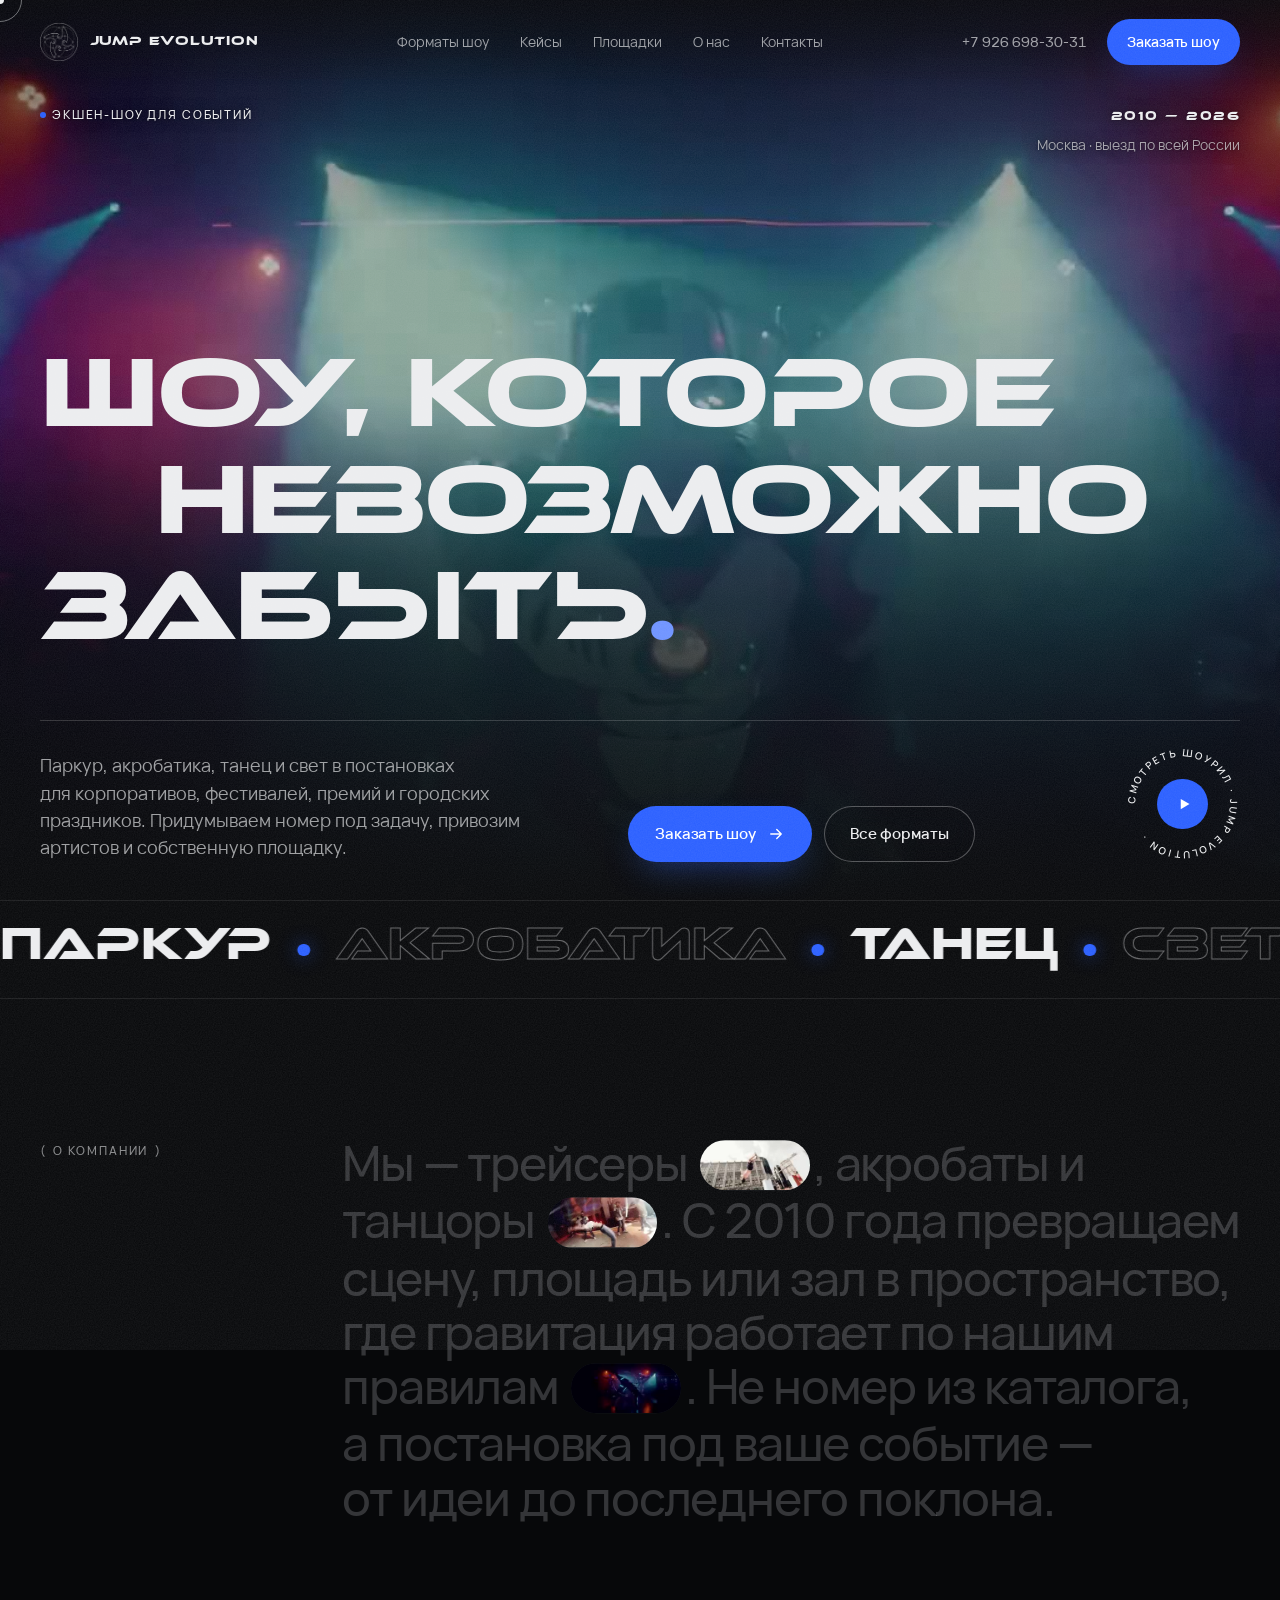
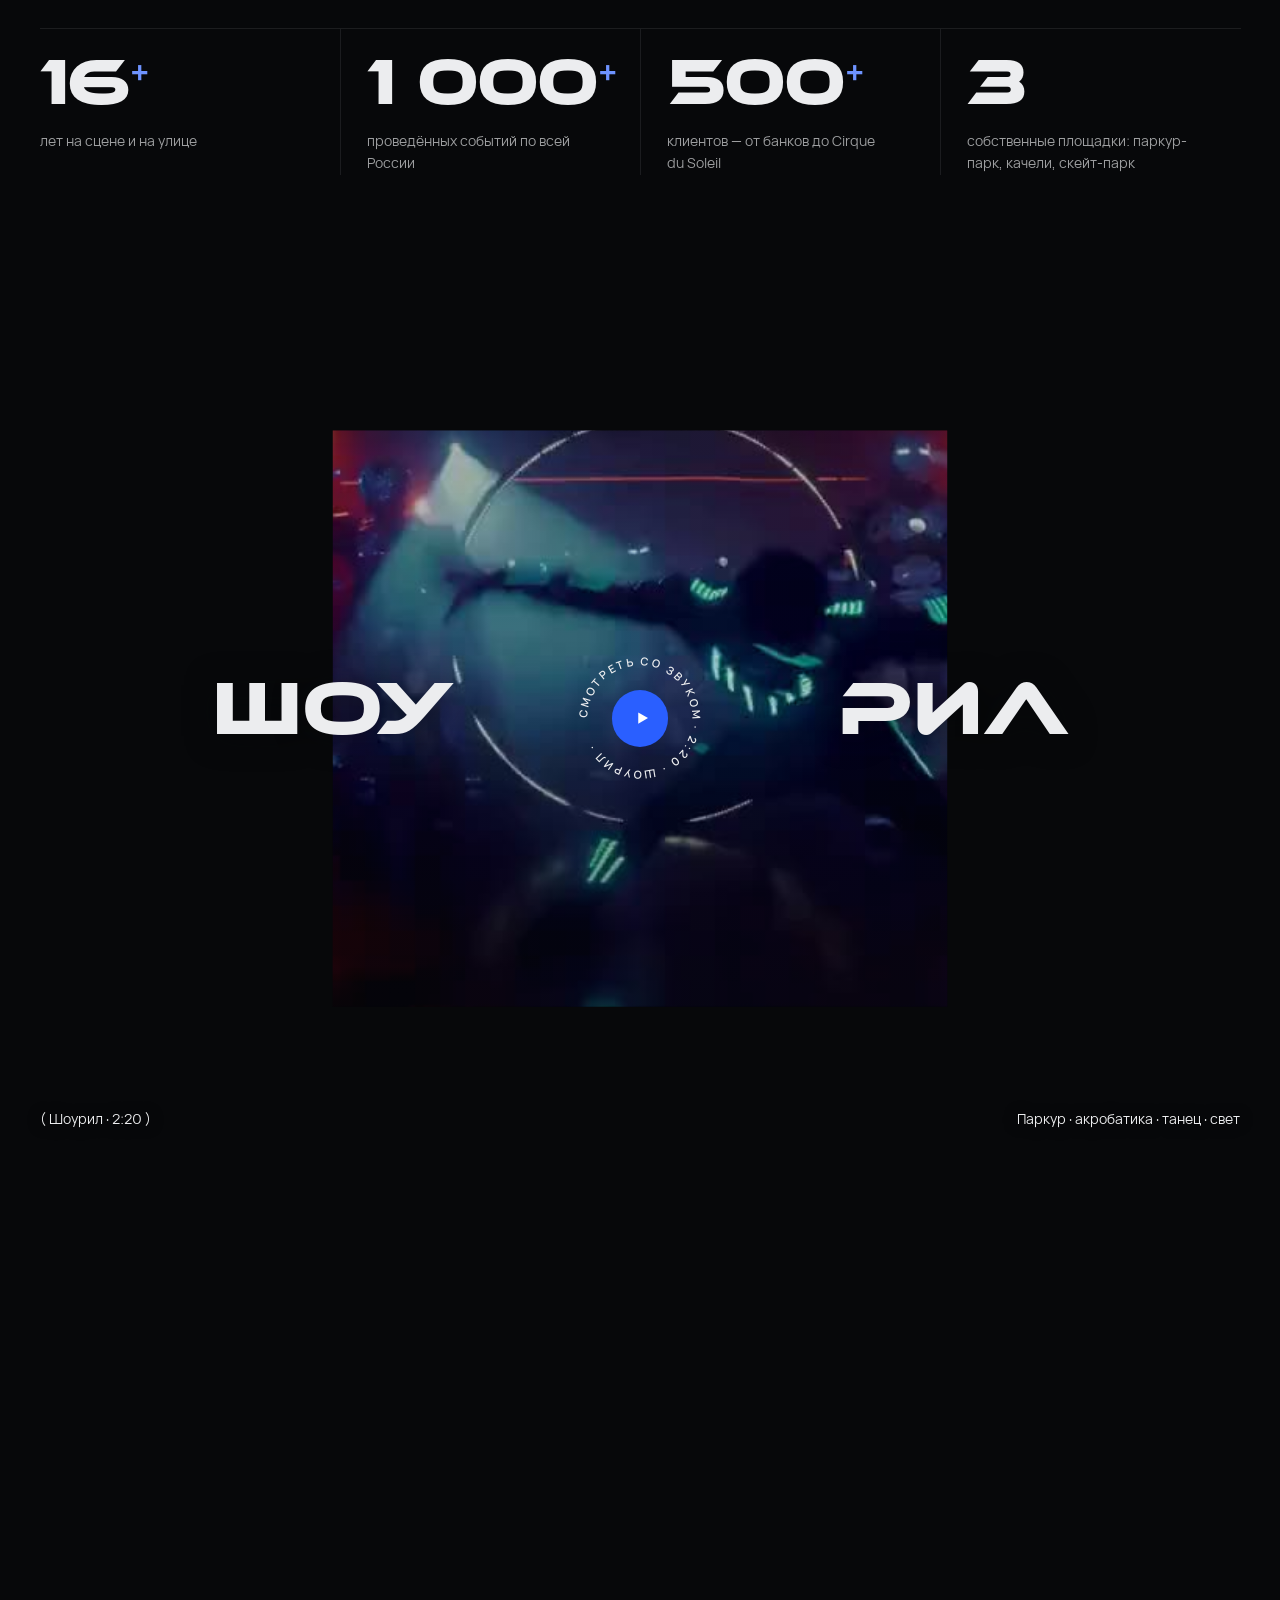
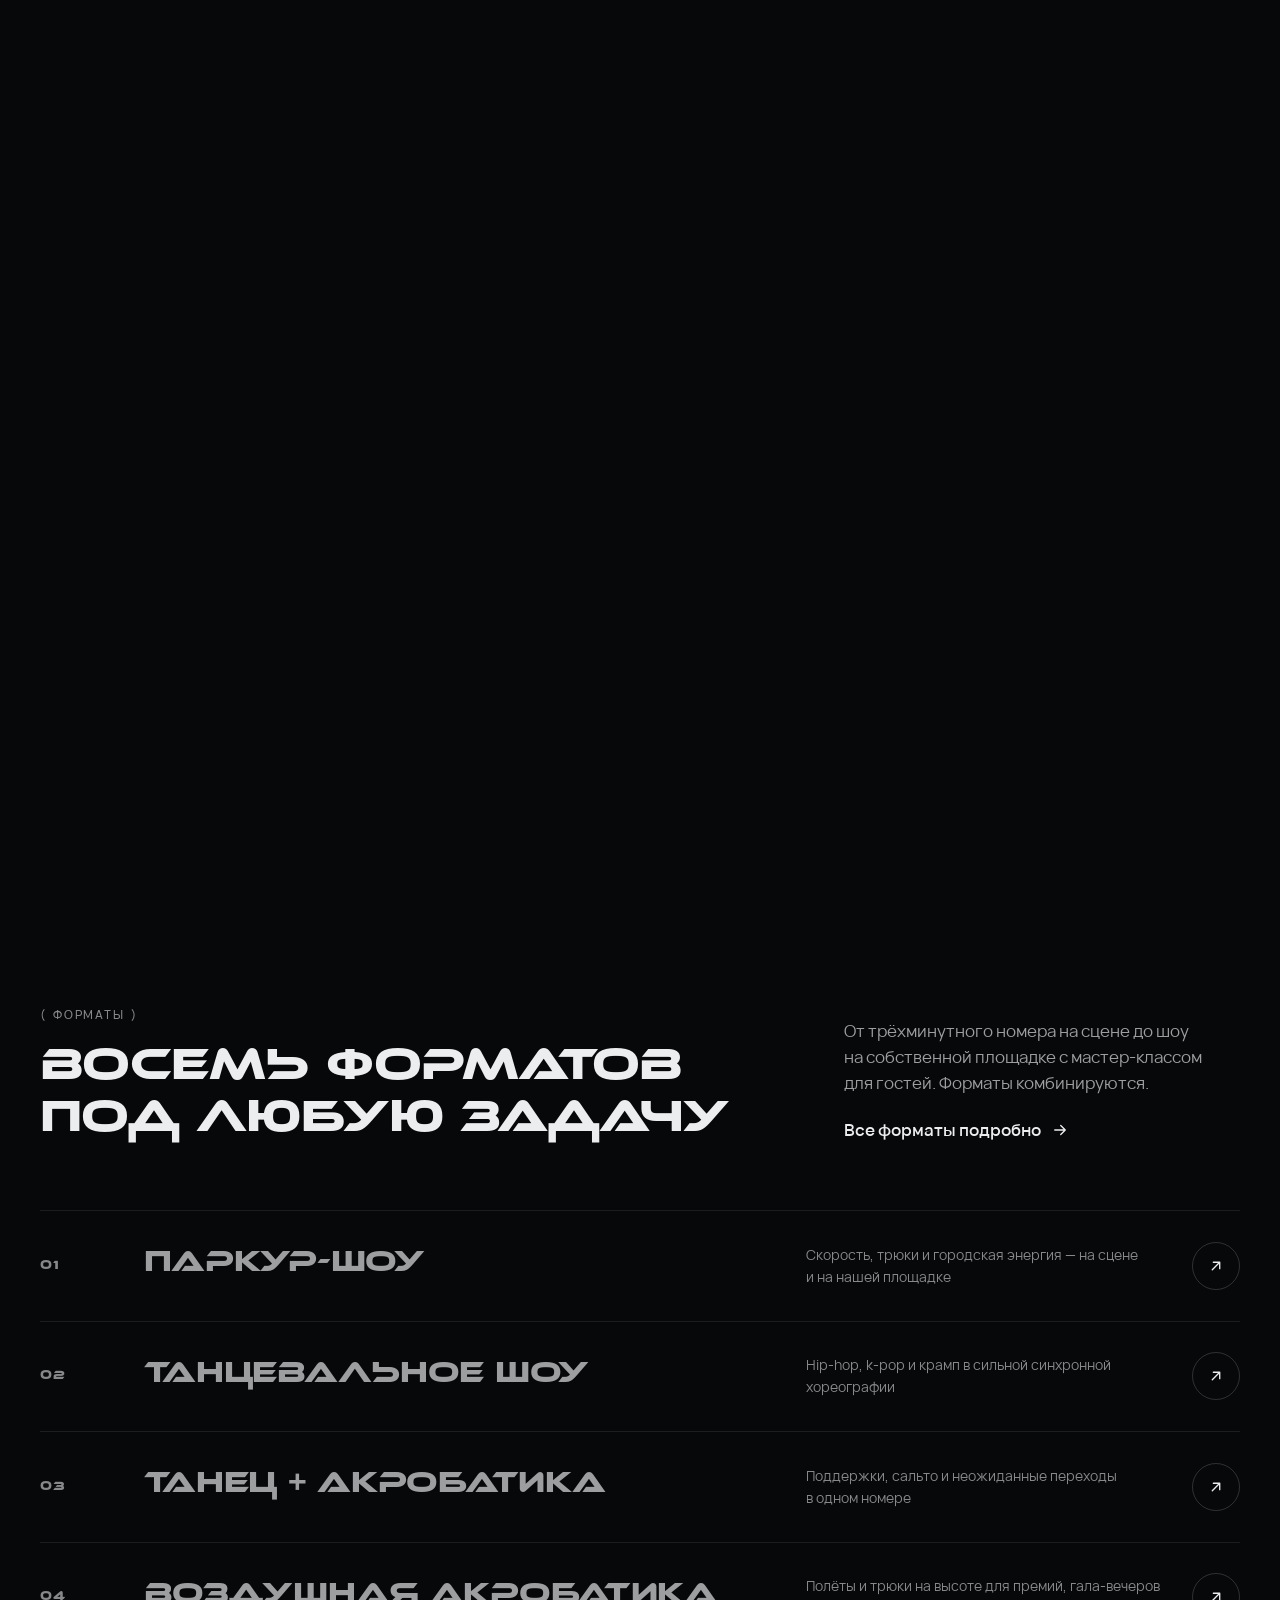
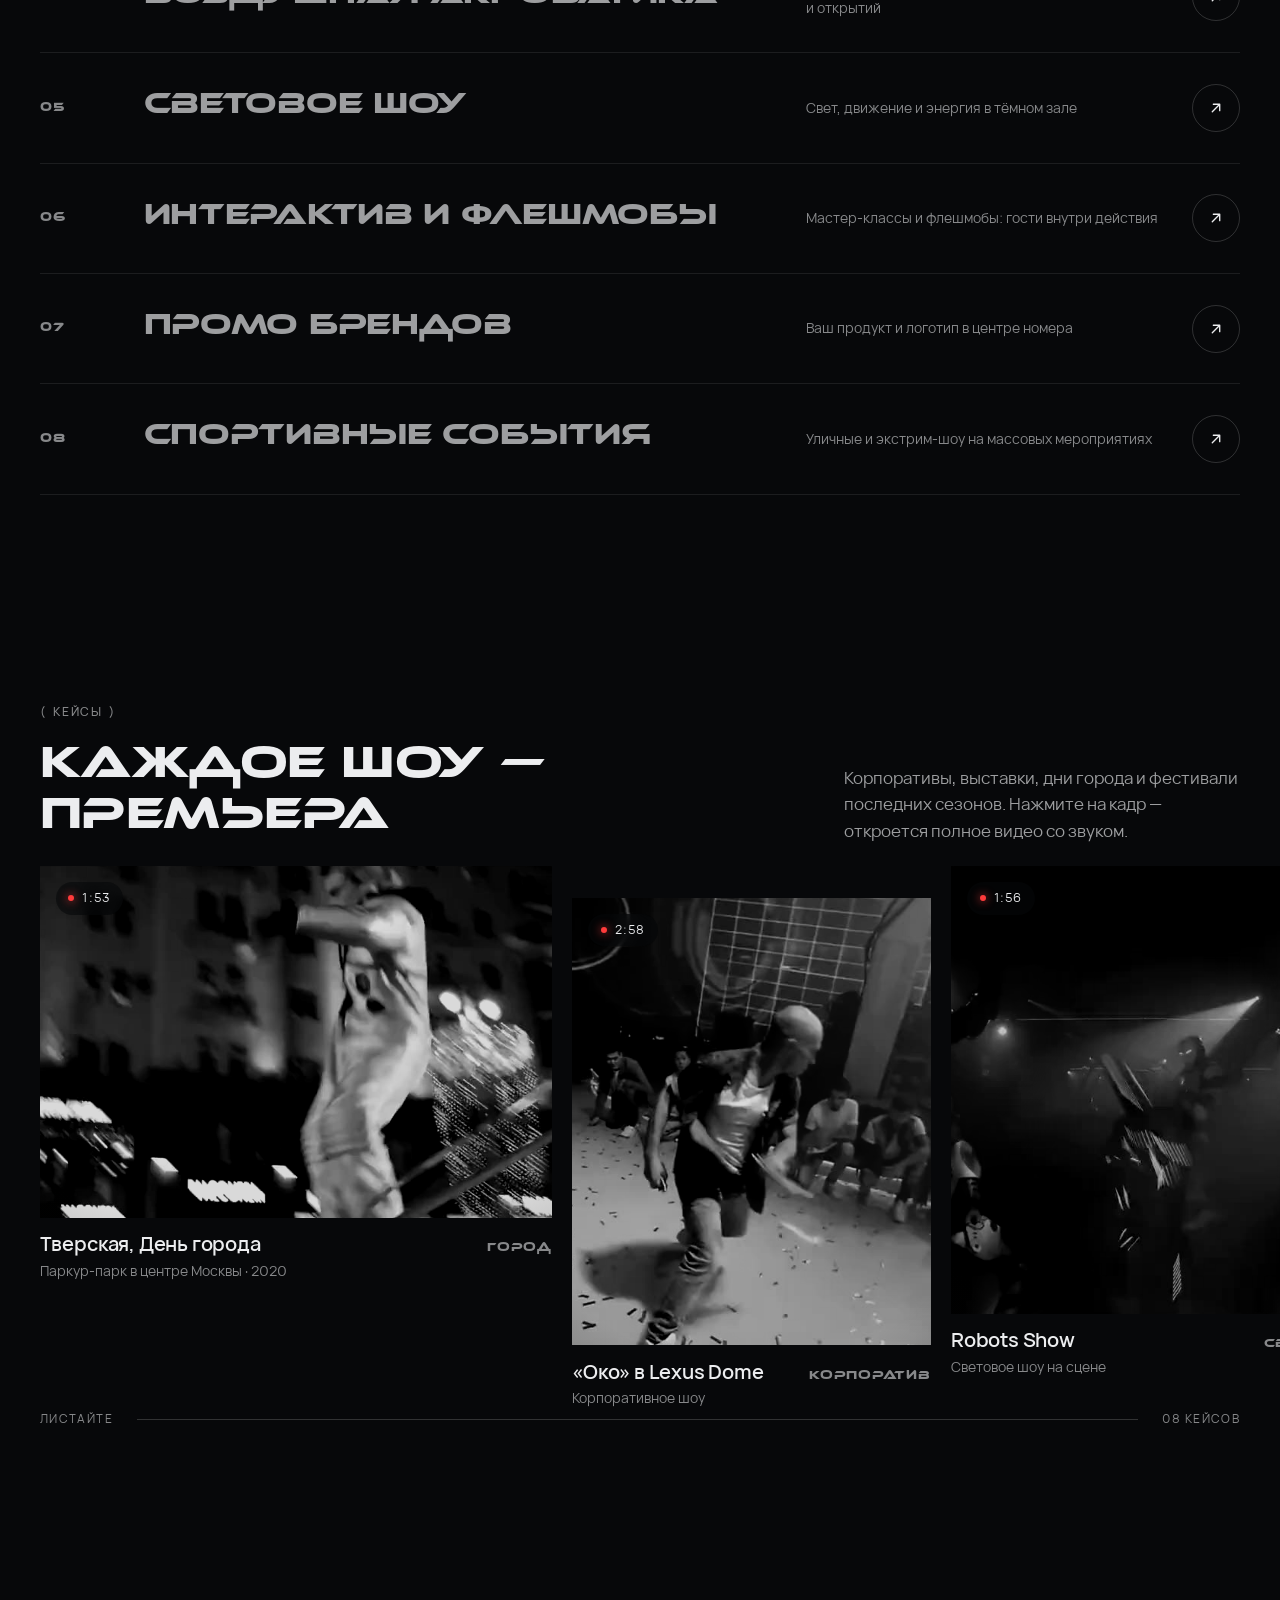
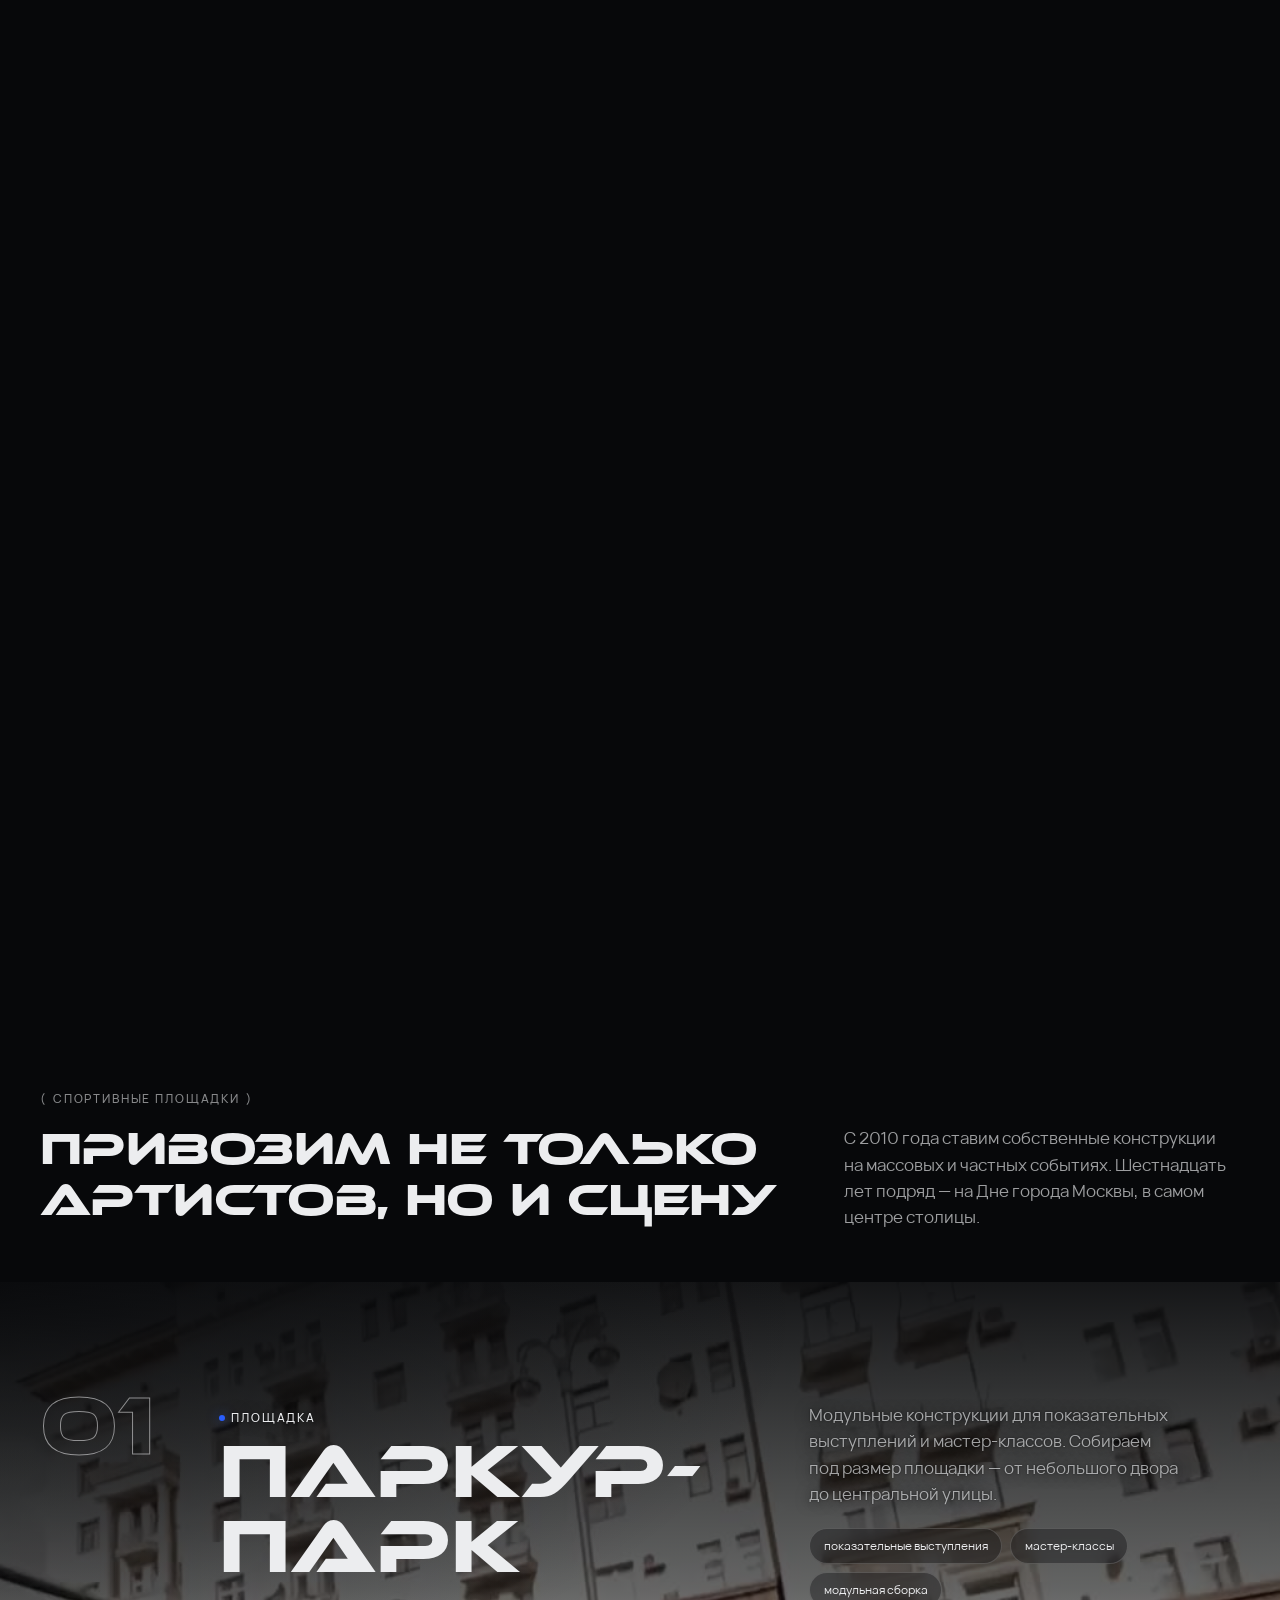
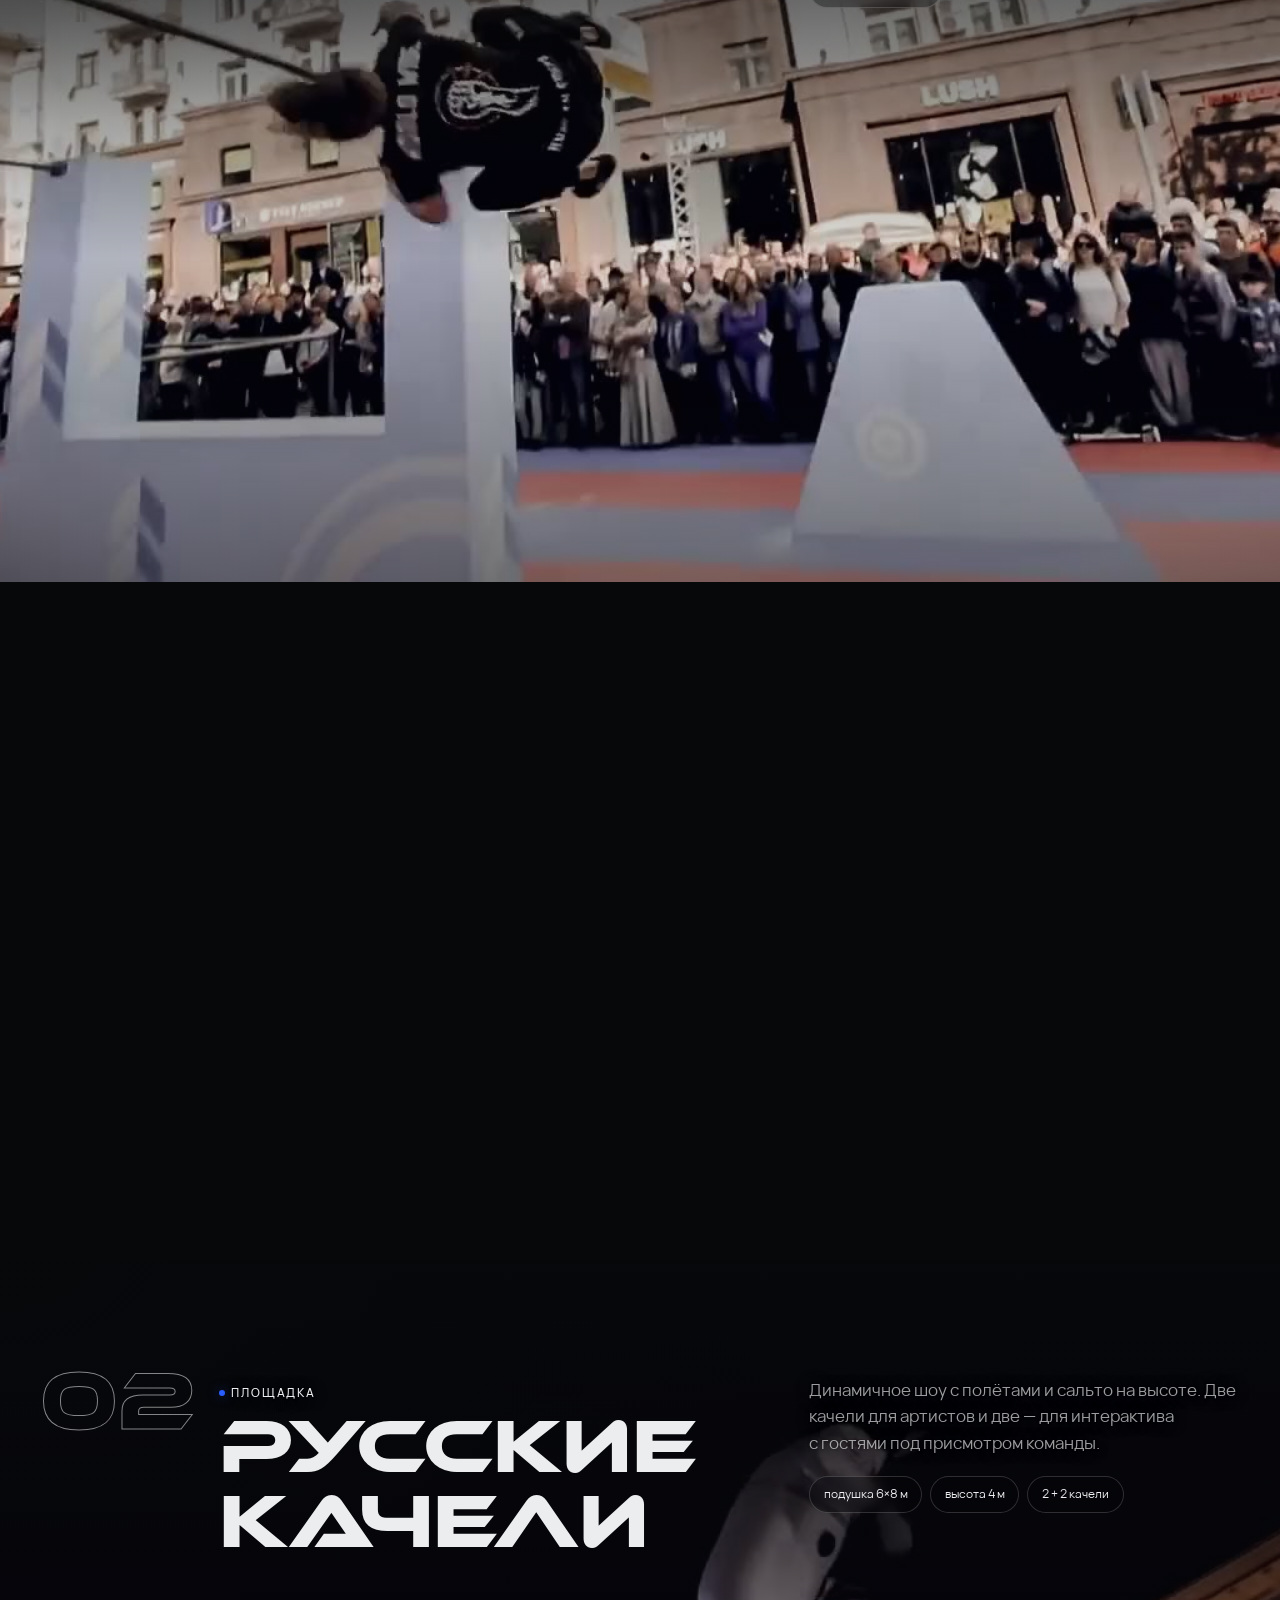
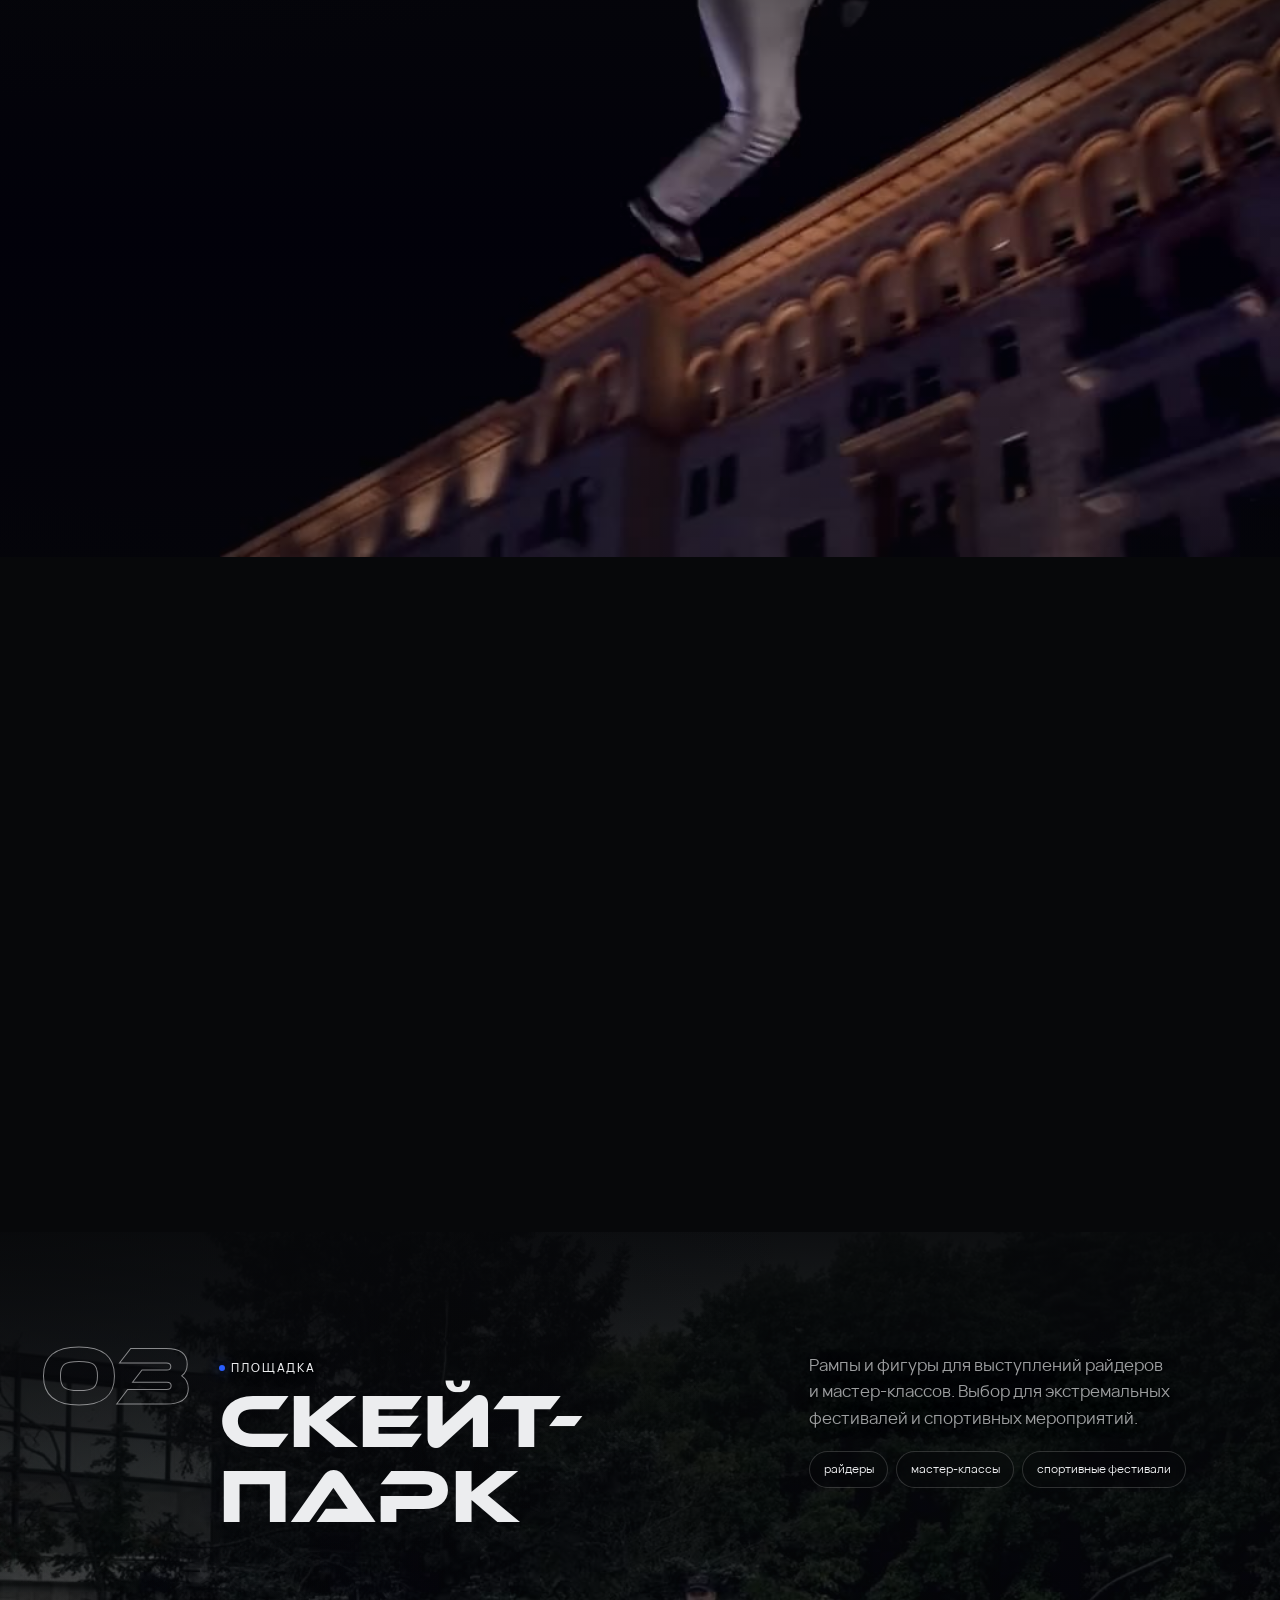
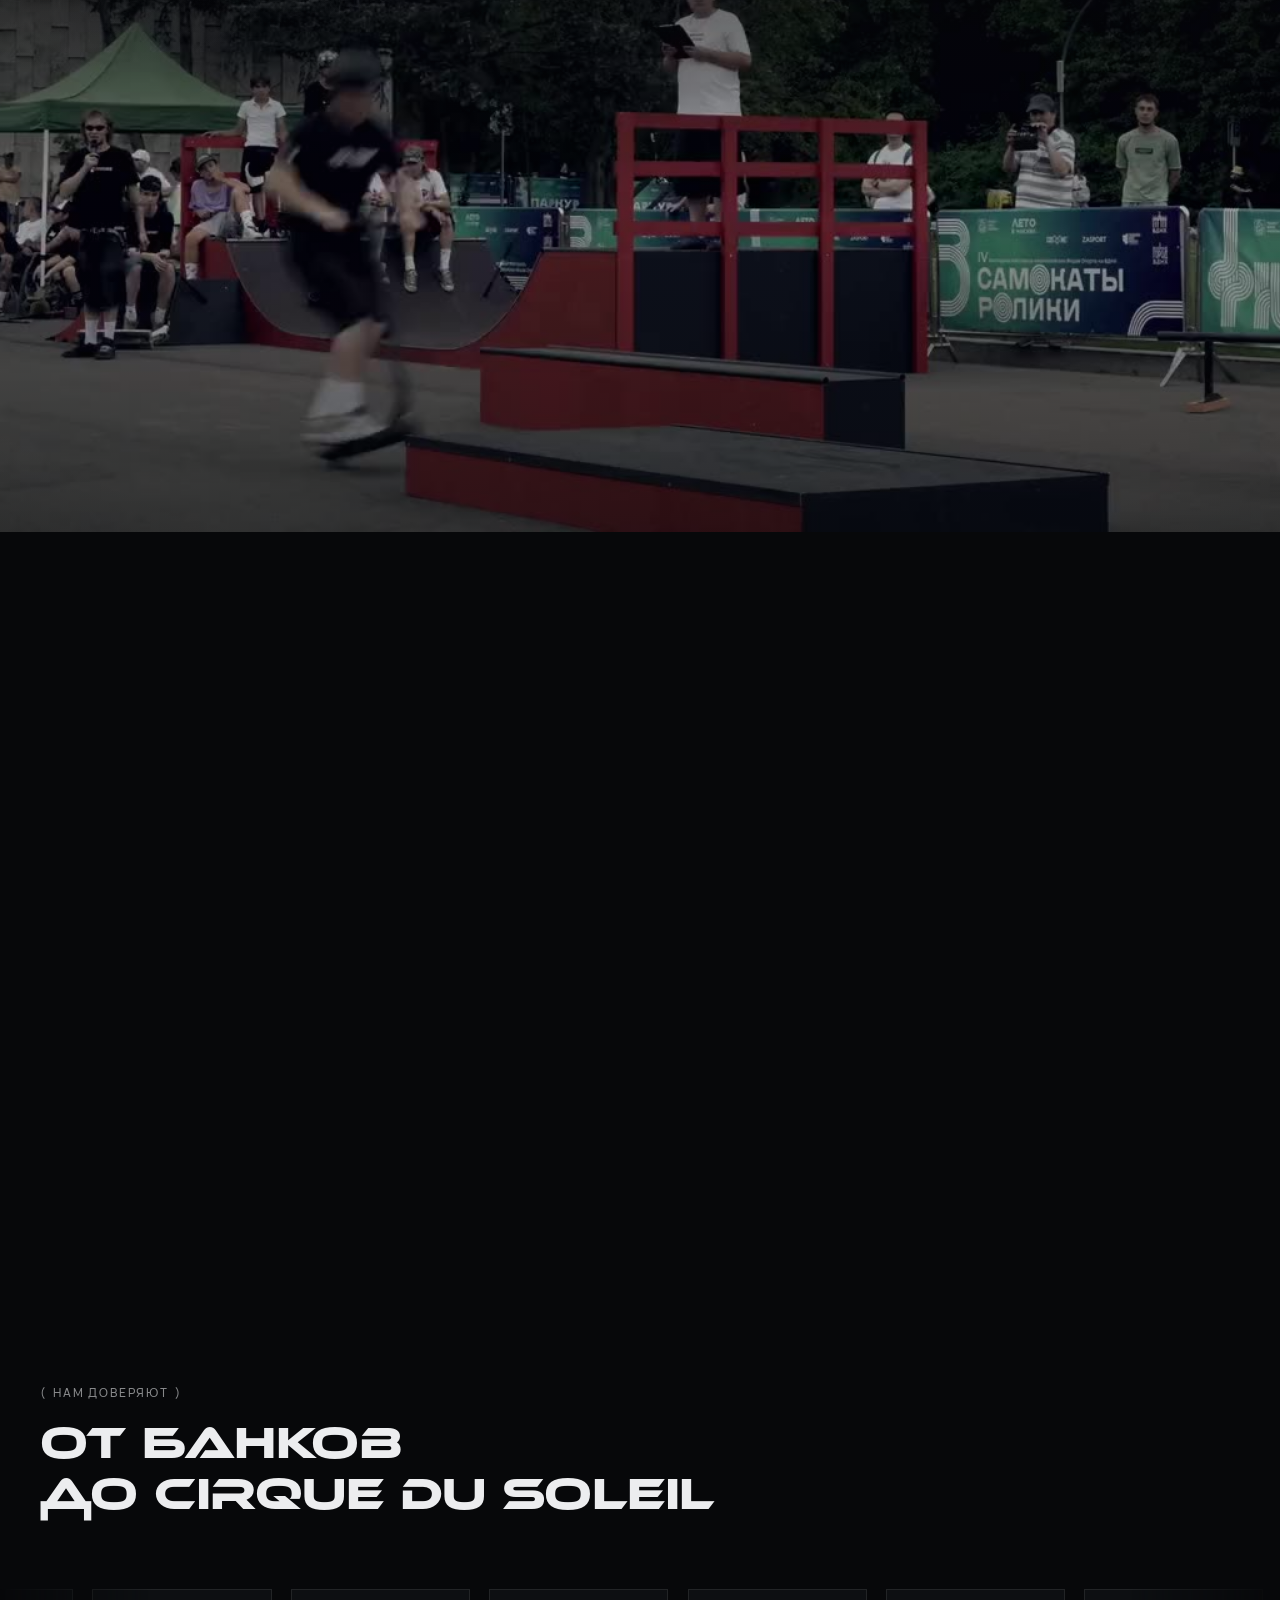
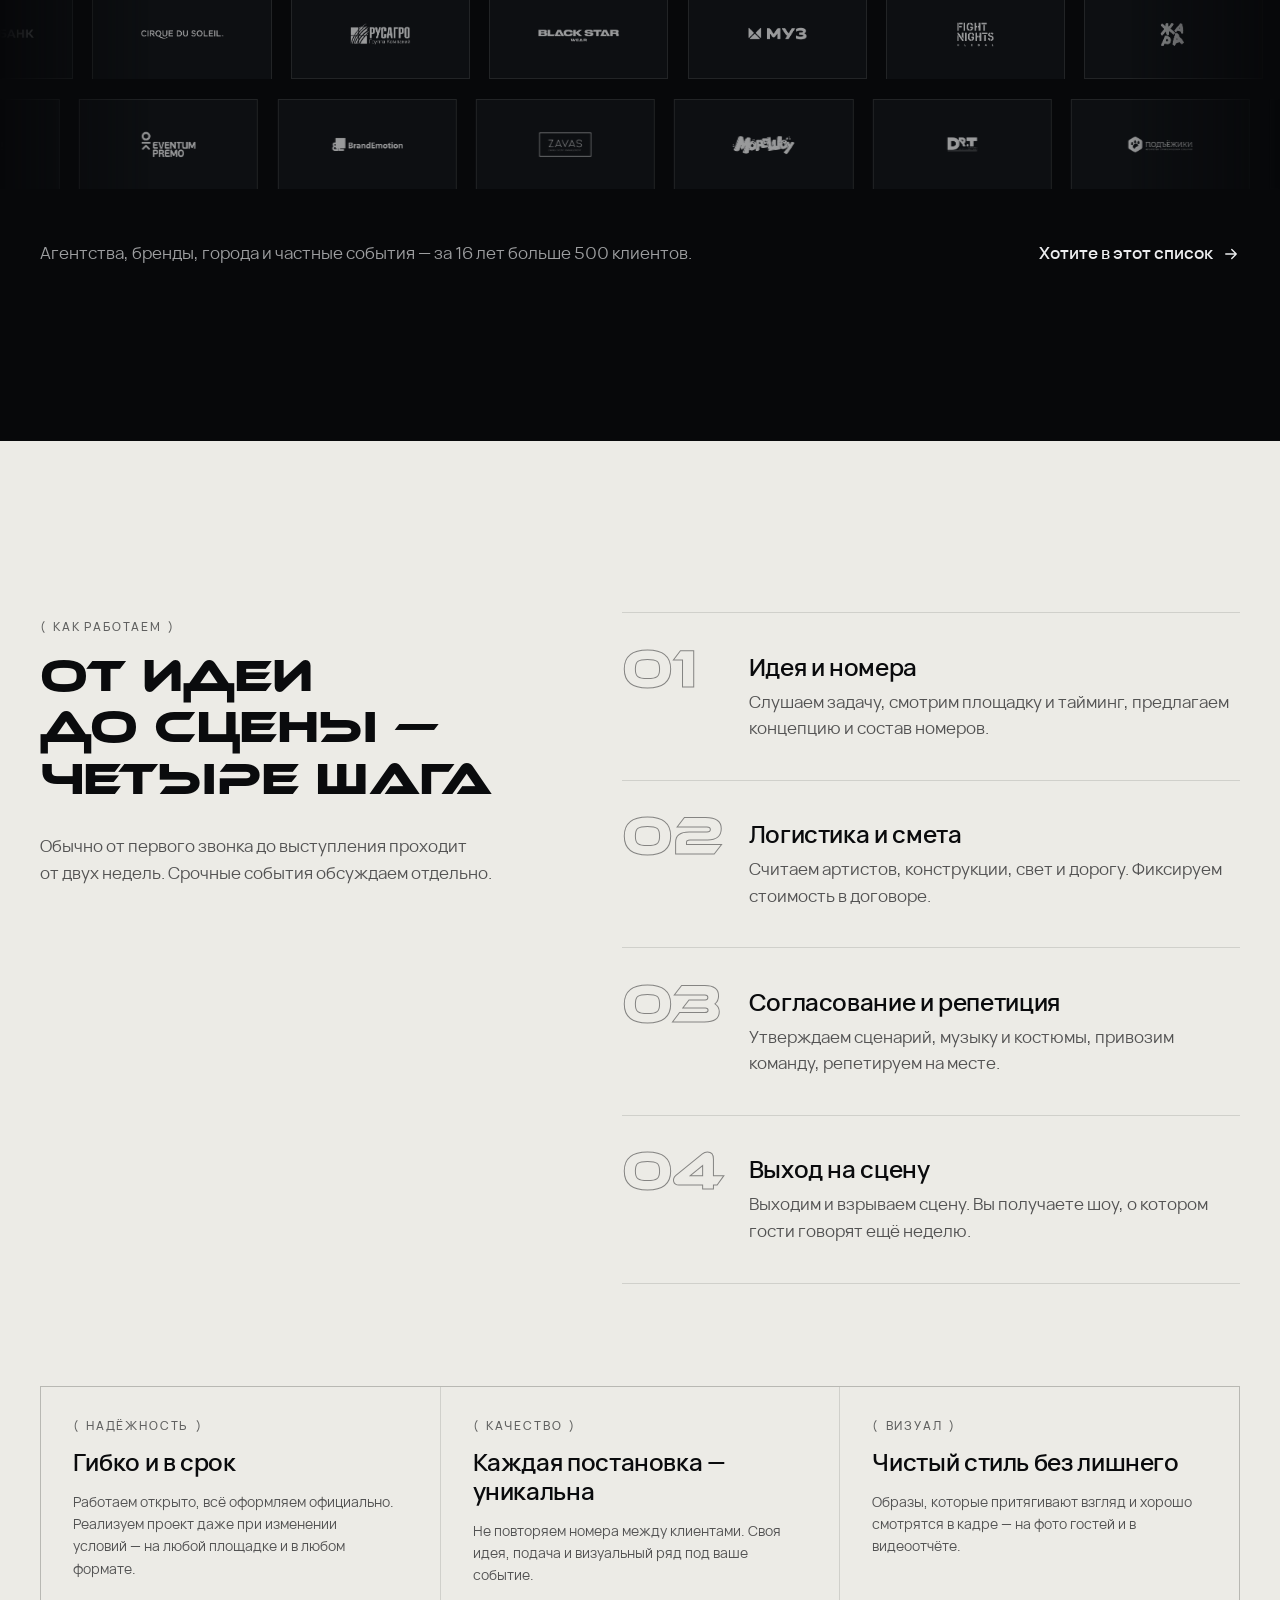
<file: index.html>
<!DOCTYPE html>
<html lang="ru">
<head>
<meta charset="utf-8">
<meta name="viewport" content="width=device-width, initial-scale=1, viewport-fit=cover">
<title>Jump Evolution — экшен-шоу для мероприятий: паркур, акробатика, танец, свет</title>
<meta name="description" content="Jump Evolution — постановочные экшен-шоу для корпоративов, фестивалей, премий и городских событий. Паркур, акробатика, танцевальные и световые шоу, собственные спортивные площадки. 16 лет опыта, 1000+ событий, Москва и вся Россия.">
<link rel="canonical" href="https://jumpevolution.ru/">
<meta name="robots" content="index, follow">
<meta name="theme-color" content="#07080A">
<meta property="og:type" content="website">
<meta property="og:locale" content="ru_RU">
<meta property="og:site_name" content="Jump Evolution">
<meta property="og:title" content="Jump Evolution — шоу, которое невозможно забыть">
<meta property="og:description" content="Паркур, акробатика, танец и свет в постановках для корпоративов, фестивалей, премий и городских праздников. 16 лет опыта, 1000+ событий.">
<meta property="og:url" content="https://jumpevolution.ru/">
<meta property="og:image" content="https://jumpevolution.ru/assets/video/hero.jpg">
<meta name="twitter:card" content="summary_large_image">
<link rel="icon" href="assets/img/logo-mark.png" type="image/png">
<link rel="preload" href="assets/fonts/Ethnocentric-Regular.woff2" as="font" type="font/woff2" crossorigin>
<link rel="preload" href="assets/fonts/VelaSans-Regular.woff2" as="font" type="font/woff2" crossorigin>
<link rel="preload" href="assets/video/hero.jpg" as="image" fetchpriority="high">
<link rel="stylesheet" href="assets/css/style.css">
<script>
  document.documentElement.classList.add('js');
  try { if (!sessionStorage.getItem('je-intro') && !matchMedia('(prefers-reduced-motion: reduce)').matches) document.documentElement.classList.add('is-loading'); } catch (e) {}
</script>
<script type="application/ld+json">
{
  "@context": "https://schema.org",
  "@graph": [
    {
      "@type": "Organization",
      "@id": "https://jumpevolution.ru/#org",
      "name": "Jump Evolution",
      "url": "https://jumpevolution.ru/",
      "logo": "https://jumpevolution.ru/assets/img/logo-full.png",
      "telephone": "+7 926 698-30-31",
      "foundingDate": "2010",
      "description": "Кастомные экшен-шоу для событий: паркур, акробатика, танец, свет. Собственные спортивные площадки.",
      "address": {"@type": "PostalAddress", "addressLocality": "Москва", "addressCountry": "RU"},
      "areaServed": "RU",
      "sameAs": ["https://t.me/daniil_spirtus", "https://rutube.ru/channel/16579936/"]
    },
    {
      "@type": "WebSite",
      "url": "https://jumpevolution.ru/",
      "name": "Jump Evolution",
      "publisher": {"@id": "https://jumpevolution.ru/#org"},
      "inLanguage": "ru-RU"
    },
    {
      "@type": "VideoObject",
      "name": "Jump Evolution Action Show — шоурил",
      "description": "Паркур, акробатика, танец и свет: шоурил команды Jump Evolution.",
      "thumbnailUrl": "https://jumpevolution.ru/assets/video/reel.jpg",
      "uploadDate": "2025-04-22",
      "duration": "PT2M20S",
      "embedUrl": "https://rutube.ru/play/embed/1180b93c9b32b67f5d0e3a216d26dd13"
    }
  ]
}
</script>
</head>
<body data-page="home">
<a class="skip-link" href="#main">Перейти к содержанию</a>

<div class="preloader" aria-hidden="true">
  <div class="preloader-inner">
    <img src="assets/img/logo-mark.png" alt="" width="84" height="84">
    <div class="bar"><i></i></div>
    <span class="count">000</span>
  </div>
</div>

<div class="grain" aria-hidden="true"></div>
<div class="cursor" aria-hidden="true"><div class="cursor-dot"></div><div class="cursor-ring"><span>Смотреть</span></div></div>

<header class="header">
  <div class="container">
    <a class="brand" href="index.html" aria-label="Jump Evolution — на главную">
      <img src="assets/img/logo-mark.png" alt="" width="38" height="38">
      <span>Jump Evolution</span>
    </a>
    <nav class="nav" aria-label="Основное меню">
      <a href="uslugi.html">Форматы шоу</a>
      <a href="#keysy">Кейсы</a>
      <a href="#ploshchadki">Площадки</a>
      <a href="#o-nas">О нас</a>
      <a href="#kontakty">Контакты</a>
    </nav>
    <div class="header-actions">
      <a class="header-phone" href="tel:+79266983031">+7 926 698-30-31</a>
      <a class="btn btn-primary btn-sm" href="#zakazat">Заказать шоу</a>
      <button class="burger" type="button" aria-label="Открыть меню" aria-expanded="false" aria-controls="mobile-menu"><span></span><span></span></button>
    </div>
  </div>
</header>
<div class="mobile-menu" id="mobile-menu">
  <nav aria-label="Мобильное меню">
    <a href="uslugi.html"><small>01</small>Форматы шоу</a>
    <a href="#keysy"><small>02</small>Кейсы</a>
    <a href="#ploshchadki"><small>03</small>Площадки</a>
    <a href="#o-nas"><small>04</small>О нас</a>
    <a href="#zakazat"><small>05</small>Заказать шоу</a>
  </nav>
  <div class="mm-contacts">
    <a href="tel:+79266983031">+7 926 698-30-31</a>
    <a href="https://t.me/daniil_spirtus" target="_blank" rel="noopener">Telegram</a>
    <a href="https://wa.me/79266983031" target="_blank" rel="noopener">WhatsApp</a>
  </div>
</div>

<main id="main">

<!-- ===== 1. Первый экран: видео-монтаж ===== -->
<section class="hero" aria-labelledby="hero-title">
  <div class="hero-media" style="background-image:url(assets/video/hero.jpg)" aria-hidden="true">
    <video data-src="assets/video/hero.mp4" poster="assets/video/hero.jpg" muted loop playsinline preload="none"></video>
  </div>
  <div class="hero-top">
    <div class="container">
      <span class="label dot" data-reveal>Экшен-шоу для событий</span>
      <div class="meta" data-reveal style="transition-delay:.1s"><b>2010 — 2026</b><span>Москва · выезд по всей России</span></div>
    </div>
  </div>
  <div class="container">
    <h1 class="display t-mega hero-title" id="hero-title" data-split="manual">
      <span class="line"><span>Шоу, которое</span></span>
      <span class="line"><span>невозможно</span></span>
      <span class="line"><span>забыть<span class="blue">.</span></span></span>
    </h1>
    <div class="hero-bottom">
      <p class="lead">Паркур, акробатика, танец и свет в постановках для корпоративов, фестивалей, премий и городских праздников. Придумываем номер под задачу, привозим артистов и собственную площадку.</p>
      <div class="hero-actions" data-reveal style="transition-delay:.45s">
        <a class="btn btn-primary" href="#zakazat" data-magnetic=".25">Заказать шоу <svg viewBox="0 0 24 24" fill="none" stroke="currentColor" stroke-width="1.8" stroke-linecap="round" stroke-linejoin="round" aria-hidden="true"><path d="M5 12h14M13 6l6 6-6 6"/></svg></a>
        <a class="btn btn-ghost" href="uslugi.html">Все форматы</a>
      </div>
      <button class="orb" type="button" data-video-id="1180b93c9b32b67f5d0e3a216d26dd13" data-title="Jump Evolution Action Show" data-sub="Шоурил · 2:20" data-cursor="play" data-magnetic=".35" aria-label="Смотреть шоурил" data-reveal style="transition-delay:.55s">
        <svg class="orb-ring" viewBox="0 0 100 100" aria-hidden="true"><defs><path id="orb-path-hero" d="M50,50 m-41,0 a41,41 0 1,1 82,0 a41,41 0 1,1 -82,0"/></defs><text><textPath href="#orb-path-hero">Смотреть шоурил · Jump Evolution · </textPath></text></svg>
        <span class="orb-core"><svg viewBox="0 0 24 24" fill="currentColor" aria-hidden="true"><path d="M7 4.5v15l13-7.5z"/></svg></span>
      </button>
    </div>
  </div>
</section>

<!-- ===== 2. Бегущая строка ===== -->
<div class="marquee" aria-hidden="true">
  <div class="marquee-track" data-speed="1.1">
    <span class="word">Паркур</span><span class="sep"></span>
    <span class="word">Акробатика</span><span class="sep"></span>
    <span class="word">Танец</span><span class="sep"></span>
    <span class="word">Свет</span><span class="sep"></span>
    <span class="word">Русские качели</span><span class="sep"></span>
    <span class="word">Флешмобы</span><span class="sep"></span>
    <span class="word">Промо брендов</span><span class="sep"></span>
    <span class="word">Площадки</span><span class="sep"></span>
  </div>
</div>

<!-- ===== 3. Манифест ===== -->
<section class="section manifest" id="o-nas" aria-labelledby="about-title">
  <div class="container">
    <div class="manifest-grid">
      <div><span class="label" data-reveal>О компании</span><h2 class="sr-only" id="about-title">О компании Jump Evolution</h2></div>
      <div>
        <p class="t-xl manifest-text">Мы — <span class="nw">трейсеры <span class="pill-video" aria-hidden="true"><video data-src="assets/video/pill-1.mp4" data-poster="assets/video/pill-1.jpg" muted loop playsinline preload="none"></video></span>,</span> акробаты и <span class="nw">танцоры <span class="pill-video" aria-hidden="true"><video data-src="assets/video/pill-2.mp4" data-poster="assets/video/pill-2.jpg" muted loop playsinline preload="none"></video></span>.</span> С 2010 года превращаем сцену, площадь или зал в пространство, где гравитация работает по нашим <span class="nw">правилам <span class="pill-video" aria-hidden="true"><video data-src="assets/video/pill-3.mp4" data-poster="assets/video/pill-3.jpg" muted loop playsinline preload="none"></video></span>.</span> Не номер из каталога, а постановка под ваше событие — от идеи до последнего поклона.</p>
      </div>
    </div>
    <ul class="counters" aria-label="Ключевые цифры">
      <li class="counter" data-reveal><b><span data-count="16">16</span><sup>+</sup></b><span>лет на сцене и на улице</span></li>
      <li class="counter" data-reveal style="transition-delay:.06s"><b><span data-count="1000">1 000</span><sup>+</sup></b><span>проведённых событий по всей России</span></li>
      <li class="counter" data-reveal style="transition-delay:.12s"><b><span data-count="500">500</span><sup>+</sup></b><span>клиентов — от банков до Cirque du Soleil</span></li>
      <li class="counter" data-reveal style="transition-delay:.18s"><b><span data-count="3">3</span></b><span>собственные площадки: паркур-парк, качели, скейт-парк</span></li>
    </ul>
  </div>
</section>

<!-- ===== 4. Шоурил: кадр раскрывается на весь экран ===== -->
<section class="reel" aria-label="Шоурил">
 <div class="reel-sticky">
  <div class="reel-frame">
    <video data-src="assets/video/reel.mp4" data-poster="assets/video/reel.jpg" muted loop playsinline preload="none"></video>
  </div>
  <div class="reel-title" aria-hidden="true"><span>Шоу</span><span>рил</span></div>
  <div class="reel-play">
    <button class="orb" type="button" data-video-id="1180b93c9b32b67f5d0e3a216d26dd13" data-title="Jump Evolution Action Show" data-sub="Шоурил · 2:20" data-cursor="play" data-magnetic=".35" aria-label="Смотреть шоурил со звуком">
      <svg class="orb-ring" viewBox="0 0 100 100" aria-hidden="true"><defs><path id="orb-path-reel" d="M50,50 m-41,0 a41,41 0 1,1 82,0 a41,41 0 1,1 -82,0"/></defs><text><textPath href="#orb-path-reel">Смотреть со звуком · 2:20 · Шоурил · </textPath></text></svg>
      <span class="orb-core"><svg viewBox="0 0 24 24" fill="currentColor" aria-hidden="true"><path d="M7 4.5v15l13-7.5z"/></svg></span>
    </button>
  </div>
  <div class="reel-cap"><div class="container"><span>( Шоурил · 2:20 )</span><span>Паркур · акробатика · танец · свет</span></div></div>
 </div>
</section>

<!-- ===== 5. Форматы: индекс-лист ===== -->
<section class="section" id="formaty" aria-labelledby="formats-title">
  <div class="container">
    <div class="section-head">
      <div>
        <span class="label" data-reveal>Форматы</span>
        <h2 class="display t-h2" id="formats-title" data-split><span class="line"><span>Восемь форматов</span></span> <span class="line"><span>под любую задачу</span></span></h2>
      </div>
      <div class="side" data-reveal>
        <p>От трёхминутного номера на сцене до шоу на собственной площадке с мастер-классом для гостей. Форматы комбинируются.</p>
        <a class="link-arrow" href="uslugi.html">Все форматы подробно <svg viewBox="0 0 24 24" fill="none" stroke="currentColor" stroke-width="1.8" stroke-linecap="round" stroke-linejoin="round" aria-hidden="true"><path d="M5 12h14M13 6l6 6-6 6"/></svg></a>
      </div>
    </div>
    <div class="formats-list">
      <a class="f-row" href="shou/parkur-shou.html" data-key="parkur" data-reveal>
        <span class="n">01</span><div class="thumb vframe"><video data-src="assets/video/fw-parkur.mp4" data-poster="assets/video/fw-parkur.jpg" muted loop playsinline preload="none"></video></div>
        <h3>Паркур-шоу</h3><p>Скорость, трюки и городская энергия — на сцене и на нашей площадке</p>
        <span class="arr" aria-hidden="true"><svg viewBox="0 0 24 24" fill="none" stroke="currentColor" stroke-width="1.8" stroke-linecap="round" stroke-linejoin="round"><path d="M5 12h14M13 6l6 6-6 6"/></svg></span>
      </a>
      <a class="f-row" href="shou/tancevalnoe-shou.html" data-key="dance" data-reveal>
        <span class="n">02</span><div class="thumb vframe"><video data-src="assets/video/fw-dance.mp4" data-poster="assets/video/fw-dance.jpg" muted loop playsinline preload="none"></video></div>
        <h3>Танцевальное шоу</h3><p>Hip-hop, k-pop и крамп в сильной синхронной хореографии</p>
        <span class="arr" aria-hidden="true"><svg viewBox="0 0 24 24" fill="none" stroke="currentColor" stroke-width="1.8" stroke-linecap="round" stroke-linejoin="round"><path d="M5 12h14M13 6l6 6-6 6"/></svg></span>
      </a>
      <a class="f-row" href="uslugi.html#akrobaticheskoe" data-key="acro" data-reveal>
        <span class="n">03</span><div class="thumb vframe"><video data-src="assets/video/fw-acro.mp4" data-poster="assets/video/fw-acro.jpg" muted loop playsinline preload="none"></video></div>
        <h3>Танец + акробатика</h3><p>Поддержки, сальто и неожиданные переходы в одном номере</p>
        <span class="arr" aria-hidden="true"><svg viewBox="0 0 24 24" fill="none" stroke="currentColor" stroke-width="1.8" stroke-linecap="round" stroke-linejoin="round"><path d="M5 12h14M13 6l6 6-6 6"/></svg></span>
      </a>
      <a class="f-row" href="uslugi.html#vozdushnoe" data-key="aerial" data-reveal>
        <span class="n">04</span><div class="thumb vframe"><video data-src="assets/video/fw-aerial.mp4" data-poster="assets/video/fw-aerial.jpg" muted loop playsinline preload="none"></video></div>
        <h3>Воздушная акробатика</h3><p>Полёты и трюки на высоте для премий, гала-вечеров и открытий</p>
        <span class="arr" aria-hidden="true"><svg viewBox="0 0 24 24" fill="none" stroke="currentColor" stroke-width="1.8" stroke-linecap="round" stroke-linejoin="round"><path d="M5 12h14M13 6l6 6-6 6"/></svg></span>
      </a>
      <a class="f-row" href="uslugi.html#svetovoe" data-key="light" data-reveal>
        <span class="n">05</span><div class="thumb vframe"><video data-src="assets/video/fw-light.mp4" data-poster="assets/video/fw-light.jpg" muted loop playsinline preload="none"></video></div>
        <h3>Световое шоу</h3><p>Свет, движение и энергия в тёмном зале</p>
        <span class="arr" aria-hidden="true"><svg viewBox="0 0 24 24" fill="none" stroke="currentColor" stroke-width="1.8" stroke-linecap="round" stroke-linejoin="round"><path d="M5 12h14M13 6l6 6-6 6"/></svg></span>
      </a>
      <a class="f-row" href="uslugi.html#interaktiv" data-key="interactive" data-reveal>
        <span class="n">06</span><div class="thumb vframe"><video data-src="assets/video/fw-interactive.mp4" data-poster="assets/video/fw-interactive.jpg" muted loop playsinline preload="none"></video></div>
        <h3>Интерактив и флешмобы</h3><p>Мастер-классы и флешмобы: гости внутри действия</p>
        <span class="arr" aria-hidden="true"><svg viewBox="0 0 24 24" fill="none" stroke="currentColor" stroke-width="1.8" stroke-linecap="round" stroke-linejoin="round"><path d="M5 12h14M13 6l6 6-6 6"/></svg></span>
      </a>
      <a class="f-row" href="uslugi.html#promo" data-key="promo" data-reveal>
        <span class="n">07</span><div class="thumb vframe"><video data-src="assets/video/fw-promo.mp4" data-poster="assets/video/fw-promo.jpg" muted loop playsinline preload="none"></video></div>
        <h3>Промо брендов</h3><p>Ваш продукт и логотип в центре номера</p>
        <span class="arr" aria-hidden="true"><svg viewBox="0 0 24 24" fill="none" stroke="currentColor" stroke-width="1.8" stroke-linecap="round" stroke-linejoin="round"><path d="M5 12h14M13 6l6 6-6 6"/></svg></span>
      </a>
      <a class="f-row" href="uslugi.html#sport" data-key="sport" data-reveal>
        <span class="n">08</span><div class="thumb vframe"><video data-src="assets/video/fw-sport.mp4" data-poster="assets/video/fw-sport.jpg" muted loop playsinline preload="none"></video></div>
        <h3>Спортивные события</h3><p>Уличные и экстрим-шоу на массовых мероприятиях</p>
        <span class="arr" aria-hidden="true"><svg viewBox="0 0 24 24" fill="none" stroke="currentColor" stroke-width="1.8" stroke-linecap="round" stroke-linejoin="round"><path d="M5 12h14M13 6l6 6-6 6"/></svg></span>
      </a>
    </div>
  </div>
  <div class="f-preview-wrap" aria-hidden="true">
    <div class="f-preview">
      <video data-key="parkur" data-hover data-src="assets/video/f-parkur.mp4" data-poster="assets/video/f-parkur.jpg" muted loop playsinline preload="none"></video>
      <video data-key="dance" data-hover data-src="assets/video/f-dance.mp4" data-poster="assets/video/f-dance.jpg" muted loop playsinline preload="none"></video>
      <video data-key="acro" data-hover data-src="assets/video/f-acro.mp4" data-poster="assets/video/f-acro.jpg" muted loop playsinline preload="none"></video>
      <video data-key="aerial" data-hover data-src="assets/video/f-aerial.mp4" data-poster="assets/video/f-aerial.jpg" muted loop playsinline preload="none"></video>
      <video data-key="light" data-hover data-src="assets/video/f-light.mp4" data-poster="assets/video/f-light.jpg" muted loop playsinline preload="none"></video>
      <video data-key="interactive" data-hover data-src="assets/video/f-interactive.mp4" data-poster="assets/video/f-interactive.jpg" muted loop playsinline preload="none"></video>
      <video data-key="promo" data-hover data-src="assets/video/f-promo.mp4" data-poster="assets/video/f-promo.jpg" muted loop playsinline preload="none"></video>
      <video data-key="sport" data-hover data-src="assets/video/f-sport.mp4" data-poster="assets/video/f-sport.jpg" muted loop playsinline preload="none"></video>
    </div>
  </div>
</section>

<!-- ===== 6. Кейсы: горизонтальная лента ===== -->
<section class="cases" id="keysy" aria-labelledby="cases-title">
  <div class="cases-pin">
    <div class="container">
      <div class="section-head">
        <div>
          <span class="label" data-reveal>Кейсы</span>
          <h2 class="display t-h2" id="cases-title" data-split><span class="line"><span>Каждое шоу —</span></span> <span class="line"><span>премьера</span></span></h2>
        </div>
        <p class="side" data-reveal>Корпоративы, выставки, дни города и фестивали последних сезонов. Нажмите на кадр — откроется полное видео со звуком.</p>
      </div>
    </div>
    <div class="cases-track" data-cursor="play">
      <article class="case" data-video-id="42e0ee172143c6b55a015d3ac75e2b41" data-title="Тверская, День города" data-sub="Паркур-парк в центре Москвы · 1:53" data-cursor="play" tabindex="0" role="button" aria-label="Смотреть видео: Тверская, День города">
        <div class="vframe bw"><span class="play-chip"><i></i>1:53</span><video data-src="assets/video/c-tverskaya.mp4" data-poster="assets/video/c-tverskaya.jpg" muted loop playsinline preload="none"></video></div>
        <div class="case-meta"><div><h3>Тверская, День города</h3><p class="where">Паркур-парк в центре Москвы · 2020</p></div><span class="yr">Город</span></div>
      </article>
      <article class="case" data-video-id="9981eea87aa4077c61498c77a45a9b99" data-title="«Око» в Lexus Dome" data-sub="Корпоративное шоу · 2:58" data-cursor="play" tabindex="0" role="button" aria-label="Смотреть видео: «Око» в Lexus Dome">
        <div class="vframe bw"><span class="play-chip"><i></i>2:58</span><video data-src="assets/video/c-lexus.mp4" data-poster="assets/video/c-lexus.jpg" muted loop playsinline preload="none"></video></div>
        <div class="case-meta"><div><h3>«Око» в Lexus Dome</h3><p class="where">Корпоративное шоу</p></div><span class="yr">Корпоратив</span></div>
      </article>
      <article class="case" data-video-id="93881532f44b9938d118509d70222907" data-title="Robots Show" data-sub="Световое шоу на сцене · 1:56" data-cursor="play" tabindex="0" role="button" aria-label="Смотреть видео: Robots Show">
        <div class="vframe bw"><span class="play-chip"><i></i>1:56</span><video data-src="assets/video/c-robots.mp4" data-poster="assets/video/c-robots.jpg" muted loop playsinline preload="none"></video></div>
        <div class="case-meta"><div><h3>Robots Show</h3><p class="where">Световое шоу на сцене</p></div><span class="yr">Свет</span></div>
      </article>
      <article class="case" data-video-id="0b0ce29b07d592738c28a8bdb23c2903" data-title="SN PRO EXPO" data-sub="Промо на выставке · 1:32" data-cursor="play" tabindex="0" role="button" aria-label="Смотреть видео: SN PRO EXPO">
        <div class="vframe bw"><span class="play-chip"><i></i>1:32</span><video data-src="assets/video/c-snpro.mp4" data-poster="assets/video/c-snpro.jpg" muted loop playsinline preload="none"></video></div>
        <div class="case-meta"><div><h3>SN PRO EXPO</h3><p class="where">Промо-выступление на выставке</p></div><span class="yr">Промо</span></div>
      </article>
      <article class="case" data-video-id="db8fcde8f7d1f3bfae39dda9044f7119" data-title="Вечеринка Picnic" data-sub="Корпоратив бренда · 3:08" data-cursor="play" tabindex="0" role="button" aria-label="Смотреть видео: Вечеринка Picnic">
        <div class="vframe bw"><span class="play-chip"><i></i>3:08</span><video data-src="assets/video/c-picnic.mp4" data-poster="assets/video/c-picnic.jpg" muted loop playsinline preload="none"></video></div>
        <div class="case-meta"><div><h3>Вечеринка Picnic</h3><p class="where">Корпоратив бренда</p></div><span class="yr">Корпоратив</span></div>
      </article>
      <article class="case" data-video-id="99400d9638ab32b19cc4c5d831bf4632" data-title="Шоу в Крыму" data-sub="Выездное шоу · 1:43" data-cursor="play" tabindex="0" role="button" aria-label="Смотреть видео: Шоу в Крыму">
        <div class="vframe bw"><span class="play-chip"><i></i>1:43</span><video data-src="assets/video/c-crimea.mp4" data-poster="assets/video/c-crimea.jpg" muted loop playsinline preload="none"></video></div>
        <div class="case-meta"><div><h3>Шоу в Крыму</h3><p class="where">Выездное шоу</p></div><span class="yr">Фестиваль</span></div>
      </article>
      <article class="case" data-video-id="7657b1506078ecb47865c900340f6cba" data-title="Паркур-фестиваль в Москве" data-sub="PKFR TV · 3:45" data-cursor="play" tabindex="0" role="button" aria-label="Смотреть видео: Паркур-фестиваль в Москве">
        <div class="vframe bw"><span class="play-chip"><i></i>3:45</span><video data-src="assets/video/c-pkfr.mp4" data-poster="assets/video/c-pkfr.jpg" muted loop playsinline preload="none"></video></div>
        <div class="case-meta"><div><h3>Паркур-фестиваль в Москве</h3><p class="where">Соревнования и показательные</p></div><span class="yr">Паркур</span></div>
      </article>
      <article class="case" data-video-id="2d94fc1438096163fd8bcde5784bacce" data-title="Скейт-парк Jump Evolution" data-sub="Спортивный фестиваль · 0:51" data-cursor="play" tabindex="0" role="button" aria-label="Смотреть видео: Скейт-парк Jump Evolution">
        <div class="vframe bw"><span class="play-chip"><i></i>0:51</span><video data-src="assets/video/c-skate.mp4" data-poster="assets/video/c-skate.jpg" muted loop playsinline preload="none"></video></div>
        <div class="case-meta"><div><h3>Скейт-парк</h3><p class="where">Спортивный фестиваль</p></div><span class="yr">Спорт</span></div>
      </article>
      <div class="case-end" data-cursor="">
        <span class="label">Портфолио</span>
        <p>Полное портфолио за 16 лет пришлём в мессенджер — с видео под ваш формат и масштаб события.</p>
        <a class="btn btn-ghost" href="https://t.me/daniil_spirtus" target="_blank" rel="noopener">Запросить в Telegram</a>
      </div>
    </div>
    <div class="container">
      <div class="cases-progress-row"><span>Листайте</span><div class="cases-progress"><i></i></div><span>08 кейсов</span></div>
    </div>
  </div>
</section>

<!-- ===== 7. Площадки: стопка экранов ===== -->
<section id="ploshchadki" aria-labelledby="grounds-title">
  <div class="section grounds-intro">
    <div class="container">
      <div class="section-head" style="margin-bottom:0">
        <div>
          <span class="label" data-reveal>Спортивные площадки</span>
          <h2 class="display t-h2" id="grounds-title" data-split><span class="line"><span>Привозим не только</span></span> <span class="line"><span>артистов, но и сцену</span></span></h2>
        </div>
        <p class="side" data-reveal>С 2010 года ставим собственные конструкции на массовых и частных событиях. Шестнадцать лет подряд — на Дне города Москвы, в самом центре столицы.</p>
      </div>
    </div>
  </div>
  <div class="ground-stack">
    <article class="ground-panel">
      <div class="vframe"><video data-src="assets/video/g-park.mp4" data-poster="assets/video/g-park.jpg" muted loop playsinline preload="none"></video></div>
      <div class="shade"></div>
      <div class="ground-inner"><div class="container ground-grid stagger">
        <span class="idx" aria-hidden="true" data-reveal>01</span>
        <div data-reveal><span class="label dot">Площадка</span><h3>Паркур-парк</h3></div>
        <div data-reveal><p>Модульные конструкции для показательных выступлений и мастер-классов. Собираем под размер площадки — от небольшого двора до центральной улицы.</p><div class="specs"><span>показательные выступления</span><span>мастер-классы</span><span>модульная сборка</span></div></div>
      </div></div>
    </article>
    <article class="ground-panel">
      <div class="vframe"><video data-src="assets/video/g-swings.mp4" data-poster="assets/video/g-swings.jpg" muted loop playsinline preload="none"></video></div>
      <div class="shade"></div>
      <div class="ground-inner"><div class="container ground-grid stagger">
        <span class="idx" aria-hidden="true" data-reveal>02</span>
        <div data-reveal><span class="label dot">Площадка</span><h3>Русские качели</h3></div>
        <div data-reveal><p>Динамичное шоу с полётами и сальто на высоте. Две качели для артистов и две — для интерактива с гостями под присмотром команды.</p><div class="specs"><span>подушка 6×8 м</span><span>высота 4 м</span><span>2 + 2 качели</span></div></div>
      </div></div>
    </article>
    <article class="ground-panel">
      <div class="vframe"><video data-src="assets/video/g-skate.mp4" data-poster="assets/video/g-skate.jpg" muted loop playsinline preload="none"></video></div>
      <div class="shade"></div>
      <div class="ground-inner"><div class="container ground-grid stagger">
        <span class="idx" aria-hidden="true" data-reveal>03</span>
        <div data-reveal><span class="label dot">Площадка</span><h3>Скейт-парк</h3></div>
        <div data-reveal><p>Рампы и фигуры для выступлений райдеров и мастер-классов. Выбор для экстремальных фестивалей и спортивных мероприятий.</p><div class="specs"><span>райдеры</span><span>мастер-классы</span><span>спортивные фестивали</span></div></div>
      </div></div>
    </article>
  </div>
</section>

<!-- ===== 8. Клиенты ===== -->
<section class="section" id="klienty" aria-labelledby="clients-title">
  <div class="container">
    <div class="section-head">
      <div>
        <span class="label" data-reveal>Нам доверяют</span>
        <h2 class="display t-h2" id="clients-title" data-split><span class="line"><span>От банков</span></span> <span class="line"><span>до Cirque du Soleil</span></span></h2>
      </div>
    </div>
  </div>
  <div class="logo-rows" data-reveal>
    <div class="logo-row"><div class="marquee-track" data-speed=".55">
      <div class="logo-cell"><img src="assets/img/logos/client-02.png" alt="Сбербанк" loading="lazy"></div>
      <div class="logo-cell"><img src="assets/img/logos/client-13.png" alt="Cirque du Soleil" loading="lazy"></div>
      <div class="logo-cell"><img src="assets/img/logos/client-01.png" alt="Русагро" loading="lazy"></div>
      <div class="logo-cell"><img src="assets/img/logos/client-12.png" alt="Black Star Wear" loading="lazy"></div>
      <div class="logo-cell"><img src="assets/img/logos/client-11.png" alt="МУЗ-ТВ" loading="lazy"></div>
      <div class="logo-cell"><img src="assets/img/logos/client-06.png" alt="Fight Nights Global" loading="lazy"></div>
      <div class="logo-cell"><img src="assets/img/logos/client-09.png" alt="Жара" loading="lazy"></div>
    </div></div>
    <div class="logo-row"><div class="marquee-track" data-speed="-.55">
      <div class="logo-cell"><img src="assets/img/logos/client-04.png" alt="Eventum Premo" loading="lazy"></div>
      <div class="logo-cell"><img src="assets/img/logos/client-03.png" alt="BrandEmotion" loading="lazy"></div>
      <div class="logo-cell"><img src="assets/img/logos/client-05.png" alt="Zavas Event Management" loading="lazy"></div>
      <div class="logo-cell"><img src="assets/img/logos/client-07.png" alt="Морешоу" loading="lazy"></div>
      <div class="logo-cell"><img src="assets/img/logos/client-08.png" alt="DR.T Creative" loading="lazy"></div>
      <div class="logo-cell"><img src="assets/img/logos/client-10.png" alt="Подъёжики" loading="lazy"></div>
    </div></div>
  </div>
  <div class="container">
    <div class="clients-note" data-reveal><span>Агентства, бренды, города и частные события — за 16 лет больше 500 клиентов.</span><a class="link-arrow" href="#zakazat">Хотите в этот список <svg viewBox="0 0 24 24" fill="none" stroke="currentColor" stroke-width="1.8" stroke-linecap="round" stroke-linejoin="round" aria-hidden="true"><path d="M5 12h14M13 6l6 6-6 6"/></svg></a></div>
  </div>
</section>

<!-- ===== 9. Как работаем (светлая сцена) ===== -->
<section class="section section-paper" id="kak-rabotaem" aria-labelledby="process-title">
  <div class="container">
    <div class="process-grid">
      <div class="process-sticky">
        <span class="label" data-reveal>Как работаем</span>
        <h2 class="display t-h2" id="process-title" data-split><span class="line"><span>От идеи</span></span> <span class="line"><span>до сцены —</span></span> <span class="line"><span>четыре шага</span></span></h2>
        <p data-reveal>Обычно от первого звонка до выступления проходит от двух недель. Срочные события обсуждаем отдельно.</p>
      </div>
      <ol class="steps">
        <li class="step" data-reveal><b>01</b><div><h3 class="t-h3">Идея и номера</h3><p>Слушаем задачу, смотрим площадку и тайминг, предлагаем концепцию и состав номеров.</p></div></li>
        <li class="step" data-reveal><b>02</b><div><h3 class="t-h3">Логистика и смета</h3><p>Считаем артистов, конструкции, свет и дорогу. Фиксируем стоимость в договоре.</p></div></li>
        <li class="step" data-reveal><b>03</b><div><h3 class="t-h3">Согласование и репетиция</h3><p>Утверждаем сценарий, музыку и костюмы, привозим команду, репетируем на месте.</p></div></li>
        <li class="step" data-reveal><b>04</b><div><h3 class="t-h3">Выход на сцену</h3><p>Выходим и взрываем сцену. Вы получаете шоу, о котором гости говорят ещё неделю.</p></div></li>
      </ol>
    </div>
    <div class="principles">
      <div class="principle" data-reveal><span class="label">Надёжность</span><h3 class="t-h3">Гибко и в срок</h3><p>Работаем открыто, всё оформляем официально. Реализуем проект даже при изменении условий — на любой площадке и в любом формате.</p></div>
      <div class="principle" data-reveal style="transition-delay:.06s"><span class="label">Качество</span><h3 class="t-h3">Каждая постановка — уникальна</h3><p>Не повторяем номера между клиентами. Своя идея, подача и визуальный ряд под ваше событие.</p></div>
      <div class="principle" data-reveal style="transition-delay:.12s"><span class="label">Визуал</span><h3 class="t-h3">Чистый стиль без лишнего</h3><p>Образы, которые притягивают взгляд и хорошо смотрятся в кадре — на фото гостей и в видеоотчёте.</p></div>
    </div>
  </div>
</section>

<!-- ===== 10. Финал: видео в буквах + заявка ===== -->
<section class="finale" id="kontakty" aria-labelledby="cta-title">
  <div class="vtext" aria-hidden="true">
    <video data-src="assets/video/finale.mp4" data-poster="assets/video/finale.jpg" muted loop playsinline preload="none"></video>
    <p class="vtext-mask"><span>Взорвём</span><span>сцену</span></p>
  </div>
  <div class="container">
    <div class="finale-sub" data-reveal>
      <p>Расскажите о дате, площадке и задаче — вернёмся с идеей и предварительной сметой в течение рабочего дня.</p>
      <a class="orb" href="#zakazat" data-magnetic=".35" style="--orb:132px" aria-label="К форме заявки">
        <svg class="orb-ring" viewBox="0 0 100 100" aria-hidden="true"><defs><path id="orb-path-cta" d="M50,50 m-41,0 a41,41 0 1,1 82,0 a41,41 0 1,1 -82,0"/></defs><text><textPath href="#orb-path-cta">Заказать шоу · Заказать шоу · </textPath></text></svg>
        <span class="orb-core"><svg viewBox="0 0 24 24" fill="none" stroke="currentColor" stroke-width="2" stroke-linecap="round" stroke-linejoin="round" aria-hidden="true" style="margin:0;transform:rotate(90deg)"><path d="M5 12h14M13 6l6 6-6 6"/></svg></span>
      </a>
    </div>
    <div id="zakazat">
      <span class="label" data-reveal>Заявка</span>
      <h2 class="display t-h2 cta-title" id="cta-title" data-split><span class="line"><span>Готовы стать частью</span></span> <span class="line"><span>вашего события</span></span></h2>
    </div>
    <div class="cta-grid">
      <div>
        <div class="contact-list" data-reveal>
          <a href="tel:+79266983031"><span>Телефон</span><b>+7 926 698-30-31</b></a>
          <a href="https://t.me/daniil_spirtus" target="_blank" rel="noopener"><span>Telegram</span><b>@daniil_spirtus</b></a>
          <a href="https://wa.me/79266983031" target="_blank" rel="noopener"><span>WhatsApp</span><b>Написать</b></a>
          <div><span>География</span><b>Москва · вся Россия</b></div>
        </div>
      </div>
      <form class="form" method="post" data-reveal>
        <div class="form-row">
          <div class="field"><label for="f-name">Имя</label><input id="f-name" name="name" type="text" placeholder="Как к вам обращаться" required autocomplete="name"><span class="err">Укажите имя</span></div>
          <div class="field"><label for="f-phone">Телефон</label><input id="f-phone" name="phone" type="tel" placeholder="+7 ___ ___-__-__" required autocomplete="tel" inputmode="tel"><span class="err">Проверьте номер</span></div>
        </div>
        <div class="form-row">
          <div class="field"><label for="f-date">Дата события</label><input id="f-date" name="date" type="date"></div>
          <div class="field"><label for="f-guests">Гостей</label>
            <select id="f-guests" name="guests">
              <option value="">Пока не знаю</option>
              <option>до 100</option>
              <option>100–500</option>
              <option>500–2000</option>
              <option>больше 2000</option>
            </select>
          </div>
        </div>
        <div class="field"><label for="f-msg">Комментарий</label><textarea id="f-msg" name="message" placeholder="Площадка, город, что хочется получить"></textarea></div>
        <div class="form-foot">
          <button class="btn btn-primary" type="submit" data-magnetic=".2">Отправить заявку <svg viewBox="0 0 24 24" fill="none" stroke="currentColor" stroke-width="1.8" stroke-linecap="round" stroke-linejoin="round" aria-hidden="true"><path d="M5 12h14M13 6l6 6-6 6"/></svg></button>
          <small>Нажимая кнопку, вы соглашаетесь с <a href="#">политикой конфиденциальности</a>.</small>
        </div>
        <div class="form-success" role="status" aria-live="polite"><b>Заявка у нас</b><p>Свяжемся в течение рабочего дня. Если срочно — напишите в Telegram или позвоните.</p></div>
      </form>
    </div>
  </div>
</section>

</main>

<footer class="footer">
  <div class="container">
    <div class="footer-grid">
      <div class="footer-brand">
        <a class="brand" href="index.html"><img src="assets/img/logo-mark.png" alt="" width="38" height="38"><span>Jump Evolution</span></a>
        <p>Кастомные экшен-шоу для событий с 2010 года. Паркур, акробатика, танец, свет и собственные спортивные площадки.</p>
      </div>
      <div>
        <h2 class="footer-h">Навигация</h2>
        <ul>
          <li><a href="uslugi.html">Форматы шоу</a></li>
          <li><a href="#keysy">Кейсы</a></li>
          <li><a href="#ploshchadki">Спортивные площадки</a></li>
          <li><a href="#o-nas">О компании</a></li>
          <li><a href="#zakazat">Заказать шоу</a></li>
        </ul>
      </div>
      <div>
        <h2 class="footer-h">Форматы</h2>
        <ul>
          <li><a href="shou/parkur-shou.html">Паркур-шоу</a></li>
          <li><a href="shou/tancevalnoe-shou.html">Танцевальное шоу</a></li>
          <li><a href="uslugi.html#akrobaticheskoe">Акробатическое шоу</a></li>
          <li><a href="uslugi.html#svetovoe">Световое шоу</a></li>
          <li><a href="uslugi.html#interaktiv">Интерактивное шоу</a></li>
          <li><a href="uslugi.html#promo">Промо брендов</a></li>
        </ul>
      </div>
      <div>
        <h2 class="footer-h">Контакты</h2>
        <ul>
          <li><a href="tel:+79266983031">+7 926 698-30-31</a></li>
          <li><a href="https://t.me/daniil_spirtus" target="_blank" rel="noopener">Telegram</a></li>
          <li><a href="https://wa.me/79266983031" target="_blank" rel="noopener">WhatsApp</a></li>
          <li><a href="https://rutube.ru/channel/16579936/" target="_blank" rel="noopener">Rutube</a></li>
        </ul>
      </div>
    </div>
  </div>
  <div class="footer-word" aria-hidden="true">Jump Evolution</div>
  <div class="footer-bottom"><div class="container" style="display:flex;justify-content:space-between;flex-wrap:wrap;gap:1rem">
    <span>© 2010–2026 Jump Evolution</span>
    <a href="#">Политика конфиденциальности</a>
    <span>Дизайн и разработка — студия Moon</span>
  </div></div>
</footer>

<div class="vmodal" role="dialog" aria-modal="true" aria-label="Видео" aria-hidden="true">
  <div class="vmodal-box">
    <div class="vmodal-head"><div><b>Jump Evolution</b><br><span></span></div><button class="vmodal-close" type="button" aria-label="Закрыть видео"><svg viewBox="0 0 24 24" fill="none" stroke="currentColor" stroke-width="1.6" stroke-linecap="round" aria-hidden="true"><path d="M6 6l12 12M18 6L6 18"/></svg></button></div>
    <div class="vmodal-player" data-lenis-prevent></div>
  </div>
</div>

<script src="assets/js/vendor/lenis.min.js" defer></script>
<script src="assets/js/vendor/gsap.min.js" defer></script>
<script src="assets/js/vendor/ScrollTrigger.min.js" defer></script>
<script src="assets/js/main.js" defer></script>
</body>
</html>
</file>
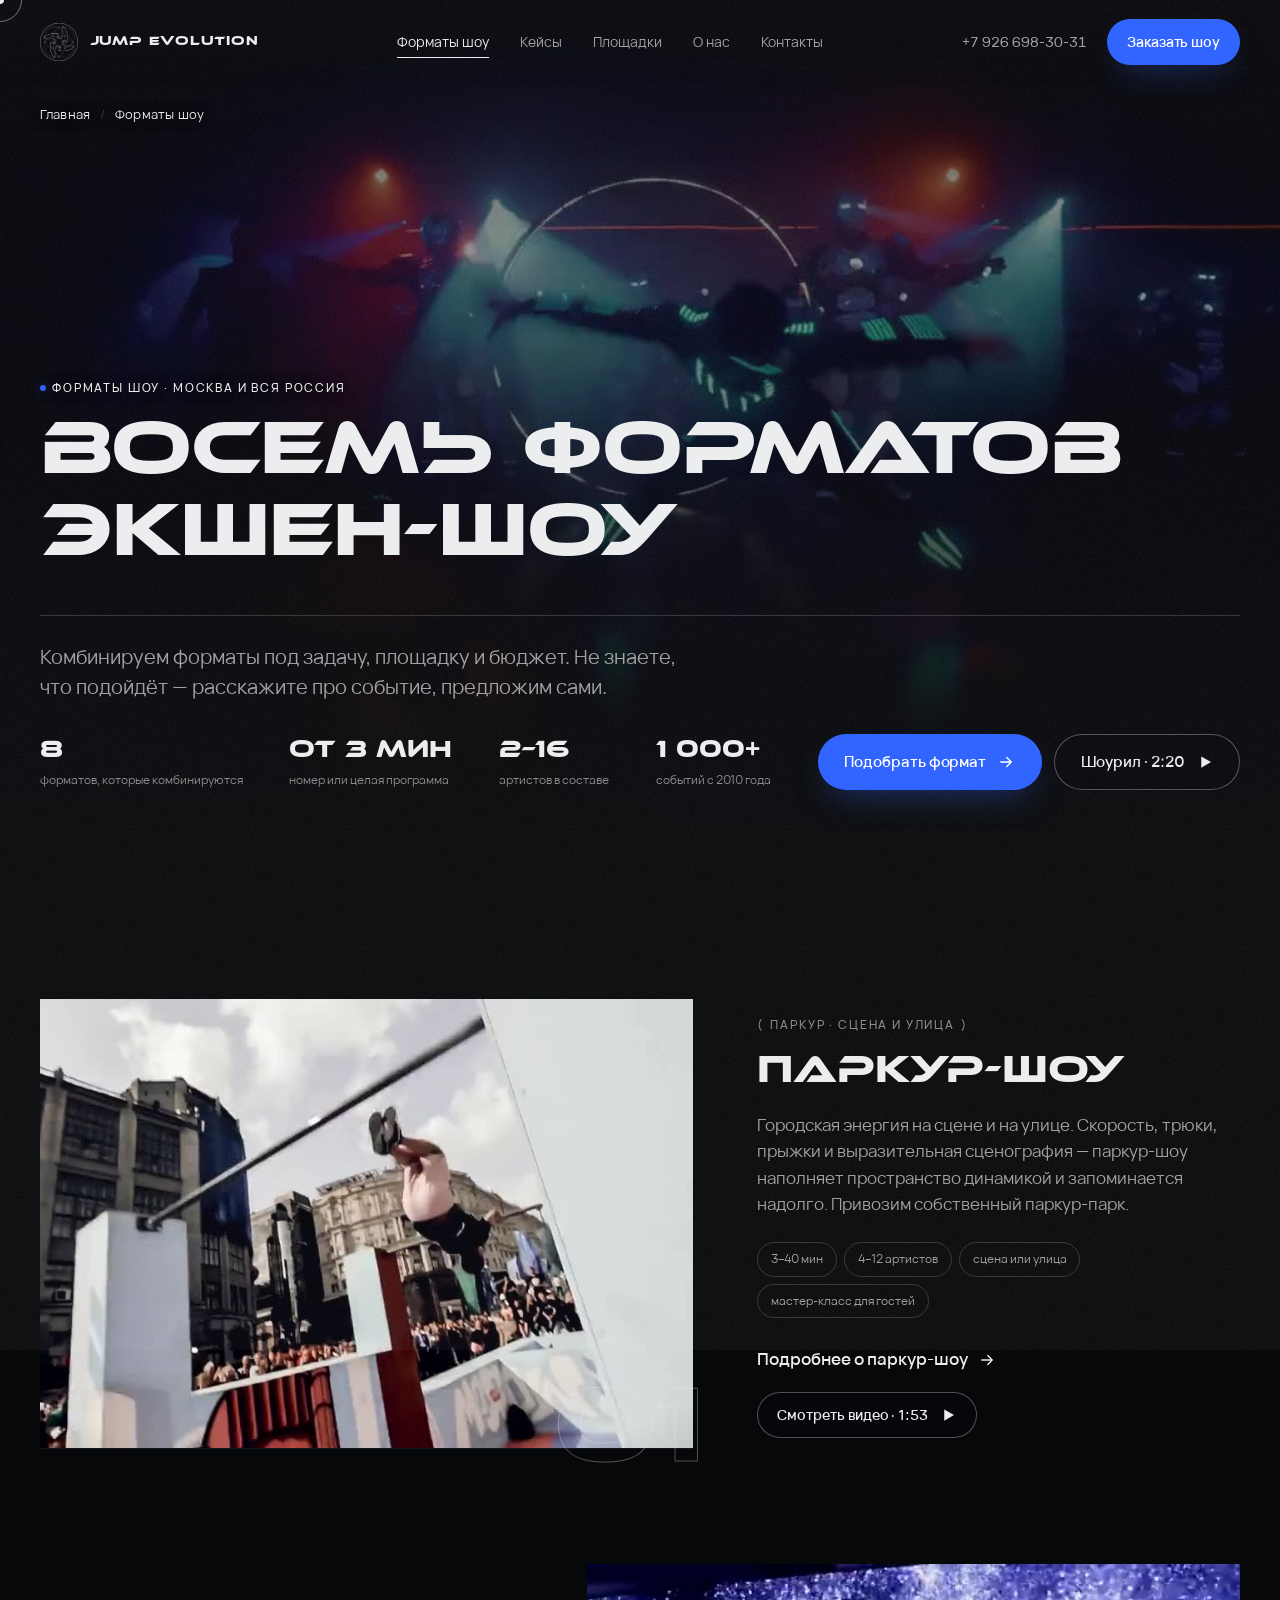
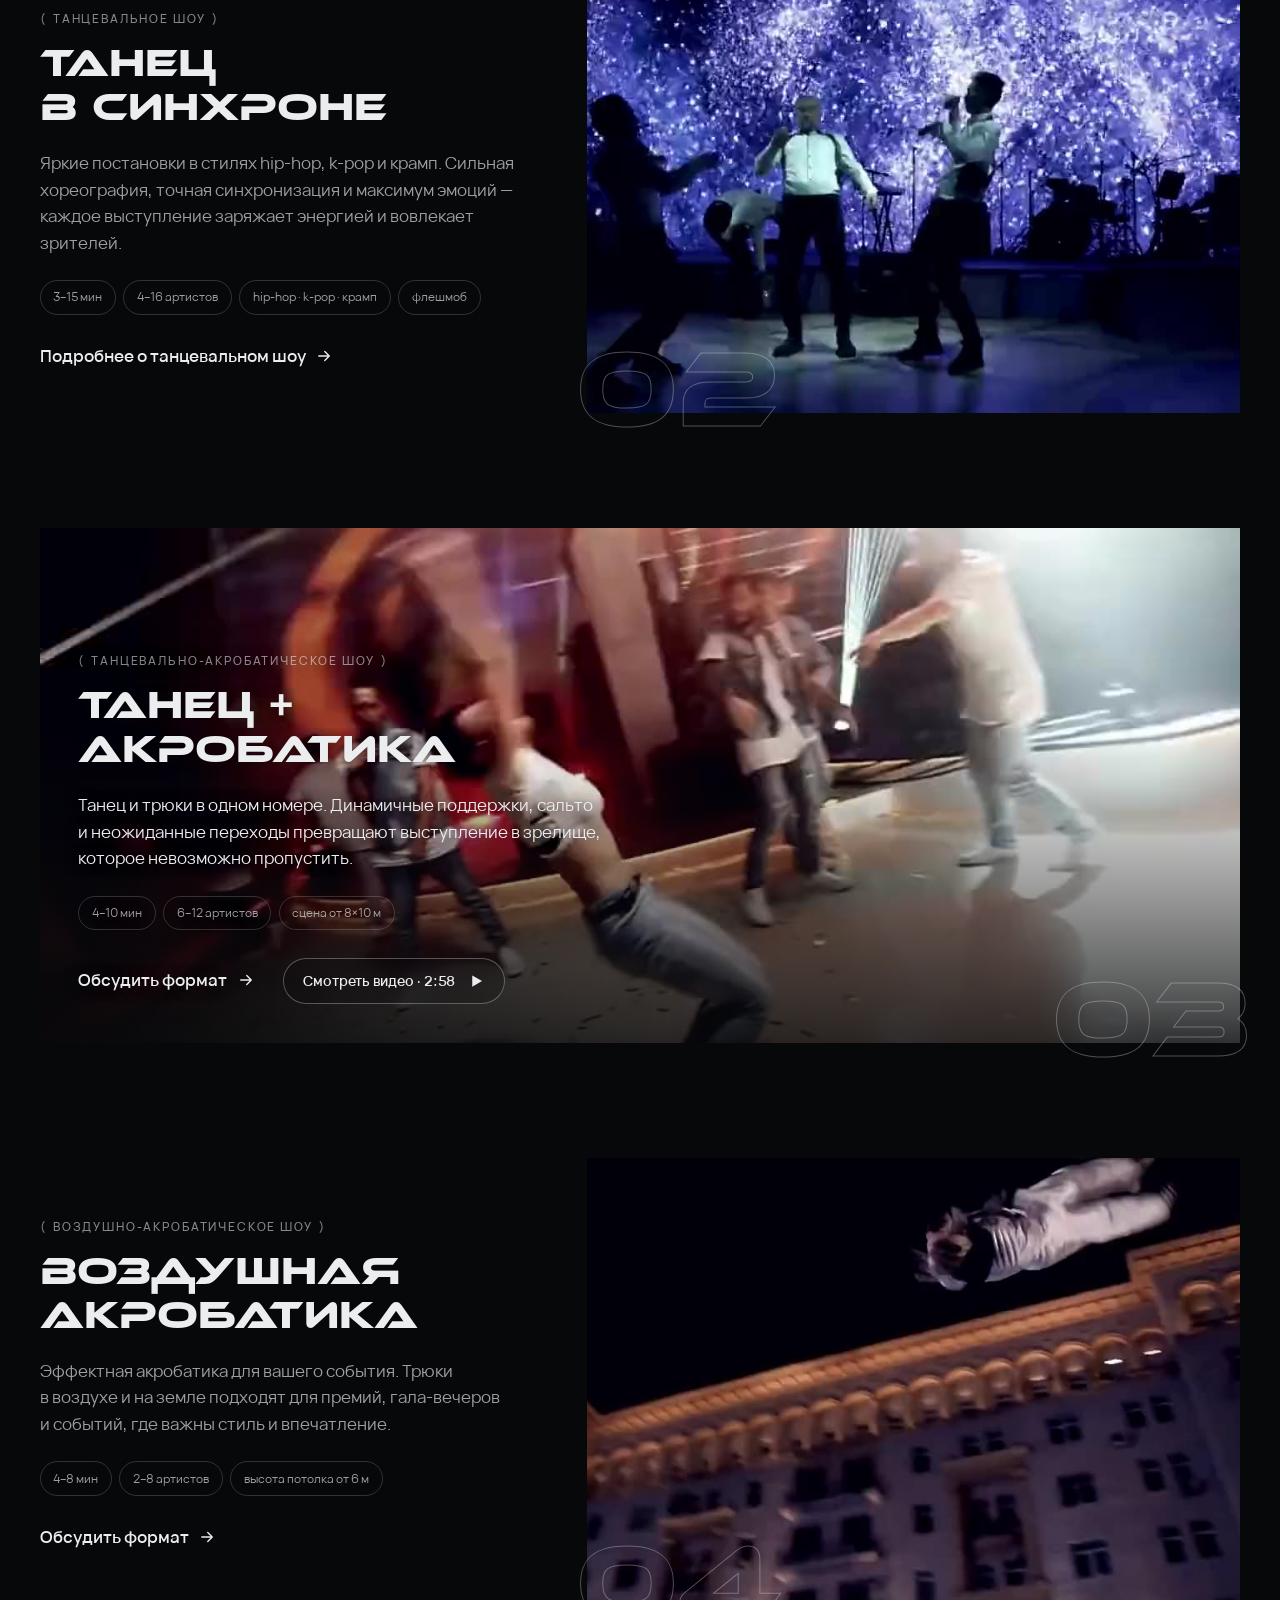
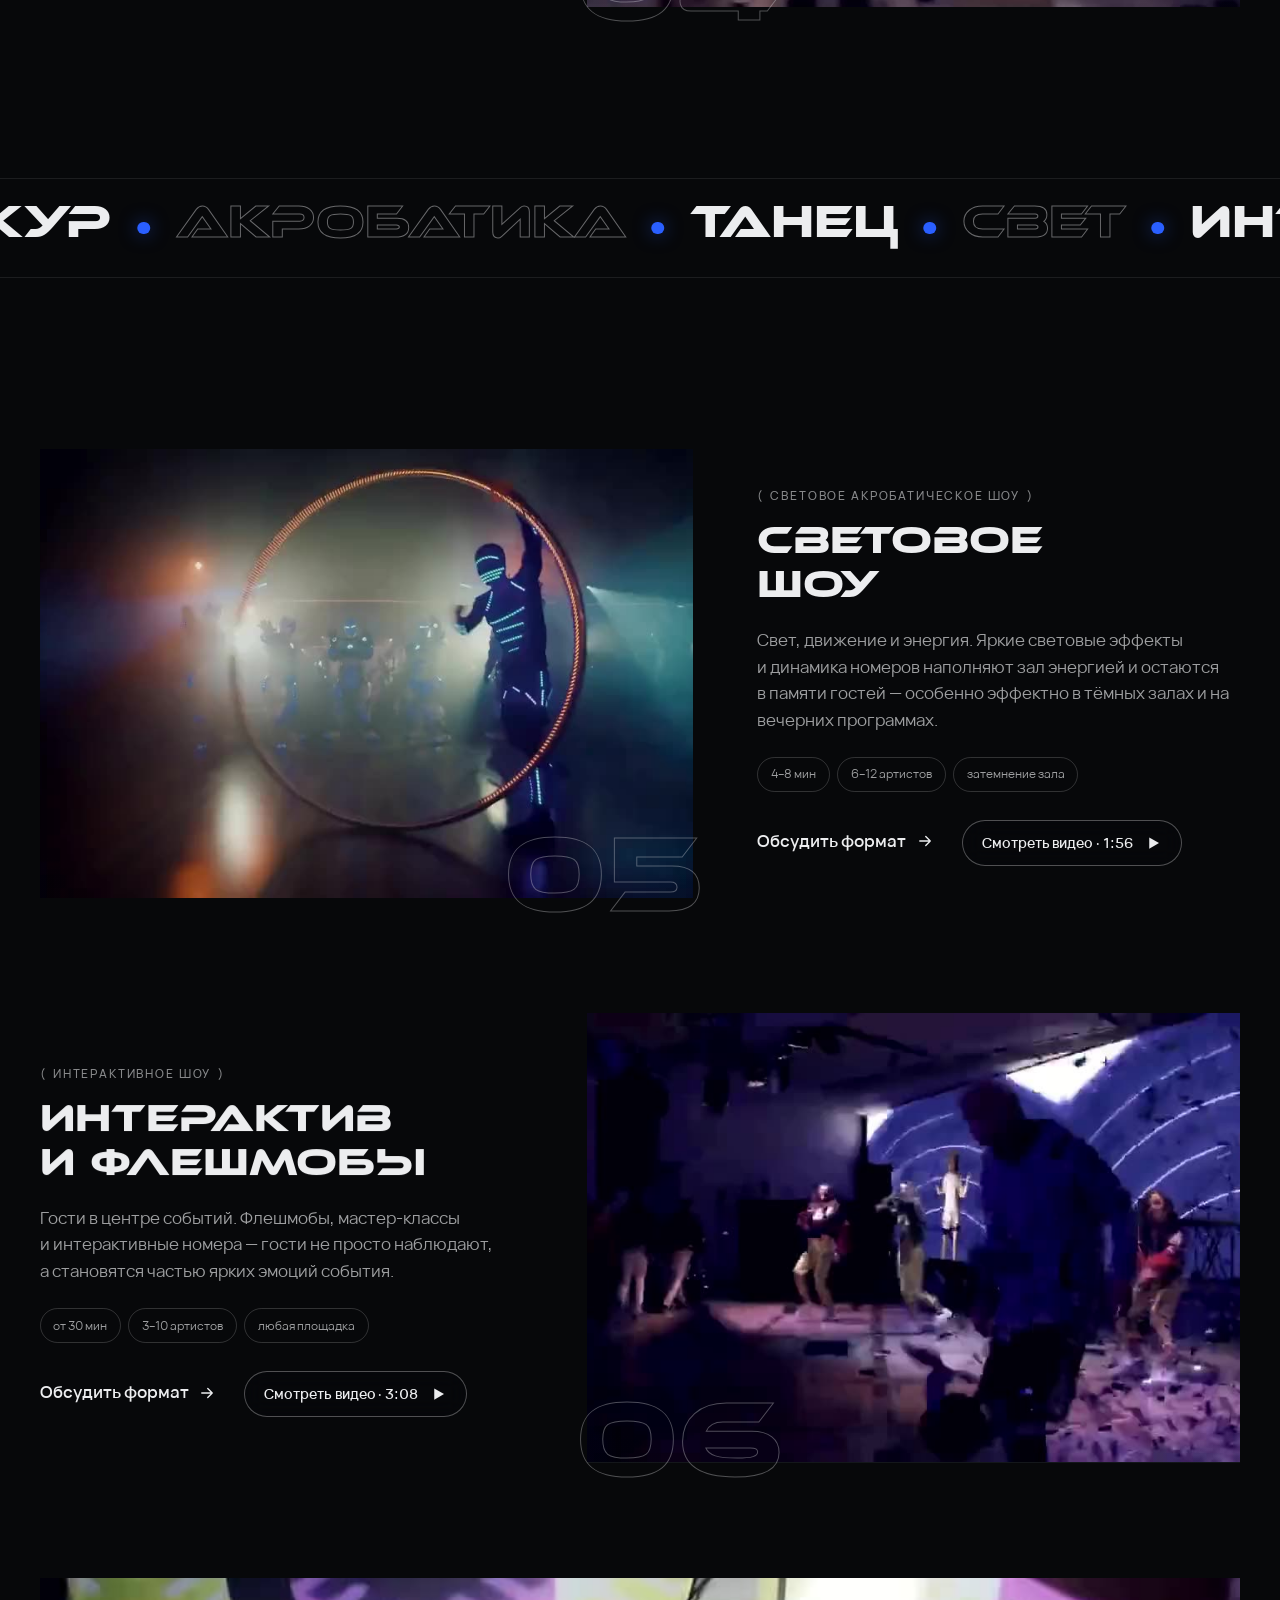
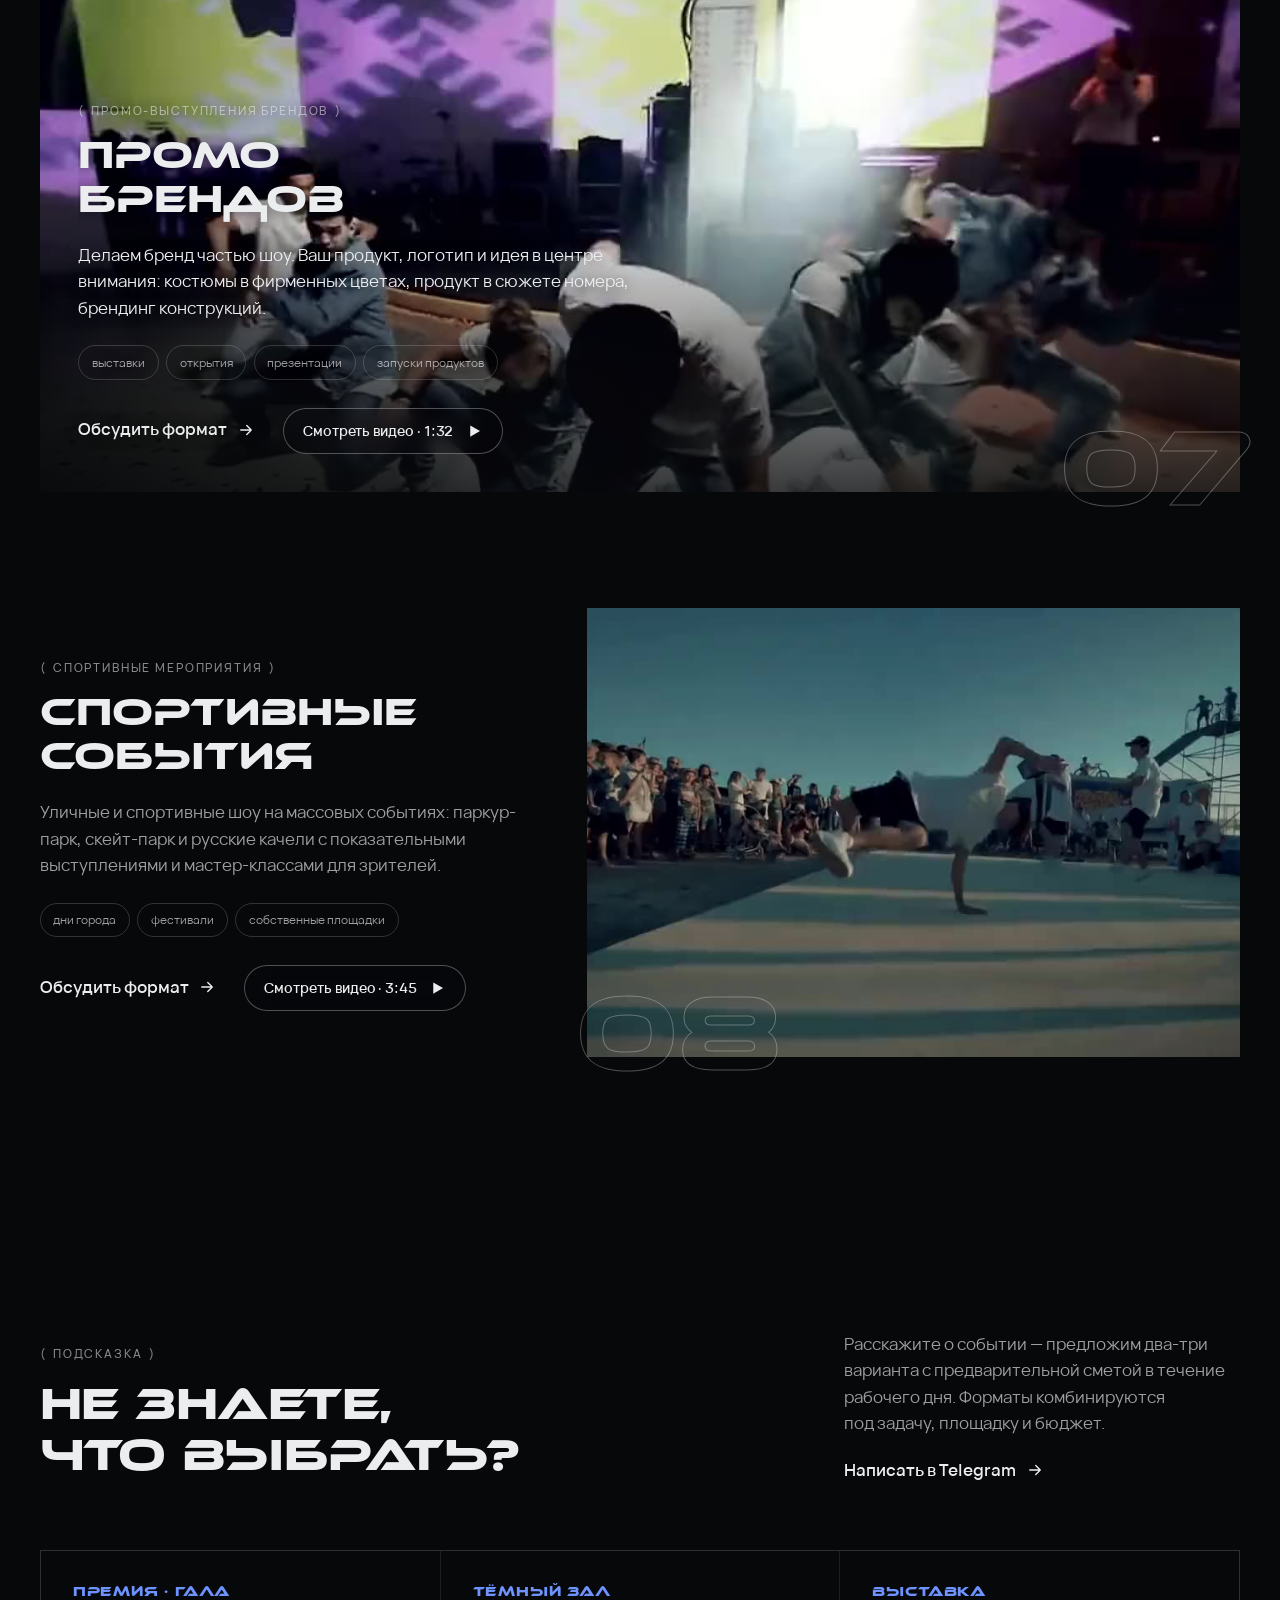
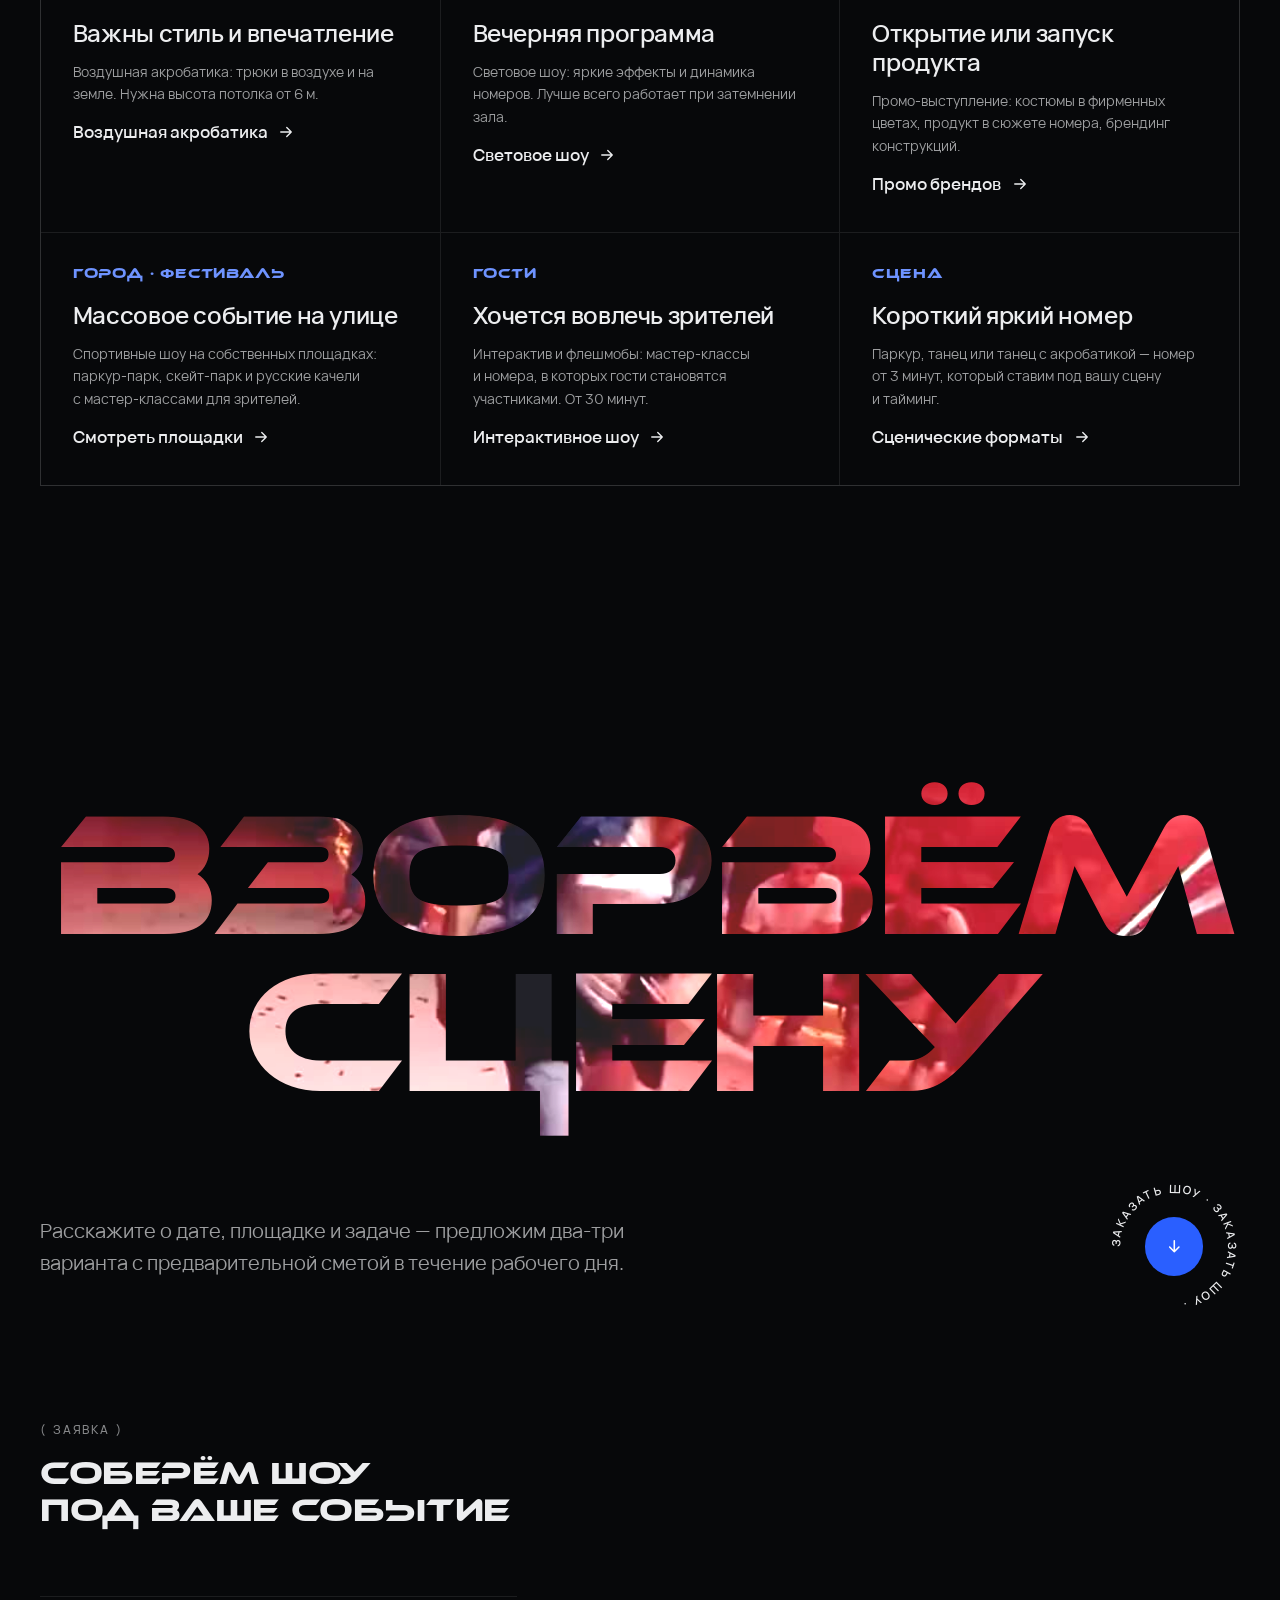
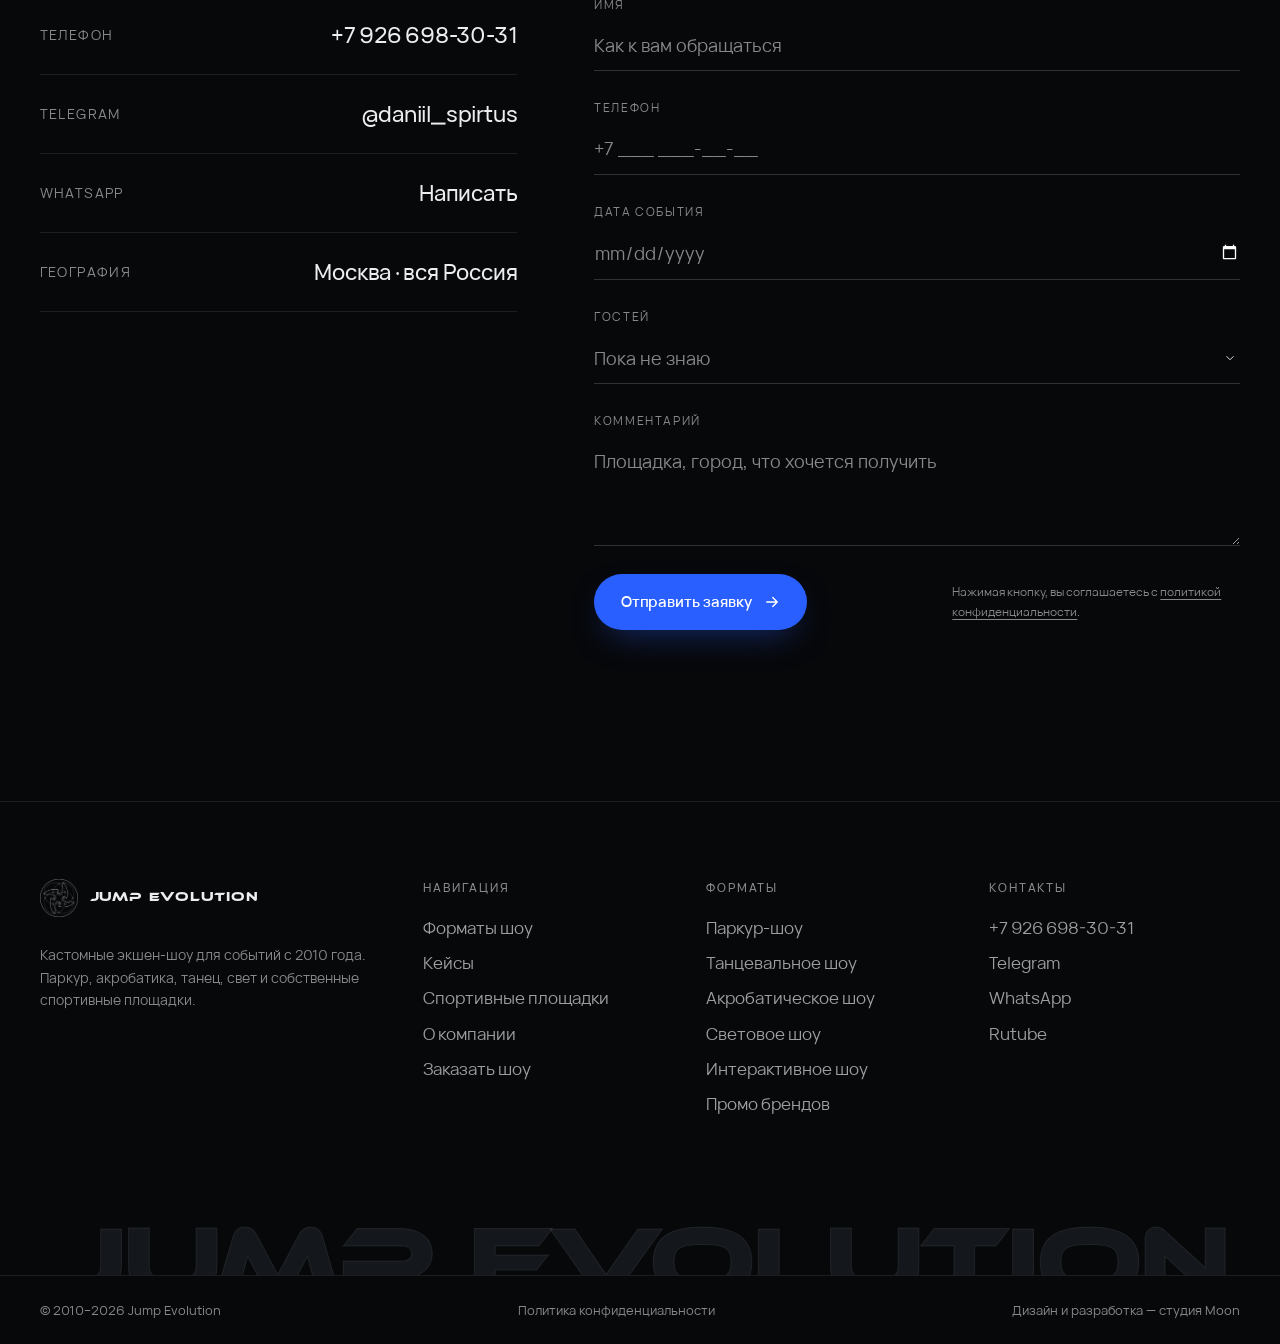
<file: uslugi.html>
<!DOCTYPE html>
<html lang="ru">
<head>
<meta charset="utf-8">
<meta name="viewport" content="width=device-width, initial-scale=1, viewport-fit=cover">
<title>Форматы шоу для мероприятий: паркур, танцы, акробатика, свет | Jump Evolution</title>
<meta name="description" content="Восемь форматов экшен-шоу от Jump Evolution: паркур, танцевальные и акробатические постановки, воздушная акробатика, световое шоу, интерактив, промо брендов и спортивные события. Москва и вся Россия.">
<link rel="canonical" href="https://jumpevolution.ru/uslugi.html">
<meta name="robots" content="index, follow">
<meta name="theme-color" content="#07080A">
<meta property="og:type" content="website">
<meta property="og:locale" content="ru_RU">
<meta property="og:site_name" content="Jump Evolution">
<meta property="og:title" content="Форматы шоу Jump Evolution">
<meta property="og:description" content="Восемь форматов экшен-шоу, которые комбинируем под задачу, площадку и бюджет.">
<meta property="og:url" content="https://jumpevolution.ru/uslugi.html">
<meta property="og:image" content="https://jumpevolution.ru/assets/video/reel.jpg">
<meta name="twitter:card" content="summary_large_image">
<link rel="icon" href="assets/img/logo-mark.png" type="image/png">
<link rel="preload" href="assets/fonts/Ethnocentric-Regular.woff2" as="font" type="font/woff2" crossorigin>
<link rel="preload" href="assets/fonts/VelaSans-Regular.woff2" as="font" type="font/woff2" crossorigin>
<link rel="preload" href="assets/video/reel.jpg" as="image" fetchpriority="high">
<link rel="stylesheet" href="assets/css/style.css">
<script>document.documentElement.classList.add('js');</script>
<script type="application/ld+json">
{
  "@context": "https://schema.org",
  "@graph": [
    {"@type": "BreadcrumbList", "itemListElement": [
      {"@type": "ListItem", "position": 1, "name": "Главная", "item": "https://jumpevolution.ru/"},
      {"@type": "ListItem", "position": 2, "name": "Форматы шоу", "item": "https://jumpevolution.ru/uslugi.html"}
    ]},
    {"@type": "ItemList", "name": "Форматы шоу Jump Evolution", "itemListElement": [
      {"@type": "ListItem", "position": 1, "name": "Паркур-шоу", "url": "https://jumpevolution.ru/shou/parkur-shou.html"},
      {"@type": "ListItem", "position": 2, "name": "Танцевальное шоу", "url": "https://jumpevolution.ru/shou/tancevalnoe-shou.html"},
      {"@type": "ListItem", "position": 3, "name": "Танцевально-акробатическое шоу", "url": "https://jumpevolution.ru/uslugi.html#akrobaticheskoe"},
      {"@type": "ListItem", "position": 4, "name": "Воздушно-акробатическое шоу", "url": "https://jumpevolution.ru/uslugi.html#vozdushnoe"},
      {"@type": "ListItem", "position": 5, "name": "Световое шоу", "url": "https://jumpevolution.ru/uslugi.html#svetovoe"},
      {"@type": "ListItem", "position": 6, "name": "Интерактивное шоу", "url": "https://jumpevolution.ru/uslugi.html#interaktiv"},
      {"@type": "ListItem", "position": 7, "name": "Промо-выступления", "url": "https://jumpevolution.ru/uslugi.html#promo"},
      {"@type": "ListItem", "position": 8, "name": "Спортивные мероприятия", "url": "https://jumpevolution.ru/uslugi.html#sport"}
    ]}
  ]
}
</script>
</head>
<body data-page="uslugi">
<a class="skip-link" href="#main">Перейти к содержанию</a>

<div class="grain" aria-hidden="true"></div>
<div class="cursor" aria-hidden="true"><div class="cursor-dot"></div><div class="cursor-ring"><span>Смотреть</span></div></div>

<header class="header">
  <div class="container">
    <a class="brand" href="index.html" aria-label="Jump Evolution — на главную">
      <img src="assets/img/logo-mark.png" alt="" width="38" height="38">
      <span>Jump Evolution</span>
    </a>
    <nav class="nav" aria-label="Основное меню">
      <a href="uslugi.html" aria-current="page">Форматы шоу</a>
      <a href="index.html#keysy">Кейсы</a>
      <a href="index.html#ploshchadki">Площадки</a>
      <a href="index.html#o-nas">О нас</a>
      <a href="#kontakty">Контакты</a>
    </nav>
    <div class="header-actions">
      <a class="header-phone" href="tel:+79266983031">+7 926 698-30-31</a>
      <a class="btn btn-primary btn-sm" href="#zakazat">Заказать шоу</a>
      <button class="burger" type="button" aria-label="Открыть меню" aria-expanded="false" aria-controls="mobile-menu"><span></span><span></span></button>
    </div>
  </div>
</header>
<div class="mobile-menu" id="mobile-menu">
  <nav aria-label="Мобильное меню">
    <a href="uslugi.html" aria-current="page"><small>01</small>Форматы шоу</a>
    <a href="index.html#keysy"><small>02</small>Кейсы</a>
    <a href="index.html#ploshchadki"><small>03</small>Площадки</a>
    <a href="index.html#o-nas"><small>04</small>О нас</a>
    <a href="#zakazat"><small>05</small>Заказать шоу</a>
  </nav>
  <div class="mm-contacts">
    <a href="tel:+79266983031">+7 926 698-30-31</a>
    <a href="https://t.me/daniil_spirtus" target="_blank" rel="noopener">Telegram</a>
    <a href="https://wa.me/79266983031" target="_blank" rel="noopener">WhatsApp</a>
  </div>
</div>

<main id="main">

<!-- ===== 1. Первый экран: шоурил на фоне ===== -->
<section class="page-hero" aria-labelledby="page-title">
  <div class="hero-media" style="background-image:url(assets/video/reel.jpg)" aria-hidden="true"><video data-src="assets/video/reel.mp4" poster="assets/video/reel.jpg" muted loop playsinline preload="none"></video></div>
  <nav class="breadcrumbs" aria-label="Хлебные крошки"><div class="container"><ol><li><a href="index.html">Главная</a></li><li aria-current="page">Форматы шоу</li></ol></div></nav>
  <div class="container">
    <span class="label dot" data-reveal>Форматы шоу · Москва и вся Россия</span>
    <h1 class="display t-h1" id="page-title" data-split="manual"><span class="line"><span>Восемь форматов</span></span> <span class="line"><span>экшен-шоу</span></span></h1>
    <div class="page-hero-bottom">
      <div>
        <p class="lead">Комбинируем форматы под задачу, площадку и бюджет. Не знаете, что подойдёт — расскажите про событие, предложим сами.</p>
        <ul class="keyfacts" data-reveal style="transition-delay:.4s">
          <li><b>8</b><span>форматов, которые комбинируются</span></li>
          <li><b>от 3 мин</b><span>номер или целая программа</span></li>
          <li><b>2–16</b><span>артистов в составе</span></li>
          <li><b>1 000+</b><span>событий с 2010 года</span></li>
        </ul>
      </div>
      <div class="hero-actions" data-reveal style="transition-delay:.5s">
        <a class="btn btn-primary" href="#zakazat" data-magnetic=".25">Подобрать формат <svg viewBox="0 0 24 24" fill="none" stroke="currentColor" stroke-width="1.8" stroke-linecap="round" stroke-linejoin="round" aria-hidden="true"><path d="M5 12h14M13 6l6 6-6 6"/></svg></a>
        <button class="btn btn-ghost" type="button" data-video-id="1180b93c9b32b67f5d0e3a216d26dd13" data-title="Jump Evolution Action Show" data-sub="Шоурил · 2:20" data-cursor="play">Шоурил · 2:20 <svg viewBox="0 0 24 24" fill="currentColor" aria-hidden="true"><path d="M7 4.5v15l13-7.5z"/></svg></button>
      </div>
    </div>
  </div>
</section>

<!-- ===== 2. Форматы 01–04 ===== -->
<section class="section" aria-label="Форматы шоу: паркур, танец, акробатика, воздух">
  <div class="container svc-list">

    <article class="svc" id="parkur">
      <a class="svc-media" href="shou/parkur-shou.html" tabindex="-1" aria-hidden="true" data-cursor="view" data-cursor-label="Открыть" data-reveal>
        <div class="vframe"><video data-src="assets/video/fw-parkur.mp4" data-poster="assets/video/fw-parkur.jpg" muted loop playsinline preload="none"></video></div>
        <span class="idx">01</span>
      </a>
      <div class="stagger">
        <span class="label" data-reveal>Паркур · сцена и улица</span>
        <h2 data-split><span class="line"><span>Паркур-шоу</span></span></h2>
        <p data-reveal>Городская энергия на сцене и на улице. Скорость, трюки, прыжки и выразительная сценография — паркур-шоу наполняет пространство динамикой и запоминается надолго. Привозим собственный паркур-парк.</p>
        <div class="tags" data-reveal><span>3–40 мин</span><span>4–12 артистов</span><span>сцена или улица</span><span>мастер-класс для гостей</span></div>
        <div class="svc-actions" data-reveal>
          <a class="link-arrow" href="shou/parkur-shou.html">Подробнее о паркур-шоу <svg viewBox="0 0 24 24" fill="none" stroke="currentColor" stroke-width="1.8" stroke-linecap="round" stroke-linejoin="round" aria-hidden="true"><path d="M5 12h14M13 6l6 6-6 6"/></svg></a>
          <button class="btn btn-ghost btn-sm" type="button" data-video-id="42e0ee172143c6b55a015d3ac75e2b41" data-title="Тверская, День города" data-sub="Паркур-парк в центре Москвы · 1:53">Смотреть видео · 1:53 <svg viewBox="0 0 24 24" fill="currentColor" aria-hidden="true"><path d="M7 4.5v15l13-7.5z"/></svg></button>
        </div>
      </div>
    </article>

    <article class="svc" id="tancevalnoe">
      <a class="svc-media" href="shou/tancevalnoe-shou.html" tabindex="-1" aria-hidden="true" data-cursor="view" data-cursor-label="Открыть" data-reveal>
        <div class="vframe"><video data-src="assets/video/fw-dance.mp4" data-poster="assets/video/fw-dance.jpg" muted loop playsinline preload="none"></video></div>
        <span class="idx">02</span>
      </a>
      <div class="stagger">
        <span class="label" data-reveal>Танцевальное шоу</span>
        <h2 data-split><span class="line"><span>Танец</span></span> <span class="line"><span>в синхроне</span></span></h2>
        <p data-reveal>Яркие постановки в стилях hip-hop, k-pop и крамп. Сильная хореография, точная синхронизация и максимум эмоций — каждое выступление заряжает энергией и вовлекает зрителей.</p>
        <div class="tags" data-reveal><span>3–15 мин</span><span>4–16 артистов</span><span>hip-hop · k-pop · крамп</span><span>флешмоб</span></div>
        <div class="svc-actions" data-reveal>
          <a class="link-arrow" href="shou/tancevalnoe-shou.html">Подробнее о танцевальном шоу <svg viewBox="0 0 24 24" fill="none" stroke="currentColor" stroke-width="1.8" stroke-linecap="round" stroke-linejoin="round" aria-hidden="true"><path d="M5 12h14M13 6l6 6-6 6"/></svg></a>
        </div>
      </div>
    </article>

    <article class="svc" id="akrobaticheskoe">
      <a class="svc-media" href="https://rutube.ru/video/9981eea87aa4077c61498c77a45a9b99/" tabindex="-1" aria-hidden="true" data-video-id="9981eea87aa4077c61498c77a45a9b99" data-title="«Око» в Lexus Dome" data-sub="Корпоративное шоу · 2:58" data-cursor="play" data-reveal>
        <div class="vframe"><video data-src="assets/video/fw-acro.mp4" data-poster="assets/video/fw-acro.jpg" muted loop playsinline preload="none"></video></div>
        <span class="idx">03</span>
      </a>
      <div class="stagger">
        <span class="label" data-reveal>Танцевально-акробатическое шоу</span>
        <h2 data-split><span class="line"><span>Танец +</span></span> <span class="line"><span>акробатика</span></span></h2>
        <p data-reveal>Танец и трюки в одном номере. Динамичные поддержки, сальто и неожиданные переходы превращают выступление в зрелище, которое невозможно пропустить.</p>
        <div class="tags" data-reveal><span>4–10 мин</span><span>6–12 артистов</span><span>сцена от 8×10 м</span></div>
        <div class="svc-actions" data-reveal>
          <a class="link-arrow" href="#zakazat">Обсудить формат <svg viewBox="0 0 24 24" fill="none" stroke="currentColor" stroke-width="1.8" stroke-linecap="round" stroke-linejoin="round" aria-hidden="true"><path d="M5 12h14M13 6l6 6-6 6"/></svg></a>
          <button class="btn btn-ghost btn-sm" type="button" data-video-id="9981eea87aa4077c61498c77a45a9b99" data-title="«Око» в Lexus Dome" data-sub="Корпоративное шоу · 2:58">Смотреть видео · 2:58 <svg viewBox="0 0 24 24" fill="currentColor" aria-hidden="true"><path d="M7 4.5v15l13-7.5z"/></svg></button>
        </div>
      </div>
    </article>

    <article class="svc" id="vozdushnoe">
      <a class="svc-media" href="#zakazat" tabindex="-1" aria-hidden="true" data-cursor="view" data-cursor-label="Обсудить" data-reveal>
        <div class="vframe"><video data-src="assets/video/fw-aerial.mp4" data-poster="assets/video/fw-aerial.jpg" muted loop playsinline preload="none"></video></div>
        <span class="idx">04</span>
      </a>
      <div class="stagger">
        <span class="label" data-reveal>Воздушно-акробатическое шоу</span>
        <h2 data-split><span class="line"><span>Воздушная</span></span> <span class="line"><span>акробатика</span></span></h2>
        <p data-reveal>Эффектная акробатика для вашего события. Трюки в воздухе и на земле подходят для премий, гала-вечеров и событий, где важны стиль и впечатление.</p>
        <div class="tags" data-reveal><span>4–8 мин</span><span>2–8 артистов</span><span>высота потолка от 6 м</span></div>
        <div class="svc-actions" data-reveal>
          <a class="link-arrow" href="#zakazat">Обсудить формат <svg viewBox="0 0 24 24" fill="none" stroke="currentColor" stroke-width="1.8" stroke-linecap="round" stroke-linejoin="round" aria-hidden="true"><path d="M5 12h14M13 6l6 6-6 6"/></svg></a>
        </div>
      </div>
    </article>

  </div>
</section>

<!-- ===== 3. Бегущая строка — пауза между блоками ===== -->
<div class="marquee" aria-hidden="true">
  <div class="marquee-track" data-speed="1.1">
    <span class="word">Паркур</span><span class="sep"></span>
    <span class="word">Акробатика</span><span class="sep"></span>
    <span class="word">Танец</span><span class="sep"></span>
    <span class="word">Свет</span><span class="sep"></span>
    <span class="word">Интерактив</span><span class="sep"></span>
    <span class="word">Флешмобы</span><span class="sep"></span>
    <span class="word">Промо брендов</span><span class="sep"></span>
    <span class="word">Площадки</span><span class="sep"></span>
  </div>
</div>

<!-- ===== 4. Форматы 05–08 ===== -->
<section class="section" aria-label="Форматы шоу: свет, интерактив, промо, спорт">
  <div class="container svc-list">

    <article class="svc" id="svetovoe">
      <a class="svc-media" href="https://rutube.ru/video/93881532f44b9938d118509d70222907/" tabindex="-1" aria-hidden="true" data-video-id="93881532f44b9938d118509d70222907" data-title="Robots Show" data-sub="Световое шоу на сцене · 1:56" data-cursor="play" data-reveal>
        <div class="vframe"><video data-src="assets/video/fw-light.mp4" data-poster="assets/video/fw-light.jpg" muted loop playsinline preload="none"></video></div>
        <span class="idx">05</span>
      </a>
      <div class="stagger">
        <span class="label" data-reveal>Световое акробатическое шоу</span>
        <h2 data-split><span class="line"><span>Световое</span></span> <span class="line"><span>шоу</span></span></h2>
        <p data-reveal>Свет, движение и энергия. Яркие световые эффекты и динамика номеров наполняют зал энергией и остаются в памяти гостей — особенно эффектно в тёмных залах и на вечерних программах.</p>
        <div class="tags" data-reveal><span>4–8 мин</span><span>6–12 артистов</span><span>затемнение зала</span></div>
        <div class="svc-actions" data-reveal>
          <a class="link-arrow" href="#zakazat">Обсудить формат <svg viewBox="0 0 24 24" fill="none" stroke="currentColor" stroke-width="1.8" stroke-linecap="round" stroke-linejoin="round" aria-hidden="true"><path d="M5 12h14M13 6l6 6-6 6"/></svg></a>
          <button class="btn btn-ghost btn-sm" type="button" data-video-id="93881532f44b9938d118509d70222907" data-title="Robots Show" data-sub="Световое шоу на сцене · 1:56">Смотреть видео · 1:56 <svg viewBox="0 0 24 24" fill="currentColor" aria-hidden="true"><path d="M7 4.5v15l13-7.5z"/></svg></button>
        </div>
      </div>
    </article>

    <article class="svc" id="interaktiv">
      <a class="svc-media" href="https://rutube.ru/video/db8fcde8f7d1f3bfae39dda9044f7119/" tabindex="-1" aria-hidden="true" data-video-id="db8fcde8f7d1f3bfae39dda9044f7119" data-title="Вечеринка Picnic" data-sub="Корпоратив бренда · 3:08" data-cursor="play" data-reveal>
        <div class="vframe"><video data-src="assets/video/fw-interactive.mp4" data-poster="assets/video/fw-interactive.jpg" muted loop playsinline preload="none"></video></div>
        <span class="idx">06</span>
      </a>
      <div class="stagger">
        <span class="label" data-reveal>Интерактивное шоу</span>
        <h2 data-split><span class="line"><span>Интерактив</span></span> <span class="line"><span>и флешмобы</span></span></h2>
        <p data-reveal>Гости в центре событий. Флешмобы, мастер-классы и интерактивные номера — гости не просто наблюдают, а становятся частью ярких эмоций события.</p>
        <div class="tags" data-reveal><span>от 30 мин</span><span>3–10 артистов</span><span>любая площадка</span></div>
        <div class="svc-actions" data-reveal>
          <a class="link-arrow" href="#zakazat">Обсудить формат <svg viewBox="0 0 24 24" fill="none" stroke="currentColor" stroke-width="1.8" stroke-linecap="round" stroke-linejoin="round" aria-hidden="true"><path d="M5 12h14M13 6l6 6-6 6"/></svg></a>
          <button class="btn btn-ghost btn-sm" type="button" data-video-id="db8fcde8f7d1f3bfae39dda9044f7119" data-title="Вечеринка Picnic" data-sub="Корпоратив бренда · 3:08">Смотреть видео · 3:08 <svg viewBox="0 0 24 24" fill="currentColor" aria-hidden="true"><path d="M7 4.5v15l13-7.5z"/></svg></button>
        </div>
      </div>
    </article>

    <article class="svc" id="promo">
      <a class="svc-media" href="https://rutube.ru/video/0b0ce29b07d592738c28a8bdb23c2903/" tabindex="-1" aria-hidden="true" data-video-id="0b0ce29b07d592738c28a8bdb23c2903" data-title="SN PRO EXPO" data-sub="Промо-выступление на выставке · 1:32" data-cursor="play" data-reveal>
        <div class="vframe"><video data-src="assets/video/fw-promo.mp4" data-poster="assets/video/fw-promo.jpg" muted loop playsinline preload="none"></video></div>
        <span class="idx">07</span>
      </a>
      <div class="stagger">
        <span class="label" data-reveal>Промо-выступления брендов</span>
        <h2 data-split><span class="line"><span>Промо</span></span> <span class="line"><span>брендов</span></span></h2>
        <p data-reveal>Делаем бренд частью шоу. Ваш продукт, логотип и идея в центре внимания: костюмы в фирменных цветах, продукт в сюжете номера, брендинг конструкций.</p>
        <div class="tags" data-reveal><span>выставки</span><span>открытия</span><span>презентации</span><span>запуски продуктов</span></div>
        <div class="svc-actions" data-reveal>
          <a class="link-arrow" href="#zakazat">Обсудить формат <svg viewBox="0 0 24 24" fill="none" stroke="currentColor" stroke-width="1.8" stroke-linecap="round" stroke-linejoin="round" aria-hidden="true"><path d="M5 12h14M13 6l6 6-6 6"/></svg></a>
          <button class="btn btn-ghost btn-sm" type="button" data-video-id="0b0ce29b07d592738c28a8bdb23c2903" data-title="SN PRO EXPO" data-sub="Промо-выступление на выставке · 1:32">Смотреть видео · 1:32 <svg viewBox="0 0 24 24" fill="currentColor" aria-hidden="true"><path d="M7 4.5v15l13-7.5z"/></svg></button>
        </div>
      </div>
    </article>

    <article class="svc" id="sport">
      <a class="svc-media" href="https://rutube.ru/video/7657b1506078ecb47865c900340f6cba/" tabindex="-1" aria-hidden="true" data-video-id="7657b1506078ecb47865c900340f6cba" data-title="Паркур-фестиваль в Москве" data-sub="PKFR TV · 3:45" data-cursor="play" data-reveal>
        <div class="vframe"><video data-src="assets/video/fw-sport.mp4" data-poster="assets/video/fw-sport.jpg" muted loop playsinline preload="none"></video></div>
        <span class="idx">08</span>
      </a>
      <div class="stagger">
        <span class="label" data-reveal>Спортивные мероприятия</span>
        <h2 data-split><span class="line"><span>Спортивные</span></span> <span class="line"><span>события</span></span></h2>
        <p data-reveal>Уличные и спортивные шоу на массовых событиях: паркур-парк, скейт-парк и русские качели с показательными выступлениями и мастер-классами для зрителей.</p>
        <div class="tags" data-reveal><span>дни города</span><span>фестивали</span><span>собственные площадки</span></div>
        <div class="svc-actions" data-reveal>
          <a class="link-arrow" href="#zakazat">Обсудить формат <svg viewBox="0 0 24 24" fill="none" stroke="currentColor" stroke-width="1.8" stroke-linecap="round" stroke-linejoin="round" aria-hidden="true"><path d="M5 12h14M13 6l6 6-6 6"/></svg></a>
          <button class="btn btn-ghost btn-sm" type="button" data-video-id="7657b1506078ecb47865c900340f6cba" data-title="Паркур-фестиваль в Москве" data-sub="PKFR TV · 3:45">Смотреть видео · 3:45 <svg viewBox="0 0 24 24" fill="currentColor" aria-hidden="true"><path d="M7 4.5v15l13-7.5z"/></svg></button>
        </div>
      </div>
    </article>

  </div>
</section>

<!-- ===== 5. Подсказка: задача → формат ===== -->
<section class="section section-tight" id="podbor" aria-labelledby="podbor-title">
  <div class="container">
    <div class="section-head">
      <div>
        <span class="label" data-reveal>Подсказка</span>
        <h2 class="display t-h2" id="podbor-title" data-split><span class="line"><span>Не знаете,</span></span> <span class="line"><span>что выбрать?</span></span></h2>
      </div>
      <div class="side" data-reveal>
        <p>Расскажите о событии — предложим два-три варианта с предварительной сметой в течение рабочего дня. Форматы комбинируются под задачу, площадку и бюджет.</p>
        <a class="link-arrow" href="https://t.me/daniil_spirtus" target="_blank" rel="noopener">Написать в Telegram <svg viewBox="0 0 24 24" fill="none" stroke="currentColor" stroke-width="1.8" stroke-linecap="round" stroke-linejoin="round" aria-hidden="true"><path d="M5 12h14M13 6l6 6-6 6"/></svg></a>
      </div>
    </div>
    <div class="hair-grid" data-reveal>
      <a class="hair-cell" href="#vozdushnoe">
        <b>Премия · гала</b>
        <h3 class="t-h3">Важны стиль и впечатление</h3>
        <p>Воздушная акробатика: трюки в воздухе и на земле. Нужна высота потолка от 6 м.</p>
        <div><span class="link-arrow">Воздушная акробатика <svg viewBox="0 0 24 24" fill="none" stroke="currentColor" stroke-width="1.8" stroke-linecap="round" stroke-linejoin="round" aria-hidden="true"><path d="M5 12h14M13 6l6 6-6 6"/></svg></span></div>
      </a>
      <a class="hair-cell" href="#svetovoe">
        <b>Тёмный зал</b>
        <h3 class="t-h3">Вечерняя программа</h3>
        <p>Световое шоу: яркие эффекты и динамика номеров. Лучше всего работает при затемнении зала.</p>
        <div><span class="link-arrow">Световое шоу <svg viewBox="0 0 24 24" fill="none" stroke="currentColor" stroke-width="1.8" stroke-linecap="round" stroke-linejoin="round" aria-hidden="true"><path d="M5 12h14M13 6l6 6-6 6"/></svg></span></div>
      </a>
      <a class="hair-cell" href="#promo">
        <b>Выставка</b>
        <h3 class="t-h3">Открытие или запуск продукта</h3>
        <p>Промо-выступление: костюмы в фирменных цветах, продукт в сюжете номера, брендинг конструкций.</p>
        <div><span class="link-arrow">Промо брендов <svg viewBox="0 0 24 24" fill="none" stroke="currentColor" stroke-width="1.8" stroke-linecap="round" stroke-linejoin="round" aria-hidden="true"><path d="M5 12h14M13 6l6 6-6 6"/></svg></span></div>
      </a>
      <a class="hair-cell" href="index.html#ploshchadki">
        <b>Город · фестиваль</b>
        <h3 class="t-h3">Массовое событие на улице</h3>
        <p>Спортивные шоу на собственных площадках: паркур-парк, скейт-парк и русские качели с мастер-классами для зрителей.</p>
        <div><span class="link-arrow">Смотреть площадки <svg viewBox="0 0 24 24" fill="none" stroke="currentColor" stroke-width="1.8" stroke-linecap="round" stroke-linejoin="round" aria-hidden="true"><path d="M5 12h14M13 6l6 6-6 6"/></svg></span></div>
      </a>
      <a class="hair-cell" href="#interaktiv">
        <b>Гости</b>
        <h3 class="t-h3">Хочется вовлечь зрителей</h3>
        <p>Интерактив и флешмобы: мастер-классы и номера, в которых гости становятся участниками. От 30 минут.</p>
        <div><span class="link-arrow">Интерактивное шоу <svg viewBox="0 0 24 24" fill="none" stroke="currentColor" stroke-width="1.8" stroke-linecap="round" stroke-linejoin="round" aria-hidden="true"><path d="M5 12h14M13 6l6 6-6 6"/></svg></span></div>
      </a>
      <a class="hair-cell" href="#parkur">
        <b>Сцена</b>
        <h3 class="t-h3">Короткий яркий номер</h3>
        <p>Паркур, танец или танец с акробатикой — номер от 3 минут, который ставим под вашу сцену и тайминг.</p>
        <div><span class="link-arrow">Сценические форматы <svg viewBox="0 0 24 24" fill="none" stroke="currentColor" stroke-width="1.8" stroke-linecap="round" stroke-linejoin="round" aria-hidden="true"><path d="M5 12h14M13 6l6 6-6 6"/></svg></span></div>
      </a>
    </div>
  </div>
</section>

<!-- ===== 6. Финал: видео в буквах + заявка ===== -->
<section class="finale" id="kontakty" aria-labelledby="cta-title">
  <div class="vtext" aria-hidden="true">
    <video data-src="assets/video/finale.mp4" data-poster="assets/video/finale.jpg" muted loop playsinline preload="none"></video>
    <p class="vtext-mask"><span>Взорвём</span><span>сцену</span></p>
  </div>
  <div class="container">
    <div class="finale-sub" data-reveal>
      <p>Расскажите о дате, площадке и задаче — предложим два-три варианта с предварительной сметой в течение рабочего дня.</p>
      <a class="orb" href="#zakazat" data-magnetic=".35" style="--orb:132px" aria-label="К форме заявки">
        <svg class="orb-ring" viewBox="0 0 100 100" aria-hidden="true"><defs><path id="orb-path-cta" d="M50,50 m-41,0 a41,41 0 1,1 82,0 a41,41 0 1,1 -82,0"/></defs><text><textPath href="#orb-path-cta">Заказать шоу · Заказать шоу · </textPath></text></svg>
        <span class="orb-core"><svg viewBox="0 0 24 24" fill="none" stroke="currentColor" stroke-width="2" stroke-linecap="round" stroke-linejoin="round" aria-hidden="true" style="margin:0;transform:rotate(90deg)"><path d="M5 12h14M13 6l6 6-6 6"/></svg></span>
      </a>
    </div>
    <div id="zakazat">
      <span class="label" data-reveal>Заявка</span>
      <h2 class="display t-h2 cta-title" id="cta-title" data-split><span class="line"><span>Соберём шоу</span></span> <span class="line"><span>под ваше событие</span></span></h2>
    </div>
    <div class="cta-grid">
      <div>
        <div class="contact-list" data-reveal>
          <a href="tel:+79266983031"><span>Телефон</span><b>+7 926 698-30-31</b></a>
          <a href="https://t.me/daniil_spirtus" target="_blank" rel="noopener"><span>Telegram</span><b>@daniil_spirtus</b></a>
          <a href="https://wa.me/79266983031" target="_blank" rel="noopener"><span>WhatsApp</span><b>Написать</b></a>
          <div><span>География</span><b>Москва · вся Россия</b></div>
        </div>
      </div>
      <form class="form" method="post" data-reveal>
        <div class="form-row">
          <div class="field"><label for="f-name">Имя</label><input id="f-name" name="name" type="text" placeholder="Как к вам обращаться" required autocomplete="name"><span class="err">Укажите имя</span></div>
          <div class="field"><label for="f-phone">Телефон</label><input id="f-phone" name="phone" type="tel" placeholder="+7 ___ ___-__-__" required autocomplete="tel" inputmode="tel"><span class="err">Проверьте номер</span></div>
        </div>
        <div class="form-row">
          <div class="field"><label for="f-date">Дата события</label><input id="f-date" name="date" type="date"></div>
          <div class="field"><label for="f-guests">Гостей</label>
            <select id="f-guests" name="guests">
              <option value="">Пока не знаю</option>
              <option>до 100</option>
              <option>100–500</option>
              <option>500–2000</option>
              <option>больше 2000</option>
            </select>
          </div>
        </div>
        <div class="field"><label for="f-msg">Комментарий</label><textarea id="f-msg" name="message" placeholder="Площадка, город, что хочется получить"></textarea></div>
        <div class="form-foot">
          <button class="btn btn-primary" type="submit" data-magnetic=".2">Отправить заявку <svg viewBox="0 0 24 24" fill="none" stroke="currentColor" stroke-width="1.8" stroke-linecap="round" stroke-linejoin="round" aria-hidden="true"><path d="M5 12h14M13 6l6 6-6 6"/></svg></button>
          <small>Нажимая кнопку, вы соглашаетесь с <a href="#">политикой конфиденциальности</a>.</small>
        </div>
        <div class="form-success" role="status" aria-live="polite"><b>Заявка у нас</b><p>Свяжемся в течение рабочего дня. Если срочно — напишите в Telegram или позвоните.</p></div>
      </form>
    </div>
  </div>
</section>

</main>

<footer class="footer">
  <div class="container">
    <div class="footer-grid">
      <div class="footer-brand">
        <a class="brand" href="index.html"><img src="assets/img/logo-mark.png" alt="" width="38" height="38"><span>Jump Evolution</span></a>
        <p>Кастомные экшен-шоу для событий с 2010 года. Паркур, акробатика, танец, свет и собственные спортивные площадки.</p>
      </div>
      <div>
        <h2 class="footer-h">Навигация</h2>
        <ul>
          <li><a href="uslugi.html">Форматы шоу</a></li>
          <li><a href="index.html#keysy">Кейсы</a></li>
          <li><a href="index.html#ploshchadki">Спортивные площадки</a></li>
          <li><a href="index.html#o-nas">О компании</a></li>
          <li><a href="#zakazat">Заказать шоу</a></li>
        </ul>
      </div>
      <div>
        <h2 class="footer-h">Форматы</h2>
        <ul>
          <li><a href="shou/parkur-shou.html">Паркур-шоу</a></li>
          <li><a href="shou/tancevalnoe-shou.html">Танцевальное шоу</a></li>
          <li><a href="#akrobaticheskoe">Акробатическое шоу</a></li>
          <li><a href="#svetovoe">Световое шоу</a></li>
          <li><a href="#interaktiv">Интерактивное шоу</a></li>
          <li><a href="#promo">Промо брендов</a></li>
        </ul>
      </div>
      <div>
        <h2 class="footer-h">Контакты</h2>
        <ul>
          <li><a href="tel:+79266983031">+7 926 698-30-31</a></li>
          <li><a href="https://t.me/daniil_spirtus" target="_blank" rel="noopener">Telegram</a></li>
          <li><a href="https://wa.me/79266983031" target="_blank" rel="noopener">WhatsApp</a></li>
          <li><a href="https://rutube.ru/channel/16579936/" target="_blank" rel="noopener">Rutube</a></li>
        </ul>
      </div>
    </div>
  </div>
  <div class="footer-word" aria-hidden="true">Jump Evolution</div>
  <div class="footer-bottom"><div class="container" style="display:flex;justify-content:space-between;flex-wrap:wrap;gap:1rem">
    <span>© 2010–2026 Jump Evolution</span>
    <a href="#">Политика конфиденциальности</a>
    <span>Дизайн и разработка — студия Moon</span>
  </div></div>
</footer>

<div class="vmodal" role="dialog" aria-modal="true" aria-label="Видео" aria-hidden="true">
  <div class="vmodal-box">
    <div class="vmodal-head"><div><b>Jump Evolution</b><br><span></span></div><button class="vmodal-close" type="button" aria-label="Закрыть видео"><svg viewBox="0 0 24 24" fill="none" stroke="currentColor" stroke-width="1.6" stroke-linecap="round" aria-hidden="true"><path d="M6 6l12 12M18 6L6 18"/></svg></button></div>
    <div class="vmodal-player" data-lenis-prevent></div>
  </div>
</div>

<script src="assets/js/vendor/lenis.min.js" defer></script>
<script src="assets/js/vendor/gsap.min.js" defer></script>
<script src="assets/js/vendor/ScrollTrigger.min.js" defer></script>
<script src="assets/js/main.js" defer></script>
</body>
</html>
</file>
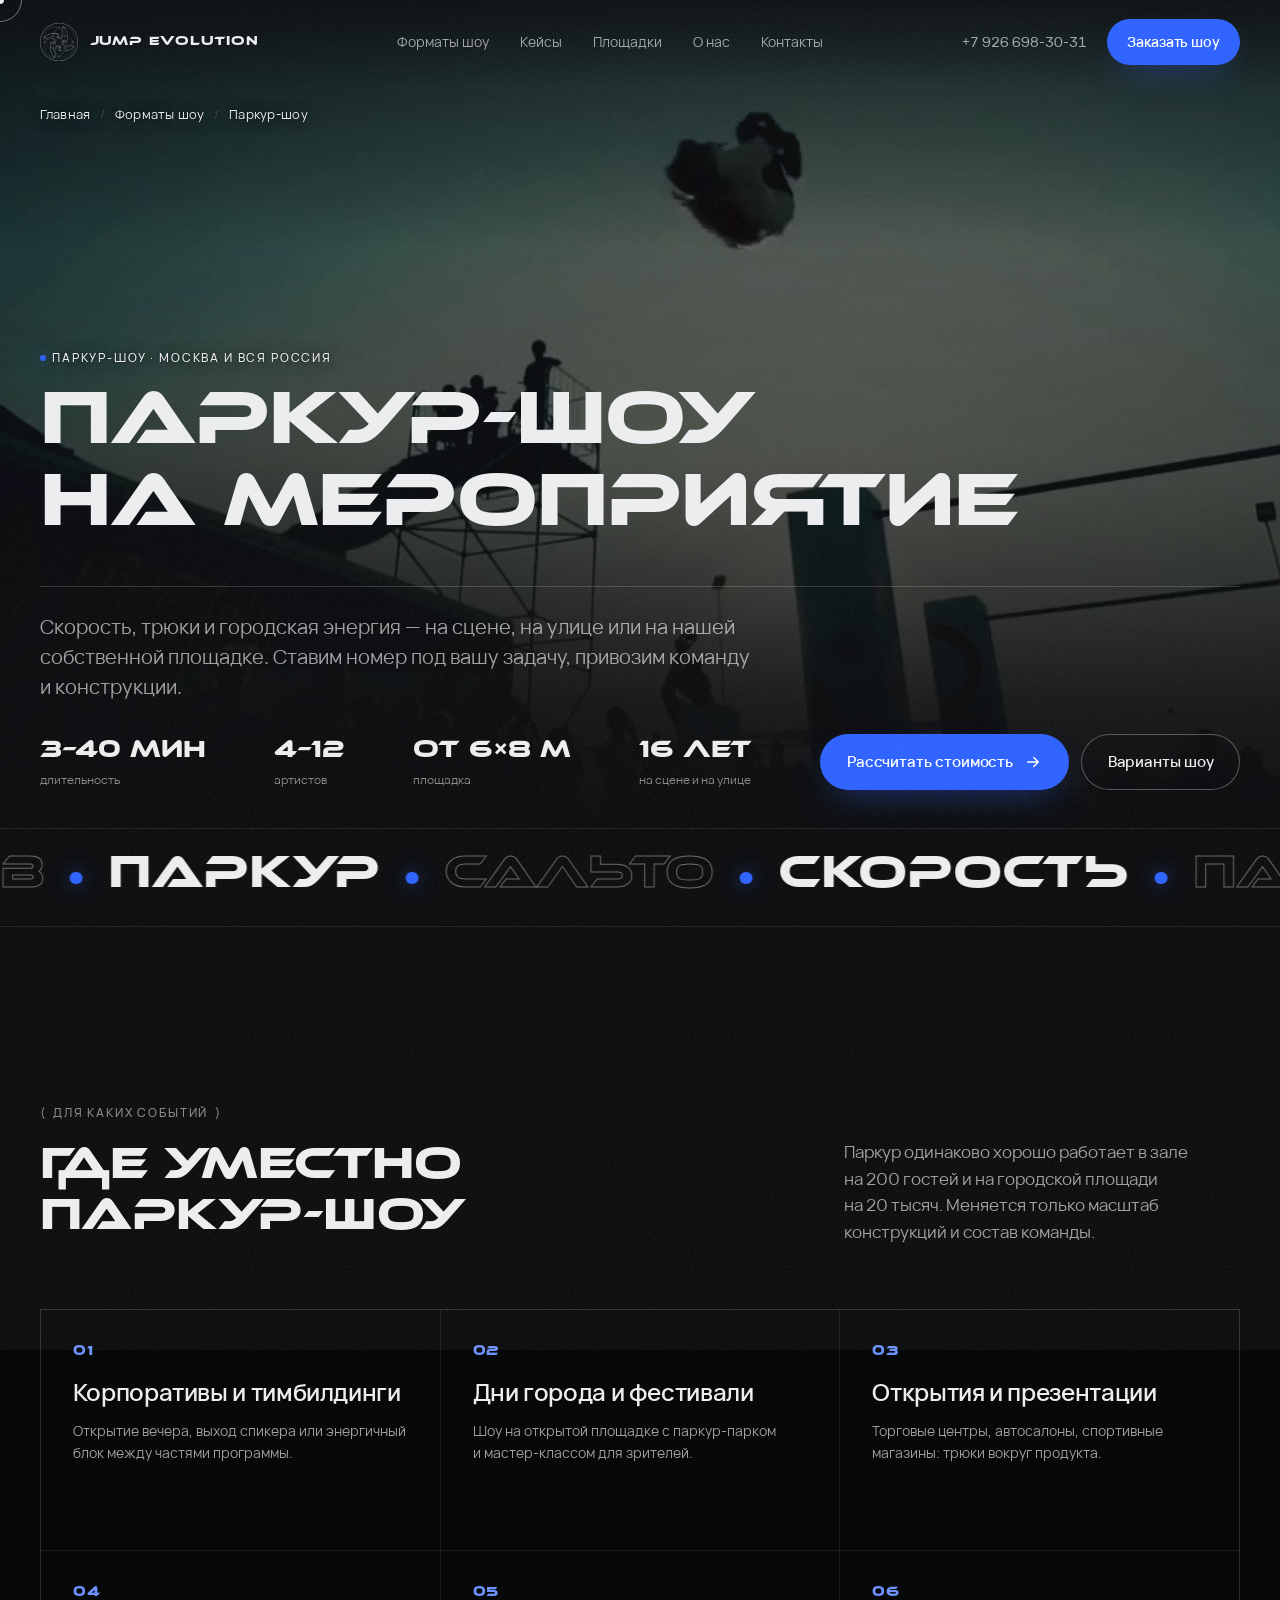
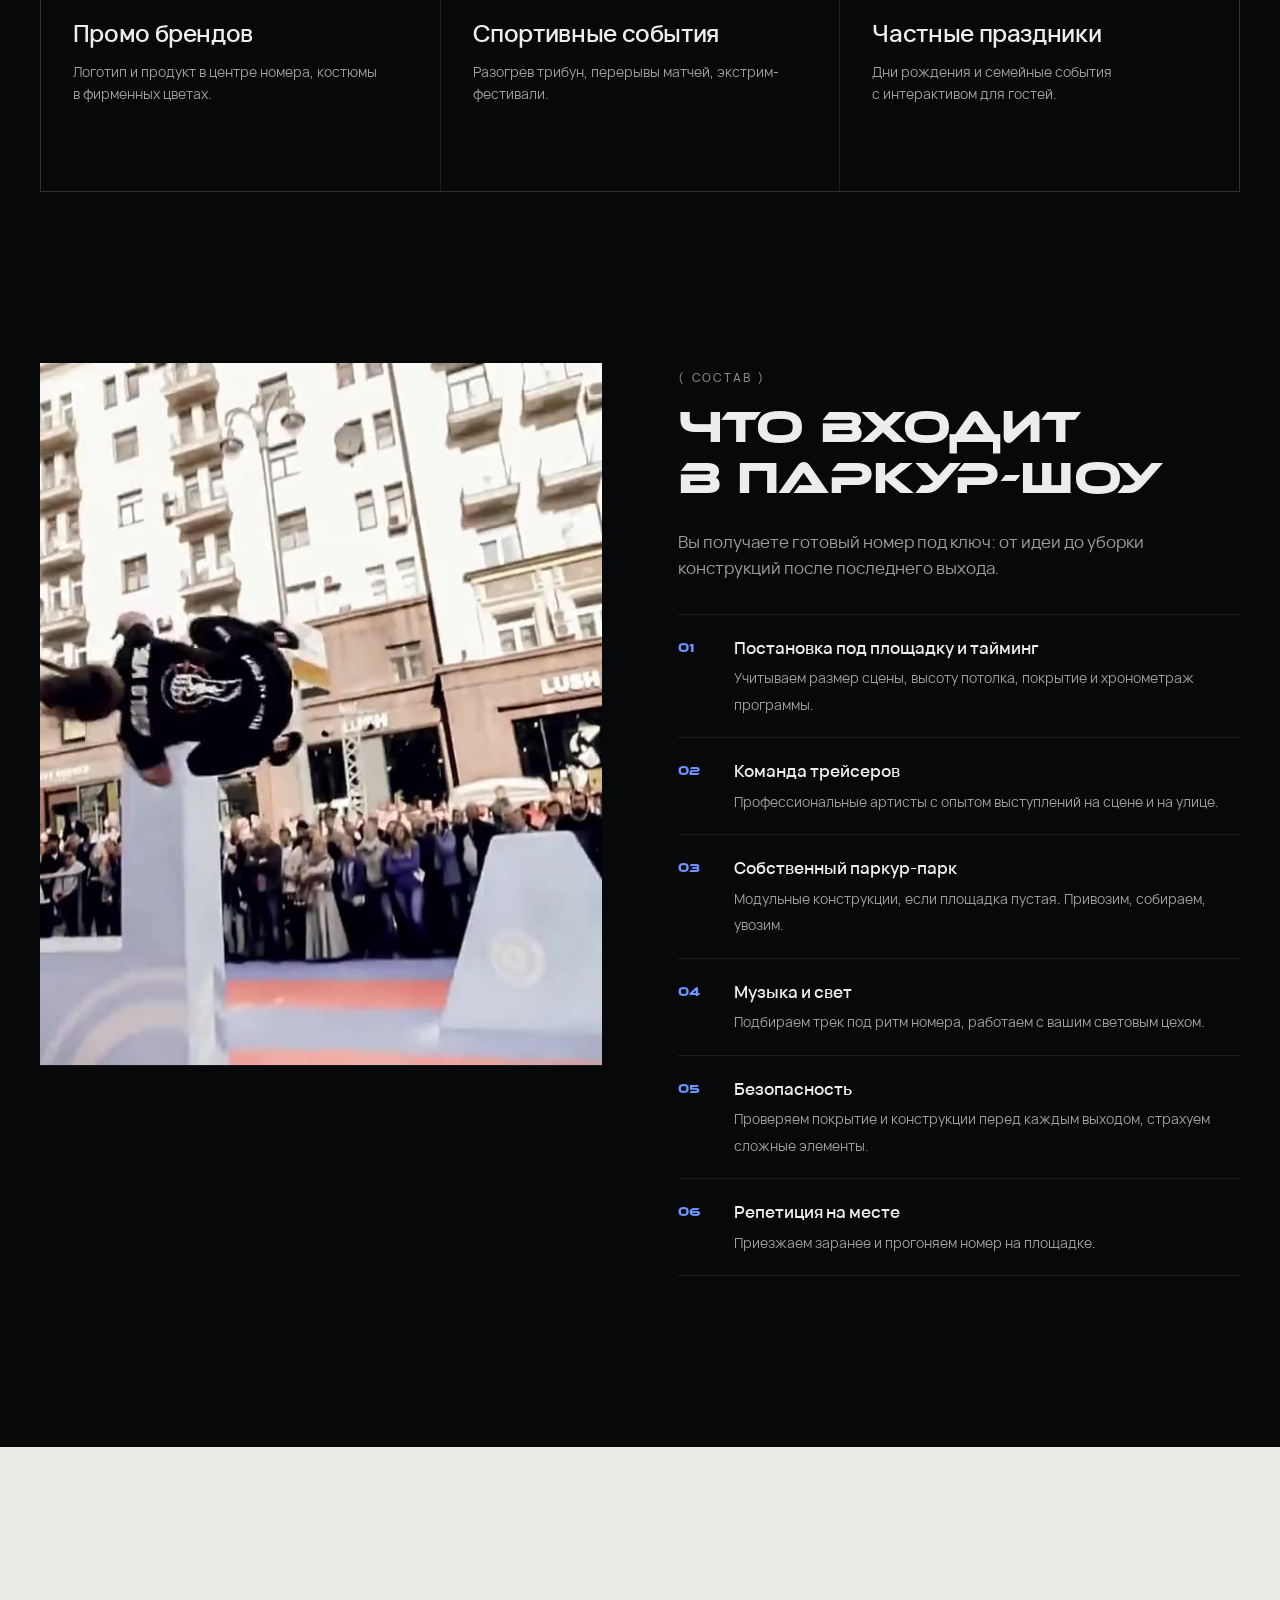
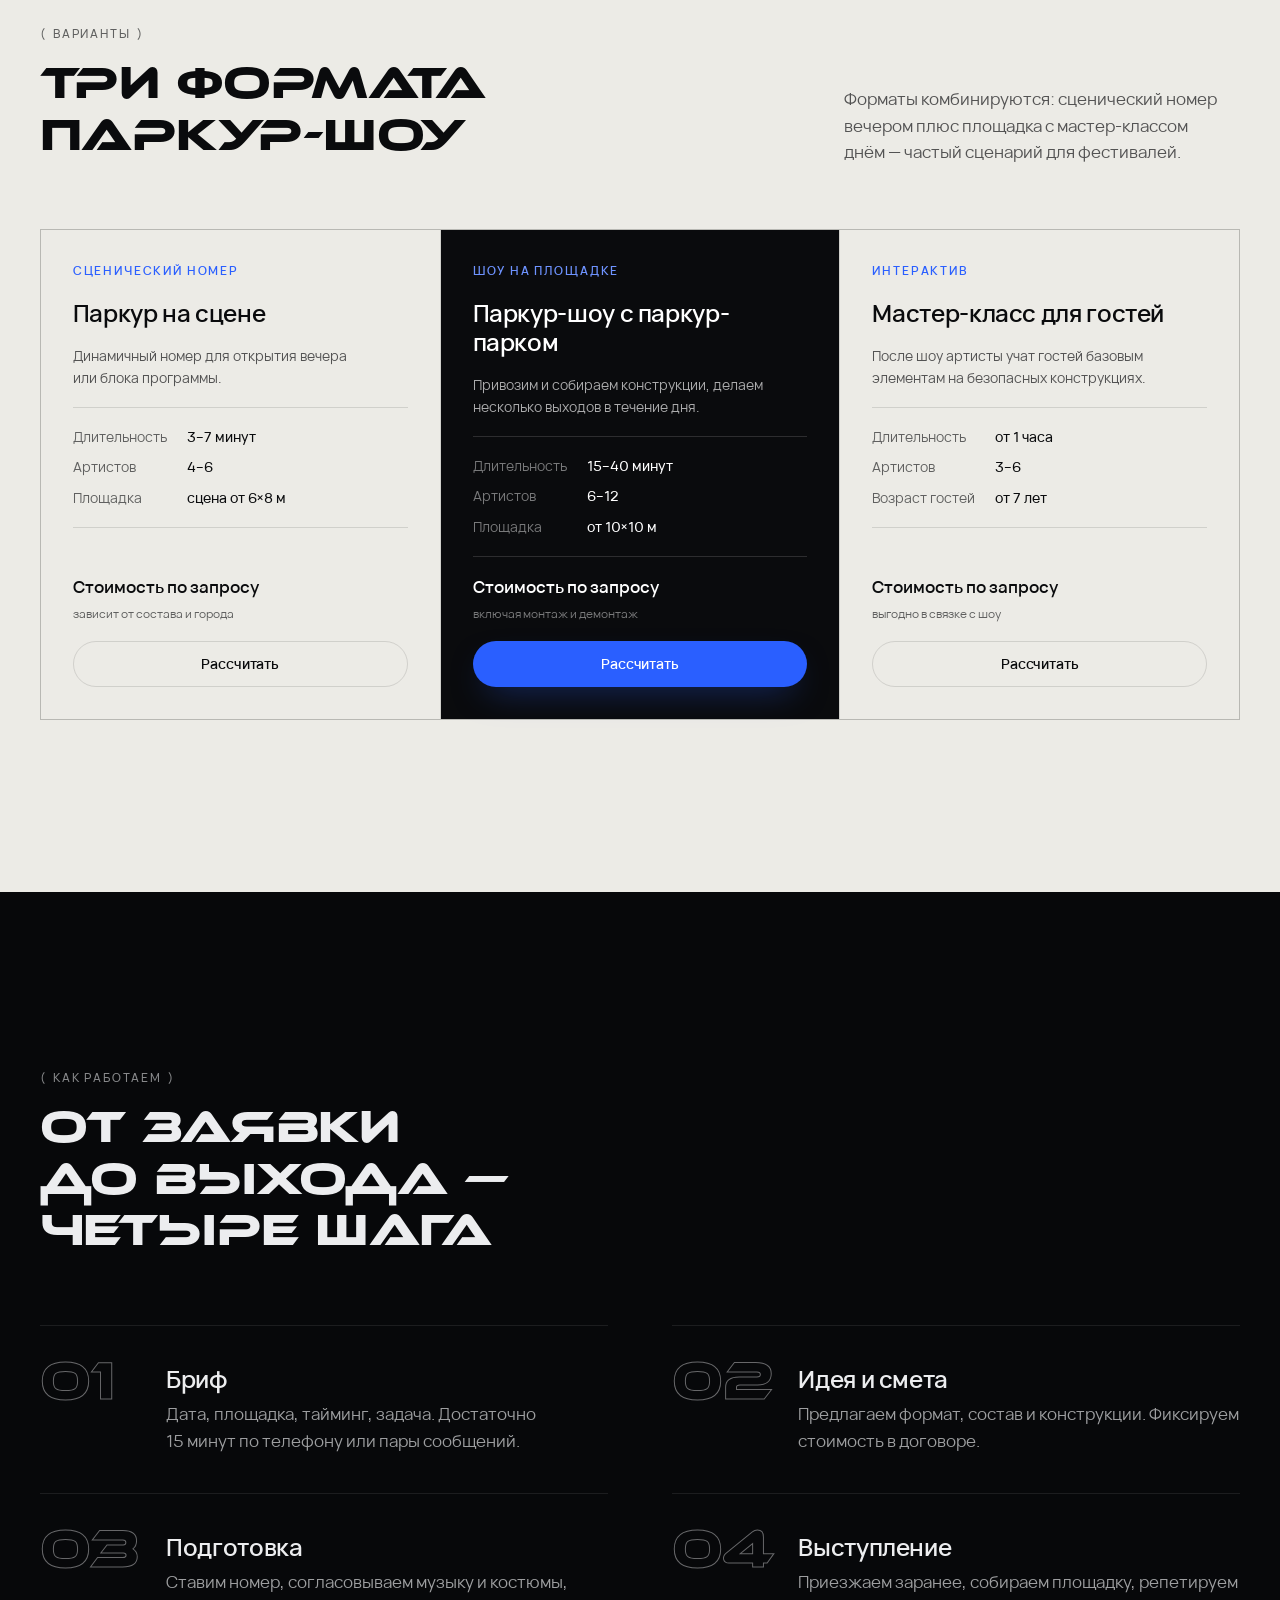
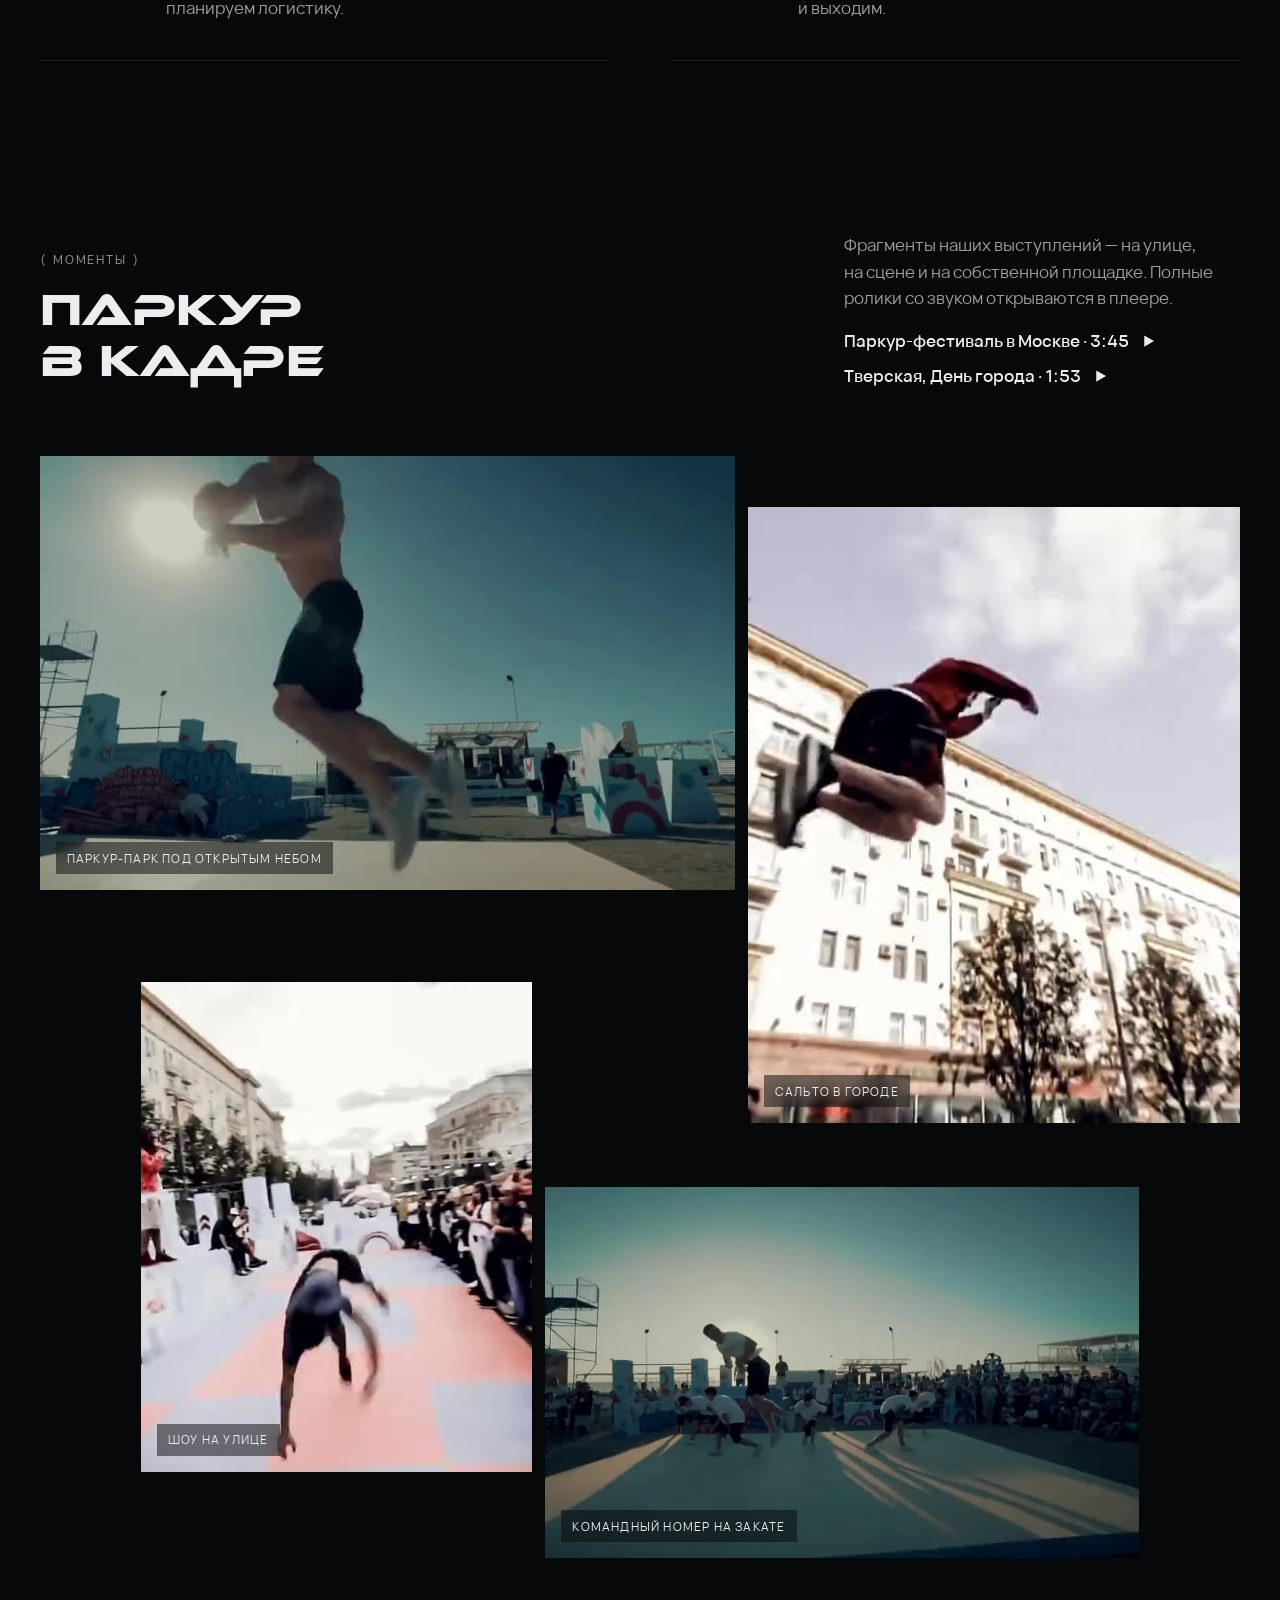
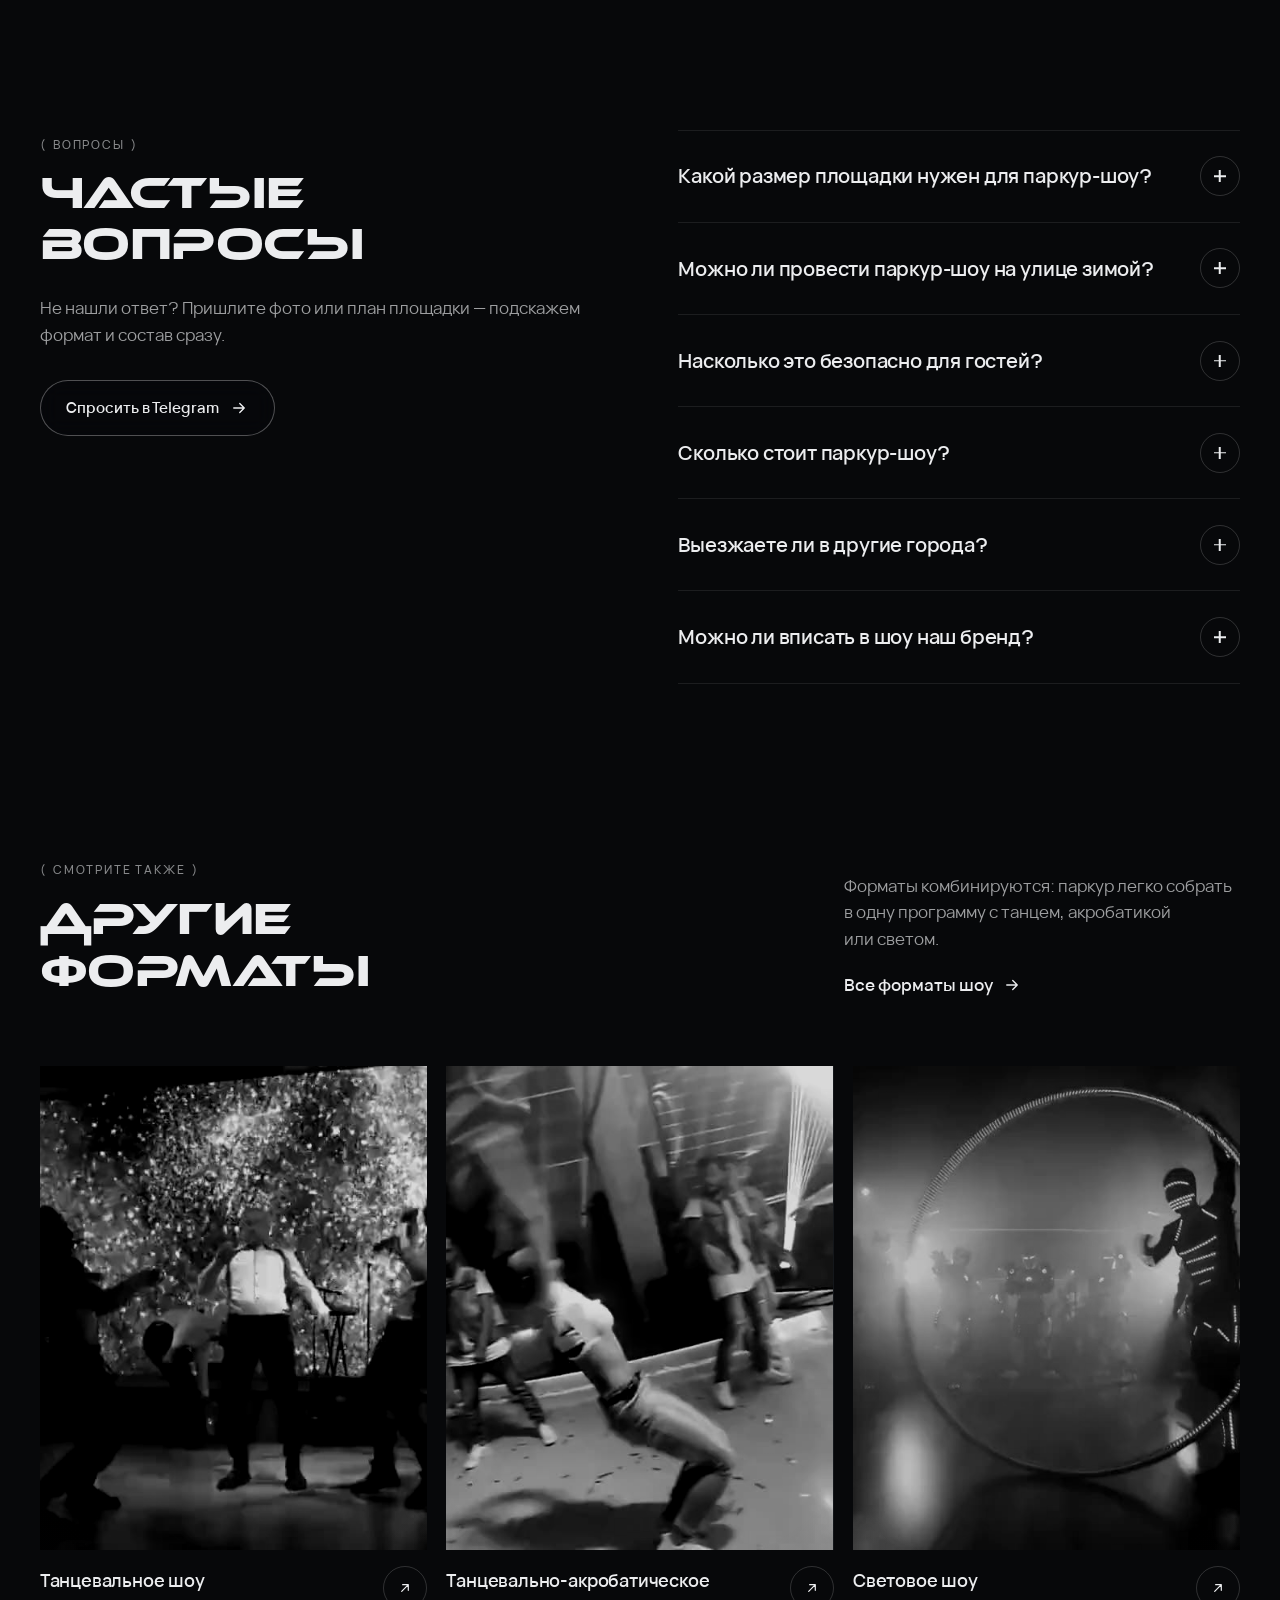
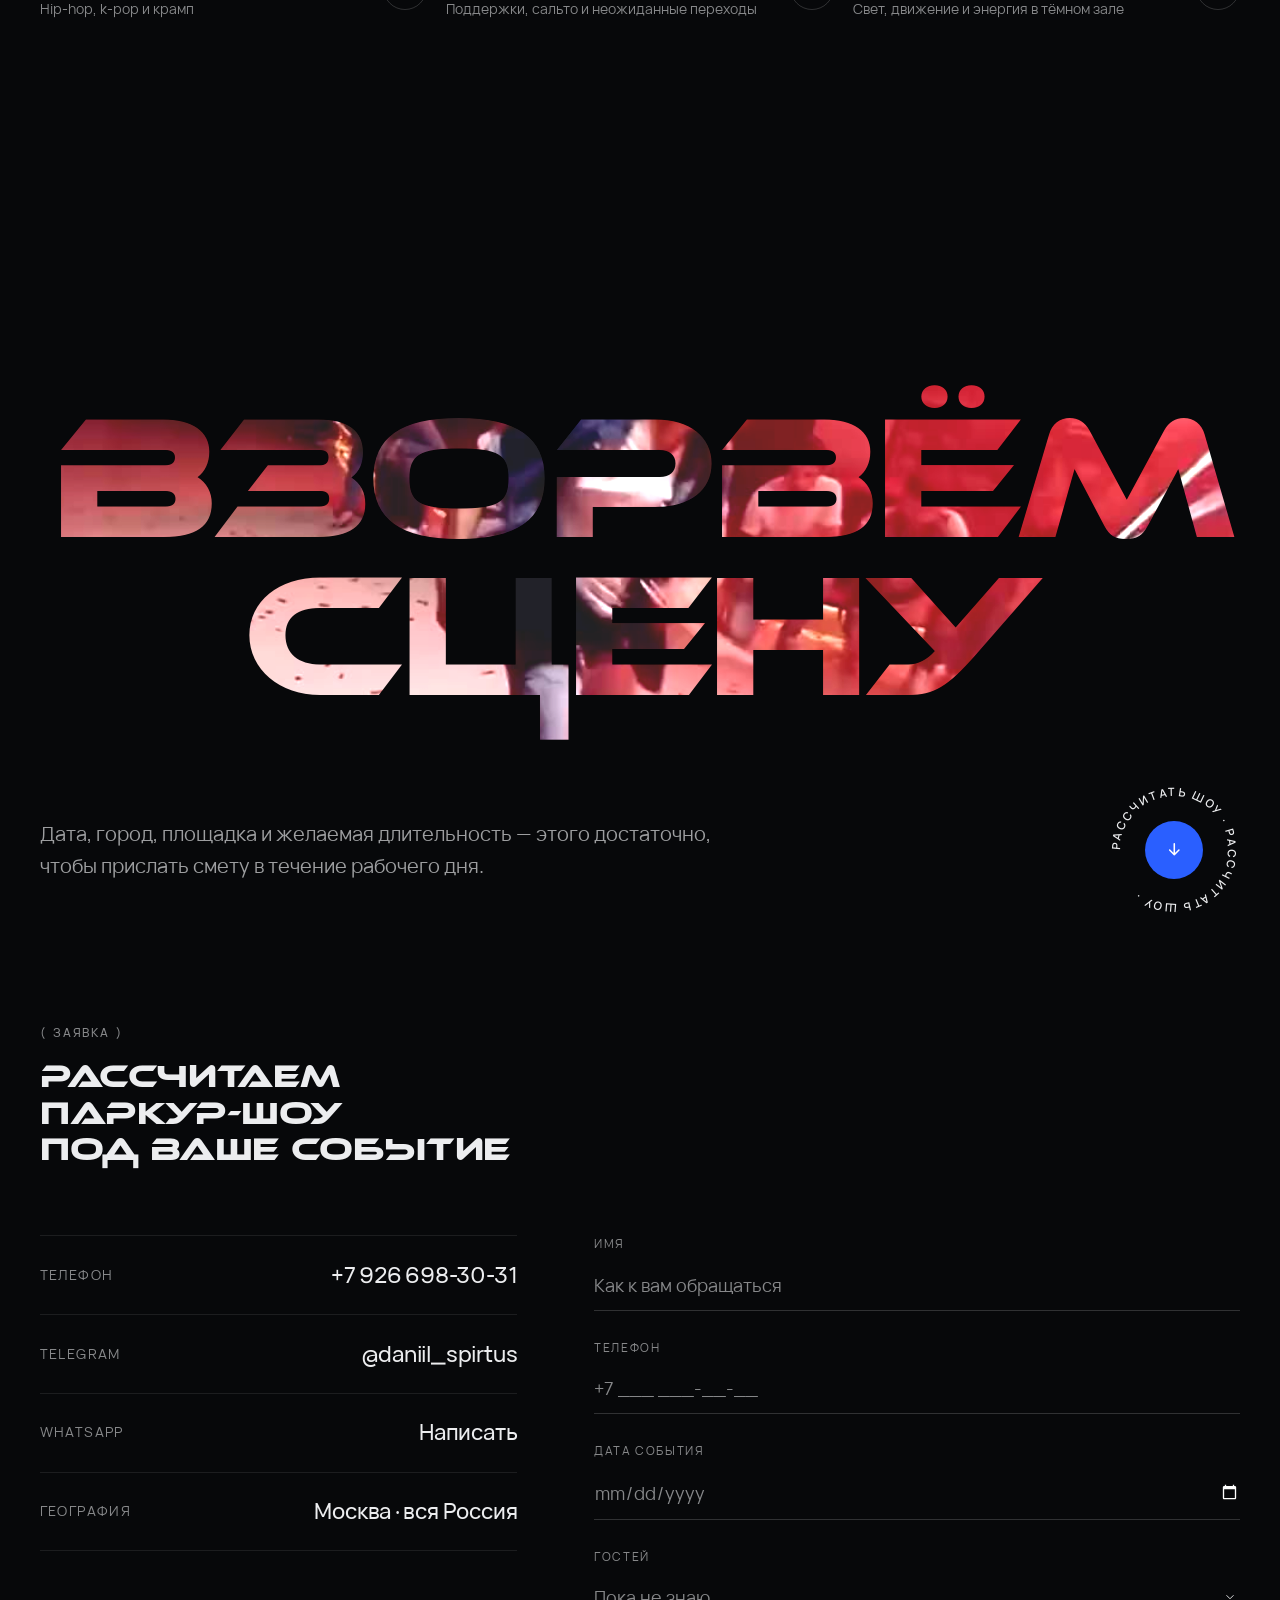
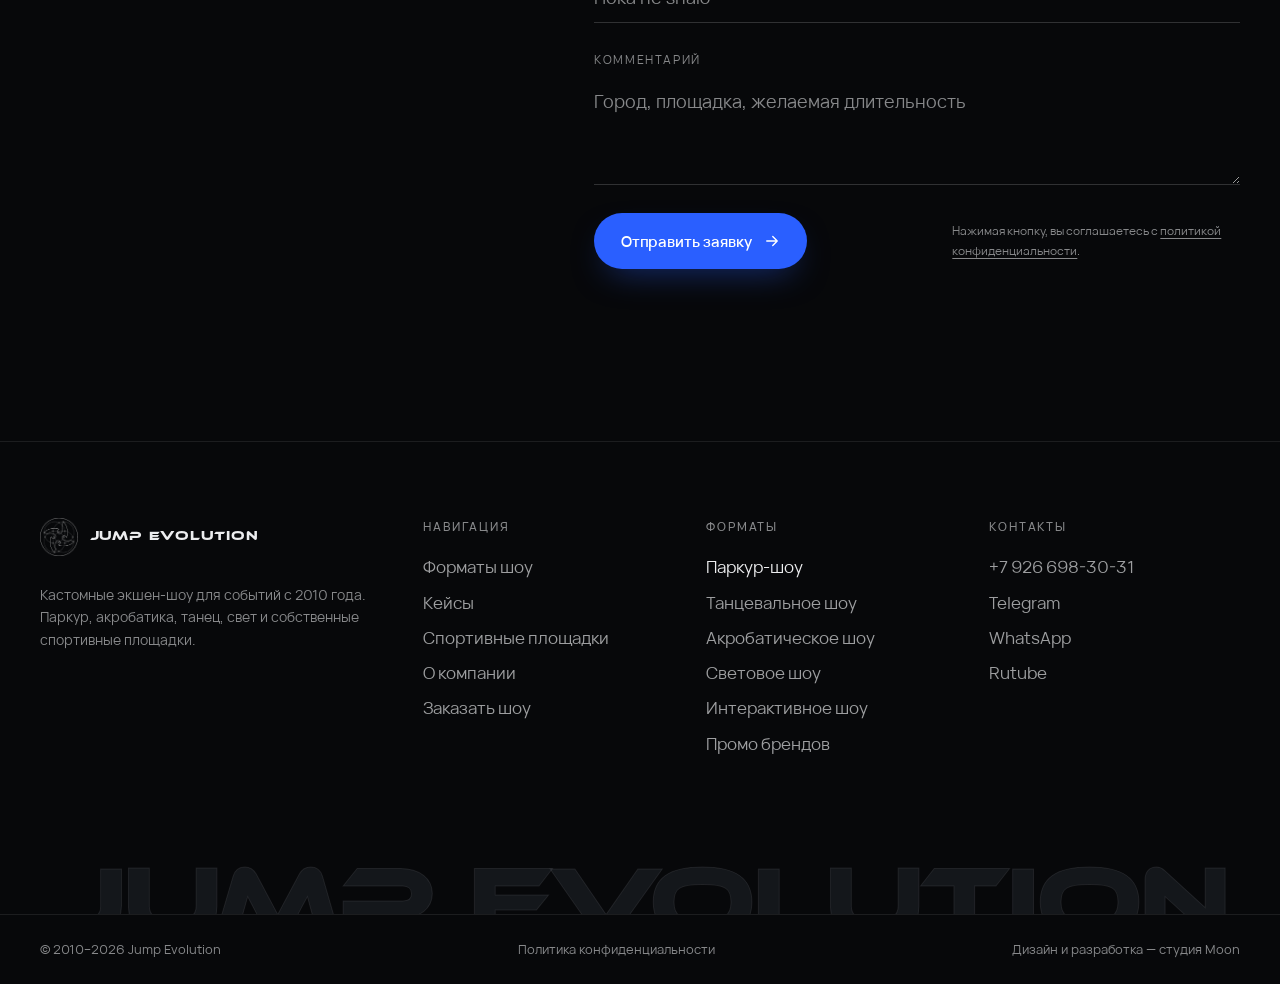
<file: shou/parkur-shou.html>
<!DOCTYPE html>
<html lang="ru">
<head>
<meta charset="utf-8">
<meta name="viewport" content="width=device-width, initial-scale=1, viewport-fit=cover">
<title>Паркур-шоу на мероприятие — заказать в Москве и по России | Jump Evolution</title>
<meta name="description" content="Паркур-шоу для корпоративов, фестивалей, дней города и презентаций брендов. Команда трейсеров, собственный паркур-парк, постановка номера под вашу площадку. 16 лет опыта, 1000+ событий. Смета в течение рабочего дня.">
<link rel="canonical" href="https://jumpevolution.ru/shou/parkur-shou.html">
<meta name="robots" content="index, follow">
<meta name="theme-color" content="#07080A">
<meta property="og:type" content="website">
<meta property="og:locale" content="ru_RU">
<meta property="og:site_name" content="Jump Evolution">
<meta property="og:title" content="Паркур-шоу на мероприятие — Jump Evolution">
<meta property="og:description" content="Скорость, трюки и городская энергия на сцене, на улице или на нашей собственной площадке. Постановка под вашу задачу.">
<meta property="og:url" content="https://jumpevolution.ru/shou/parkur-shou.html">
<meta property="og:image" content="https://jumpevolution.ru/assets/video/fw-parkur.jpg">
<meta name="twitter:card" content="summary_large_image">
<link rel="icon" href="../assets/img/logo-mark.png" type="image/png">
<link rel="preload" href="../assets/fonts/Ethnocentric-Regular.woff2" as="font" type="font/woff2" crossorigin>
<link rel="preload" href="../assets/fonts/VelaSans-Regular.woff2" as="font" type="font/woff2" crossorigin>
<link rel="preload" href="../assets/video/p-parkur.jpg" as="image" fetchpriority="high">
<link rel="stylesheet" href="../assets/css/style.css">
<script>document.documentElement.classList.add('js');</script>
<script type="application/ld+json">
{
  "@context": "https://schema.org",
  "@graph": [
    {"@type": "BreadcrumbList", "itemListElement": [
      {"@type": "ListItem", "position": 1, "name": "Главная", "item": "https://jumpevolution.ru/"},
      {"@type": "ListItem", "position": 2, "name": "Форматы шоу", "item": "https://jumpevolution.ru/uslugi.html"},
      {"@type": "ListItem", "position": 3, "name": "Паркур-шоу", "item": "https://jumpevolution.ru/shou/parkur-shou.html"}
    ]},
    {"@type": "Service",
      "name": "Паркур-шоу на мероприятие",
      "serviceType": "Паркур-шоу",
      "description": "Постановочное паркур-шоу для корпоративов, фестивалей, дней города и презентаций. Команда трейсеров и собственный паркур-парк.",
      "provider": {"@type": "Organization", "name": "Jump Evolution", "url": "https://jumpevolution.ru/", "telephone": "+7 926 698-30-31"},
      "areaServed": {"@type": "Country", "name": "Россия"},
      "url": "https://jumpevolution.ru/shou/parkur-shou.html",
      "image": "https://jumpevolution.ru/assets/video/fw-parkur.jpg",
      "offers": {"@type": "Offer", "priceCurrency": "RUB", "availability": "https://schema.org/InStock", "description": "Стоимость рассчитывается по составу, длительности и городу"}
    },
    {"@type": "FAQPage", "mainEntity": [
      {"@type": "Question", "name": "Какой размер площадки нужен для паркур-шоу?", "acceptedAnswer": {"@type": "Answer", "text": "Для сценического номера достаточно 6×8 м и высоты потолка от 4 м. Для шоу с паркур-парком — от 10×10 м на ровном покрытии. Если сомневаетесь, пришлите фото или план площадки — ответим сразу."}},
      {"@type": "Question", "name": "Можно ли провести паркур-шоу на улице зимой?", "acceptedAnswer": {"@type": "Answer", "text": "Да. Работаем на открытых площадках круглый год, при отрицательной температуре корректируем программу и тайминг выходов."}},
      {"@type": "Question", "name": "Насколько это безопасно для гостей?", "acceptedAnswer": {"@type": "Answer", "text": "Перед каждым выступлением проверяем конструкции и покрытие, зону выступления отделяем от зрителей, сложные элементы страхуем. На мастер-классах гости работают только на низких безопасных модулях под контролем артистов."}},
      {"@type": "Question", "name": "Сколько стоит паркур-шоу?", "acceptedAnswer": {"@type": "Answer", "text": "Стоимость зависит от длительности, количества артистов, необходимости конструкций и города. После короткого брифа присылаем смету в течение рабочего дня."}},
      {"@type": "Question", "name": "Выезжаете ли в другие города?", "acceptedAnswer": {"@type": "Answer", "text": "Да, работаем по всей России и в СНГ. Дорога и проживание команды считаются отдельно и фиксируются в смете."}},
      {"@type": "Question", "name": "Можно ли вписать в шоу наш бренд?", "acceptedAnswer": {"@type": "Answer", "text": "Да: костюмы в фирменных цветах, логотип на конструкциях, продукт в сюжете номера. Это отдельный формат — промо-выступление."}}
    ]}
  ]
}
</script>
</head>
<body data-page="uslugi">
<a class="skip-link" href="#main">Перейти к содержанию</a>

<div class="grain" aria-hidden="true"></div>
<div class="cursor" aria-hidden="true"><div class="cursor-dot"></div><div class="cursor-ring"><span>Смотреть</span></div></div>

<header class="header">
  <div class="container">
    <a class="brand" href="../index.html" aria-label="Jump Evolution — на главную">
      <img src="../assets/img/logo-mark.png" alt="" width="38" height="38">
      <span>Jump Evolution</span>
    </a>
    <nav class="nav" aria-label="Основное меню">
      <a href="../uslugi.html">Форматы шоу</a>
      <a href="../index.html#keysy">Кейсы</a>
      <a href="../index.html#ploshchadki">Площадки</a>
      <a href="../index.html#o-nas">О нас</a>
      <a href="#kontakty">Контакты</a>
    </nav>
    <div class="header-actions">
      <a class="header-phone" href="tel:+79266983031">+7 926 698-30-31</a>
      <a class="btn btn-primary btn-sm" href="#zakazat">Заказать шоу</a>
      <button class="burger" type="button" aria-label="Открыть меню" aria-expanded="false" aria-controls="mobile-menu"><span></span><span></span></button>
    </div>
  </div>
</header>
<div class="mobile-menu" id="mobile-menu">
  <nav aria-label="Мобильное меню">
    <a href="../uslugi.html"><small>01</small>Форматы шоу</a>
    <a href="../index.html#keysy"><small>02</small>Кейсы</a>
    <a href="../index.html#ploshchadki"><small>03</small>Площадки</a>
    <a href="../index.html#o-nas"><small>04</small>О нас</a>
    <a href="#zakazat"><small>05</small>Заказать шоу</a>
  </nav>
  <div class="mm-contacts">
    <a href="tel:+79266983031">+7 926 698-30-31</a>
    <a href="https://t.me/daniil_spirtus" target="_blank" rel="noopener">Telegram</a>
    <a href="https://wa.me/79266983031" target="_blank" rel="noopener">WhatsApp</a>
  </div>
</div>

<main id="main">

<!-- ===== 1. Первый экран: видео паркура на фоне ===== -->
<section class="page-hero" aria-labelledby="page-title">
  <div class="hero-media" style="background-image:url(../assets/video/p-parkur.jpg)" aria-hidden="true">
    <video data-src="../assets/video/p-parkur.mp4" poster="../assets/video/p-parkur.jpg" muted loop playsinline preload="none"></video>
  </div>
  <nav class="breadcrumbs" aria-label="Хлебные крошки">
    <div class="container">
      <ol>
        <li><a href="../index.html">Главная</a></li>
        <li><a href="../uslugi.html">Форматы шоу</a></li>
        <li aria-current="page">Паркур-шоу</li>
      </ol>
    </div>
  </nav>
  <div class="container">
    <span class="label dot" data-reveal>Паркур-шоу · Москва и вся Россия</span>
    <h1 class="display t-h1" id="page-title" data-split="manual">
      <span class="line"><span>Паркур-шоу</span></span>
      <span class="line"><span>на&nbsp;мероприятие</span></span>
    </h1>
    <div class="page-hero-bottom">
      <div>
        <p class="lead">Скорость, трюки и городская энергия — на сцене, на улице или на нашей собственной площадке. Ставим номер под вашу задачу, привозим команду и конструкции.</p>
        <ul class="keyfacts" data-reveal style="transition-delay:.4s">
          <li><b>3–40 мин</b><span>длительность</span></li>
          <li><b>4–12</b><span>артистов</span></li>
          <li><b>от 6×8 м</b><span>площадка</span></li>
          <li><b>16 лет</b><span>на сцене и на улице</span></li>
        </ul>
      </div>
      <div class="hero-actions" data-reveal style="transition-delay:.5s">
        <a class="btn btn-primary" href="#zakazat" data-magnetic=".25">Рассчитать стоимость <svg viewBox="0 0 24 24" fill="none" stroke="currentColor" stroke-width="1.8" stroke-linecap="round" stroke-linejoin="round" aria-hidden="true"><path d="M5 12h14M13 6l6 6-6 6"/></svg></a>
        <a class="btn btn-ghost" href="#varianty">Варианты шоу</a>
      </div>
    </div>
  </div>
</section>

<!-- ===== 2. Бегущая строка ===== -->
<div class="marquee" aria-hidden="true">
  <div class="marquee-track" data-speed="1.1">
    <span class="word">Паркур</span><span class="sep"></span>
    <span class="word">Сальто</span><span class="sep"></span>
    <span class="word">Скорость</span><span class="sep"></span>
    <span class="word">Паркур-парк</span><span class="sep"></span>
    <span class="word">Трейсеры</span><span class="sep"></span>
    <span class="word">Мастер-классы</span><span class="sep"></span>
    <span class="word">Дни города</span><span class="sep"></span>
    <span class="word">Промо брендов</span><span class="sep"></span>
  </div>
</div>

<!-- ===== 3. Для каких событий ===== -->
<section class="section" id="sobytiya" aria-labelledby="events-title">
  <div class="container">
    <div class="section-head">
      <div>
        <span class="label" data-reveal>Для каких событий</span>
        <h2 class="display t-h2" id="events-title" data-split><span class="line"><span>Где уместно</span></span> <span class="line"><span>паркур-шоу</span></span></h2>
      </div>
      <p class="side" data-reveal>Паркур одинаково хорошо работает в зале на 200 гостей и на городской площади на 20 тысяч. Меняется только масштаб конструкций и состав команды.</p>
    </div>
    <div class="hair-grid stagger">
      <div class="hair-cell" data-reveal><b>01</b><h3 class="t-h3">Корпоративы и тимбилдинги</h3><p>Открытие вечера, выход спикера или энергичный блок между частями программы.</p></div>
      <div class="hair-cell" data-reveal><b>02</b><h3 class="t-h3">Дни города и фестивали</h3><p>Шоу на открытой площадке с паркур-парком и мастер-классом для зрителей.</p></div>
      <div class="hair-cell" data-reveal><b>03</b><h3 class="t-h3">Открытия и презентации</h3><p>Торговые центры, автосалоны, спортивные магазины: трюки вокруг продукта.</p></div>
      <div class="hair-cell" data-reveal><b>04</b><h3 class="t-h3">Промо брендов</h3><p>Логотип и продукт в центре номера, костюмы в фирменных цветах.</p></div>
      <div class="hair-cell" data-reveal><b>05</b><h3 class="t-h3">Спортивные события</h3><p>Разогрев трибун, перерывы матчей, экстрим-фестивали.</p></div>
      <div class="hair-cell" data-reveal><b>06</b><h3 class="t-h3">Частные праздники</h3><p>Дни рождения и семейные события с интерактивом для гостей.</p></div>
    </div>
  </div>
</section>

<!-- ===== 4. Что входит: видео + состав ===== -->
<section class="section section-flush-top" id="sostav" aria-labelledby="sostav-title">
  <div class="container split">
    <div class="vframe" data-reveal>
      <video data-src="../assets/video/s-parkur.mp4" data-poster="../assets/video/s-parkur.jpg" muted loop playsinline preload="none" aria-label="Паркур-парк Jump Evolution на Дне города, Тверская улица"></video>
    </div>
    <div class="split-text">
      <span class="label" data-reveal>Состав</span>
      <h2 class="display t-h2" id="sostav-title" data-split><span class="line"><span>Что входит</span></span> <span class="line"><span>в паркур-шоу</span></span></h2>
      <p data-reveal>Вы получаете готовый номер под ключ: от идеи до уборки конструкций после последнего выхода.</p>
      <ul class="checklist stagger">
        <li data-reveal><i>01</i><div><b>Постановка под площадку и тайминг</b><span>Учитываем размер сцены, высоту потолка, покрытие и хронометраж программы.</span></div></li>
        <li data-reveal><i>02</i><div><b>Команда трейсеров</b><span>Профессиональные артисты с опытом выступлений на сцене и на улице.</span></div></li>
        <li data-reveal><i>03</i><div><b>Собственный паркур-парк</b><span>Модульные конструкции, если площадка пустая. Привозим, собираем, увозим.</span></div></li>
        <li data-reveal><i>04</i><div><b>Музыка и свет</b><span>Подбираем трек под ритм номера, работаем с вашим световым цехом.</span></div></li>
        <li data-reveal><i>05</i><div><b>Безопасность</b><span>Проверяем покрытие и конструкции перед каждым выходом, страхуем сложные элементы.</span></div></li>
        <li data-reveal><i>06</i><div><b>Репетиция на месте</b><span>Приезжаем заранее и прогоняем номер на площадке.</span></div></li>
      </ul>
    </div>
  </div>
</section>

<!-- ===== 5. Варианты (светлая сцена) ===== -->
<section class="section section-paper" id="varianty" aria-labelledby="variants-title">
  <div class="container">
    <div class="section-head">
      <div>
        <span class="label" data-reveal>Варианты</span>
        <h2 class="display t-h2" id="variants-title" data-split><span class="line"><span>Три формата</span></span> <span class="line"><span>паркур-шоу</span></span></h2>
      </div>
      <p class="side" data-reveal>Форматы комбинируются: сценический номер вечером плюс площадка с мастер-классом днём — частый сценарий для фестивалей.</p>
    </div>
    <div class="variants stagger">
      <article class="variant" data-reveal>
        <span class="tagline">Сценический номер</span>
        <h3 class="t-h3">Паркур на сцене</h3>
        <p>Динамичный номер для открытия вечера или блока программы.</p>
        <dl><dt>Длительность</dt><dd>3–7 минут</dd><dt>Артистов</dt><dd>4–6</dd><dt>Площадка</dt><dd>сцена от 6×8 м</dd></dl>
        <div class="price">Стоимость по запросу<small>зависит от состава и города</small></div>
        <a class="btn btn-line btn-sm btn-block" href="#zakazat">Рассчитать</a>
      </article>
      <article class="variant is-featured" data-reveal>
        <span class="tagline">Шоу на площадке</span>
        <h3 class="t-h3">Паркур-шоу с паркур-парком</h3>
        <p>Привозим и собираем конструкции, делаем несколько выходов в течение дня.</p>
        <dl><dt>Длительность</dt><dd>15–40 минут</dd><dt>Артистов</dt><dd>6–12</dd><dt>Площадка</dt><dd>от 10×10 м</dd></dl>
        <div class="price">Стоимость по запросу<small>включая монтаж и демонтаж</small></div>
        <a class="btn btn-primary btn-sm btn-block" href="#zakazat">Рассчитать</a>
      </article>
      <article class="variant" data-reveal>
        <span class="tagline">Интерактив</span>
        <h3 class="t-h3">Мастер-класс для гостей</h3>
        <p>После шоу артисты учат гостей базовым элементам на безопасных конструкциях.</p>
        <dl><dt>Длительность</dt><dd>от 1 часа</dd><dt>Артистов</dt><dd>3–6</dd><dt>Возраст гостей</dt><dd>от 7 лет</dd></dl>
        <div class="price">Стоимость по запросу<small>выгодно в связке с шоу</small></div>
        <a class="btn btn-line btn-sm btn-block" href="#zakazat">Рассчитать</a>
      </article>
    </div>
  </div>
</section>

<!-- ===== 6. Как работаем ===== -->
<section class="section" id="etapy" aria-labelledby="steps-title">
  <div class="container">
    <div class="section-head">
      <div>
        <span class="label" data-reveal>Как работаем</span>
        <h2 class="display t-h2" id="steps-title" data-split><span class="line"><span>От заявки</span></span> <span class="line"><span>до выхода —</span></span> <span class="line"><span>четыре шага</span></span></h2>
      </div>
      <p class="side" data-reveal>Более 1000 событий с 2010 года. От вас — короткий бриф, всё остальное команда берёт на себя.</p>
    </div>
    <ol class="steps steps-dark stagger">
      <li class="step" data-reveal><b>01</b><div><h3 class="t-h3">Бриф</h3><p>Дата, площадка, тайминг, задача. Достаточно 15 минут по телефону или пары сообщений.</p></div></li>
      <li class="step" data-reveal><b>02</b><div><h3 class="t-h3">Идея и смета</h3><p>Предлагаем формат, состав и конструкции. Фиксируем стоимость в договоре.</p></div></li>
      <li class="step" data-reveal><b>03</b><div><h3 class="t-h3">Подготовка</h3><p>Ставим номер, согласовываем музыку и костюмы, планируем логистику.</p></div></li>
      <li class="step" data-reveal><b>04</b><div><h3 class="t-h3">Выступление</h3><p>Приезжаем заранее, собираем площадку, репетируем и выходим.</p></div></li>
    </ol>
  </div>
</section>

<!-- ===== 7. Паркур в кадре: видео-галерея ===== -->
<section class="section section-flush-top" id="v-kadre" aria-labelledby="gallery-title">
  <div class="container">
    <div class="section-head">
      <div>
        <span class="label" data-reveal>Моменты</span>
        <h2 class="display t-h2" id="gallery-title" data-split><span class="line"><span>Паркур</span></span> <span class="line"><span>в кадре</span></span></h2>
      </div>
      <div class="side" data-reveal>
        <p>Фрагменты наших выступлений — на улице, на сцене и на собственной площадке. Полные ролики со звуком открываются в плеере.</p>
        <ul>
          <li><button class="link-arrow" type="button" data-video-id="7657b1506078ecb47865c900340f6cba" data-title="Паркур-фестиваль в Москве" data-sub="PKFR TV · 3:45">Паркур-фестиваль в Москве · 3:45 <svg viewBox="0 0 24 24" fill="currentColor" aria-hidden="true"><path d="M7 4.5v15l13-7.5z"/></svg></button></li>
          <li><button class="link-arrow" type="button" data-video-id="42e0ee172143c6b55a015d3ac75e2b41" data-title="Тверская, День города" data-sub="Паркур-парк в центре Москвы · 1:53">Тверская, День города · 1:53 <svg viewBox="0 0 24 24" fill="currentColor" aria-hidden="true"><path d="M7 4.5v15l13-7.5z"/></svg></button></li>
        </ul>
      </div>
    </div>
    <div class="vgallery stagger">
      <figure class="vframe" data-reveal>
        <video data-src="../assets/video/v-parkur-1.mp4" data-poster="../assets/video/v-parkur-1.jpg" muted loop playsinline preload="none"></video>
        <figcaption>Паркур-парк под открытым небом</figcaption>
      </figure>
      <figure class="vframe" data-reveal>
        <video data-src="../assets/video/v-parkur-2.mp4" data-poster="../assets/video/v-parkur-2.jpg" muted loop playsinline preload="none"></video>
        <figcaption>Сальто в городе</figcaption>
      </figure>
      <figure class="vframe" data-reveal>
        <video data-src="../assets/video/v-parkur-3.mp4" data-poster="../assets/video/v-parkur-3.jpg" muted loop playsinline preload="none"></video>
        <figcaption>Шоу на улице</figcaption>
      </figure>
      <figure class="vframe" data-reveal>
        <video data-src="../assets/video/v-parkur-4.mp4" data-poster="../assets/video/v-parkur-4.jpg" muted loop playsinline preload="none"></video>
        <figcaption>Командный номер на закате</figcaption>
      </figure>
    </div>
  </div>
</section>

<!-- ===== 8. Частые вопросы ===== -->
<section class="section section-flush-top" id="voprosy" aria-labelledby="faq-title">
  <div class="container split">
    <div class="split-text">
      <span class="label" data-reveal>Вопросы</span>
      <h2 class="display t-h2" id="faq-title" data-split><span class="line"><span>Частые</span></span> <span class="line"><span>вопросы</span></span></h2>
      <p data-reveal>Не нашли ответ? Пришлите фото или план площадки — подскажем формат и состав сразу.</p>
      <div data-reveal><a class="btn btn-ghost" href="https://t.me/daniil_spirtus" target="_blank" rel="noopener">Спросить в Telegram <svg viewBox="0 0 24 24" fill="none" stroke="currentColor" stroke-width="1.8" stroke-linecap="round" stroke-linejoin="round" aria-hidden="true"><path d="M5 12h14M13 6l6 6-6 6"/></svg></a></div>
    </div>
    <div class="faq" data-reveal>
      <details><summary>Какой размер площадки нужен для паркур-шоу?<i></i></summary><div class="answer"><p>Для сценического номера достаточно 6×8 м и высоты потолка от 4 м. Для шоу с паркур-парком — от 10×10 м на ровном покрытии. Если сомневаетесь, пришлите фото или план площадки — ответим сразу.</p></div></details>
      <details><summary>Можно ли провести паркур-шоу на улице зимой?<i></i></summary><div class="answer"><p>Да. Работаем на открытых площадках круглый год, при отрицательной температуре корректируем программу и тайминг выходов.</p></div></details>
      <details><summary>Насколько это безопасно для гостей?<i></i></summary><div class="answer"><p>Перед каждым выступлением проверяем конструкции и покрытие, зону выступления отделяем от зрителей, сложные элементы страхуем. На мастер-классах гости работают только на низких безопасных модулях под контролем артистов.</p></div></details>
      <details><summary>Сколько стоит паркур-шоу?<i></i></summary><div class="answer"><p>Стоимость зависит от длительности, количества артистов, необходимости конструкций и города. После короткого брифа присылаем смету в течение рабочего дня.</p></div></details>
      <details><summary>Выезжаете ли в другие города?<i></i></summary><div class="answer"><p>Да, работаем по всей России и в СНГ. Дорога и проживание команды считаются отдельно и фиксируются в смете.</p></div></details>
      <details><summary>Можно ли вписать в шоу наш бренд?<i></i></summary><div class="answer"><p>Да: костюмы в фирменных цветах, логотип на конструкциях, продукт в сюжете номера. Это отдельный формат — <a class="accent" href="../uslugi.html#promo">промо-выступление</a>.</p></div></details>
    </div>
  </div>
</section>

<!-- ===== 9. Другие форматы ===== -->
<section class="section section-flush-top" id="drugie-formaty" aria-labelledby="more-title">
  <div class="container">
    <div class="section-head">
      <div>
        <span class="label" data-reveal>Смотрите также</span>
        <h2 class="display t-h2" id="more-title" data-split><span class="line"><span>Другие</span></span> <span class="line"><span>форматы</span></span></h2>
      </div>
      <div class="side" data-reveal>
        <p>Форматы комбинируются: паркур легко собрать в одну программу с танцем, акробатикой или светом.</p>
        <a class="link-arrow" href="../uslugi.html">Все форматы шоу <svg viewBox="0 0 24 24" fill="none" stroke="currentColor" stroke-width="1.8" stroke-linecap="round" stroke-linejoin="round" aria-hidden="true"><path d="M5 12h14M13 6l6 6-6 6"/></svg></a>
      </div>
    </div>
    <div class="vcards stagger">
      <a class="vcard" href="tancevalnoe-shou.html" data-reveal>
        <div class="vframe bw">
          <video data-src="../assets/video/f-dance.mp4" data-poster="../assets/video/f-dance.jpg" muted loop playsinline preload="none"></video>
        </div>
        <div class="vcard-meta">
          <div><h3>Танцевальное шоу</h3><p>Hip-hop, k-pop и крамп</p></div>
          <span class="arr" aria-hidden="true"><svg viewBox="0 0 24 24" fill="none" stroke="currentColor" stroke-width="1.8" stroke-linecap="round" stroke-linejoin="round"><path d="M5 12h14M13 6l6 6-6 6"/></svg></span>
        </div>
      </a>
      <a class="vcard" href="../uslugi.html#akrobaticheskoe" data-reveal>
        <div class="vframe bw">
          <video data-src="../assets/video/f-acro.mp4" data-poster="../assets/video/f-acro.jpg" muted loop playsinline preload="none"></video>
        </div>
        <div class="vcard-meta">
          <div><h3>Танцевально-акробатическое</h3><p>Поддержки, сальто и неожиданные переходы</p></div>
          <span class="arr" aria-hidden="true"><svg viewBox="0 0 24 24" fill="none" stroke="currentColor" stroke-width="1.8" stroke-linecap="round" stroke-linejoin="round"><path d="M5 12h14M13 6l6 6-6 6"/></svg></span>
        </div>
      </a>
      <a class="vcard" href="../uslugi.html#svetovoe" data-reveal>
        <div class="vframe bw">
          <video data-src="../assets/video/f-light.mp4" data-poster="../assets/video/f-light.jpg" muted loop playsinline preload="none"></video>
        </div>
        <div class="vcard-meta">
          <div><h3>Световое шоу</h3><p>Свет, движение и энергия в тёмном зале</p></div>
          <span class="arr" aria-hidden="true"><svg viewBox="0 0 24 24" fill="none" stroke="currentColor" stroke-width="1.8" stroke-linecap="round" stroke-linejoin="round"><path d="M5 12h14M13 6l6 6-6 6"/></svg></span>
        </div>
      </a>
    </div>
  </div>
</section>

<!-- ===== 10. Финал: видео в буквах + заявка ===== -->
<section class="finale" id="kontakty" aria-labelledby="cta-title">
  <div class="vtext" aria-hidden="true">
    <video data-src="../assets/video/finale.mp4" data-poster="../assets/video/finale.jpg" muted loop playsinline preload="none"></video>
    <p class="vtext-mask"><span>Взорвём</span><span>сцену</span></p>
  </div>
  <div class="container">
    <div class="finale-sub" data-reveal>
      <p>Дата, город, площадка и желаемая длительность — этого достаточно, чтобы прислать смету в течение рабочего дня.</p>
      <a class="orb" href="#zakazat" data-magnetic=".35" style="--orb:132px" aria-label="К форме заявки">
        <svg class="orb-ring" viewBox="0 0 100 100" aria-hidden="true"><defs><path id="orb-path-cta" d="M50,50 m-41,0 a41,41 0 1,1 82,0 a41,41 0 1,1 -82,0"/></defs><text><textPath href="#orb-path-cta">Рассчитать шоу · Рассчитать шоу · </textPath></text></svg>
        <span class="orb-core"><svg viewBox="0 0 24 24" fill="none" stroke="currentColor" stroke-width="2" stroke-linecap="round" stroke-linejoin="round" aria-hidden="true" style="margin:0;transform:rotate(90deg)"><path d="M5 12h14M13 6l6 6-6 6"/></svg></span>
      </a>
    </div>
    <div id="zakazat">
      <span class="label" data-reveal>Заявка</span>
      <h2 class="display t-h2 cta-title" id="cta-title" data-split><span class="line"><span>Рассчитаем</span></span> <span class="line"><span>паркур-шоу</span></span> <span class="line"><span>под ваше событие</span></span></h2>
    </div>
    <div class="cta-grid">
      <div>
        <div class="contact-list" data-reveal>
          <a href="tel:+79266983031"><span>Телефон</span><b>+7 926 698-30-31</b></a>
          <a href="https://t.me/daniil_spirtus" target="_blank" rel="noopener"><span>Telegram</span><b>@daniil_spirtus</b></a>
          <a href="https://wa.me/79266983031" target="_blank" rel="noopener"><span>WhatsApp</span><b>Написать</b></a>
          <div><span>География</span><b>Москва · вся Россия</b></div>
        </div>
      </div>
      <form class="form" method="post" data-reveal>
        <div class="form-row">
          <div class="field"><label for="f-name">Имя</label><input id="f-name" name="name" type="text" placeholder="Как к вам обращаться" required autocomplete="name"><span class="err">Укажите имя</span></div>
          <div class="field"><label for="f-phone">Телефон</label><input id="f-phone" name="phone" type="tel" placeholder="+7 ___ ___-__-__" required autocomplete="tel" inputmode="tel"><span class="err">Проверьте номер</span></div>
        </div>
        <div class="form-row">
          <div class="field"><label for="f-date">Дата события</label><input id="f-date" name="date" type="date"></div>
          <div class="field"><label for="f-guests">Гостей</label>
            <select id="f-guests" name="guests">
              <option value="">Пока не знаю</option>
              <option>до 100</option>
              <option>100–500</option>
              <option>500–2000</option>
              <option>больше 2000</option>
            </select>
          </div>
        </div>
        <div class="field"><label for="f-msg">Комментарий</label><textarea id="f-msg" name="message" placeholder="Город, площадка, желаемая длительность"></textarea></div>
        <div class="form-foot">
          <button class="btn btn-primary" type="submit" data-magnetic=".2">Отправить заявку <svg viewBox="0 0 24 24" fill="none" stroke="currentColor" stroke-width="1.8" stroke-linecap="round" stroke-linejoin="round" aria-hidden="true"><path d="M5 12h14M13 6l6 6-6 6"/></svg></button>
          <small>Нажимая кнопку, вы соглашаетесь с <a href="#">политикой конфиденциальности</a>.</small>
        </div>
        <div class="form-success" role="status" aria-live="polite"><b>Заявка у нас</b><p>Свяжемся в течение рабочего дня. Если срочно — напишите в Telegram или позвоните.</p></div>
      </form>
    </div>
  </div>
</section>

</main>

<footer class="footer">
  <div class="container">
    <div class="footer-grid">
      <div class="footer-brand">
        <a class="brand" href="../index.html"><img src="../assets/img/logo-mark.png" alt="" width="38" height="38"><span>Jump Evolution</span></a>
        <p>Кастомные экшен-шоу для событий с 2010 года. Паркур, акробатика, танец, свет и собственные спортивные площадки.</p>
      </div>
      <div>
        <h2 class="footer-h">Навигация</h2>
        <ul>
          <li><a href="../uslugi.html">Форматы шоу</a></li>
          <li><a href="../index.html#keysy">Кейсы</a></li>
          <li><a href="../index.html#ploshchadki">Спортивные площадки</a></li>
          <li><a href="../index.html#o-nas">О компании</a></li>
          <li><a href="#zakazat">Заказать шоу</a></li>
        </ul>
      </div>
      <div>
        <h2 class="footer-h">Форматы</h2>
        <ul>
          <li><a href="parkur-shou.html" aria-current="page">Паркур-шоу</a></li>
          <li><a href="tancevalnoe-shou.html">Танцевальное шоу</a></li>
          <li><a href="../uslugi.html#akrobaticheskoe">Акробатическое шоу</a></li>
          <li><a href="../uslugi.html#svetovoe">Световое шоу</a></li>
          <li><a href="../uslugi.html#interaktiv">Интерактивное шоу</a></li>
          <li><a href="../uslugi.html#promo">Промо брендов</a></li>
        </ul>
      </div>
      <div>
        <h2 class="footer-h">Контакты</h2>
        <ul>
          <li><a href="tel:+79266983031">+7 926 698-30-31</a></li>
          <li><a href="https://t.me/daniil_spirtus" target="_blank" rel="noopener">Telegram</a></li>
          <li><a href="https://wa.me/79266983031" target="_blank" rel="noopener">WhatsApp</a></li>
          <li><a href="https://rutube.ru/channel/16579936/" target="_blank" rel="noopener">Rutube</a></li>
        </ul>
      </div>
    </div>
  </div>
  <div class="footer-word" aria-hidden="true">Jump Evolution</div>
  <div class="footer-bottom"><div class="container" style="display:flex;justify-content:space-between;flex-wrap:wrap;gap:1rem">
    <span>© 2010–2026 Jump Evolution</span>
    <a href="#">Политика конфиденциальности</a>
    <span>Дизайн и разработка — студия Moon</span>
  </div></div>
</footer>

<div class="vmodal" role="dialog" aria-modal="true" aria-label="Видео" aria-hidden="true">
  <div class="vmodal-box">
    <div class="vmodal-head"><div><b>Jump Evolution</b><br><span></span></div><button class="vmodal-close" type="button" aria-label="Закрыть видео"><svg viewBox="0 0 24 24" fill="none" stroke="currentColor" stroke-width="1.6" stroke-linecap="round" aria-hidden="true"><path d="M6 6l12 12M18 6L6 18"/></svg></button></div>
    <div class="vmodal-player" data-lenis-prevent></div>
  </div>
</div>

<script src="../assets/js/vendor/lenis.min.js" defer></script>
<script src="../assets/js/vendor/gsap.min.js" defer></script>
<script src="../assets/js/vendor/ScrollTrigger.min.js" defer></script>
<script src="../assets/js/main.js" defer></script>
</body>
</html>
</file>
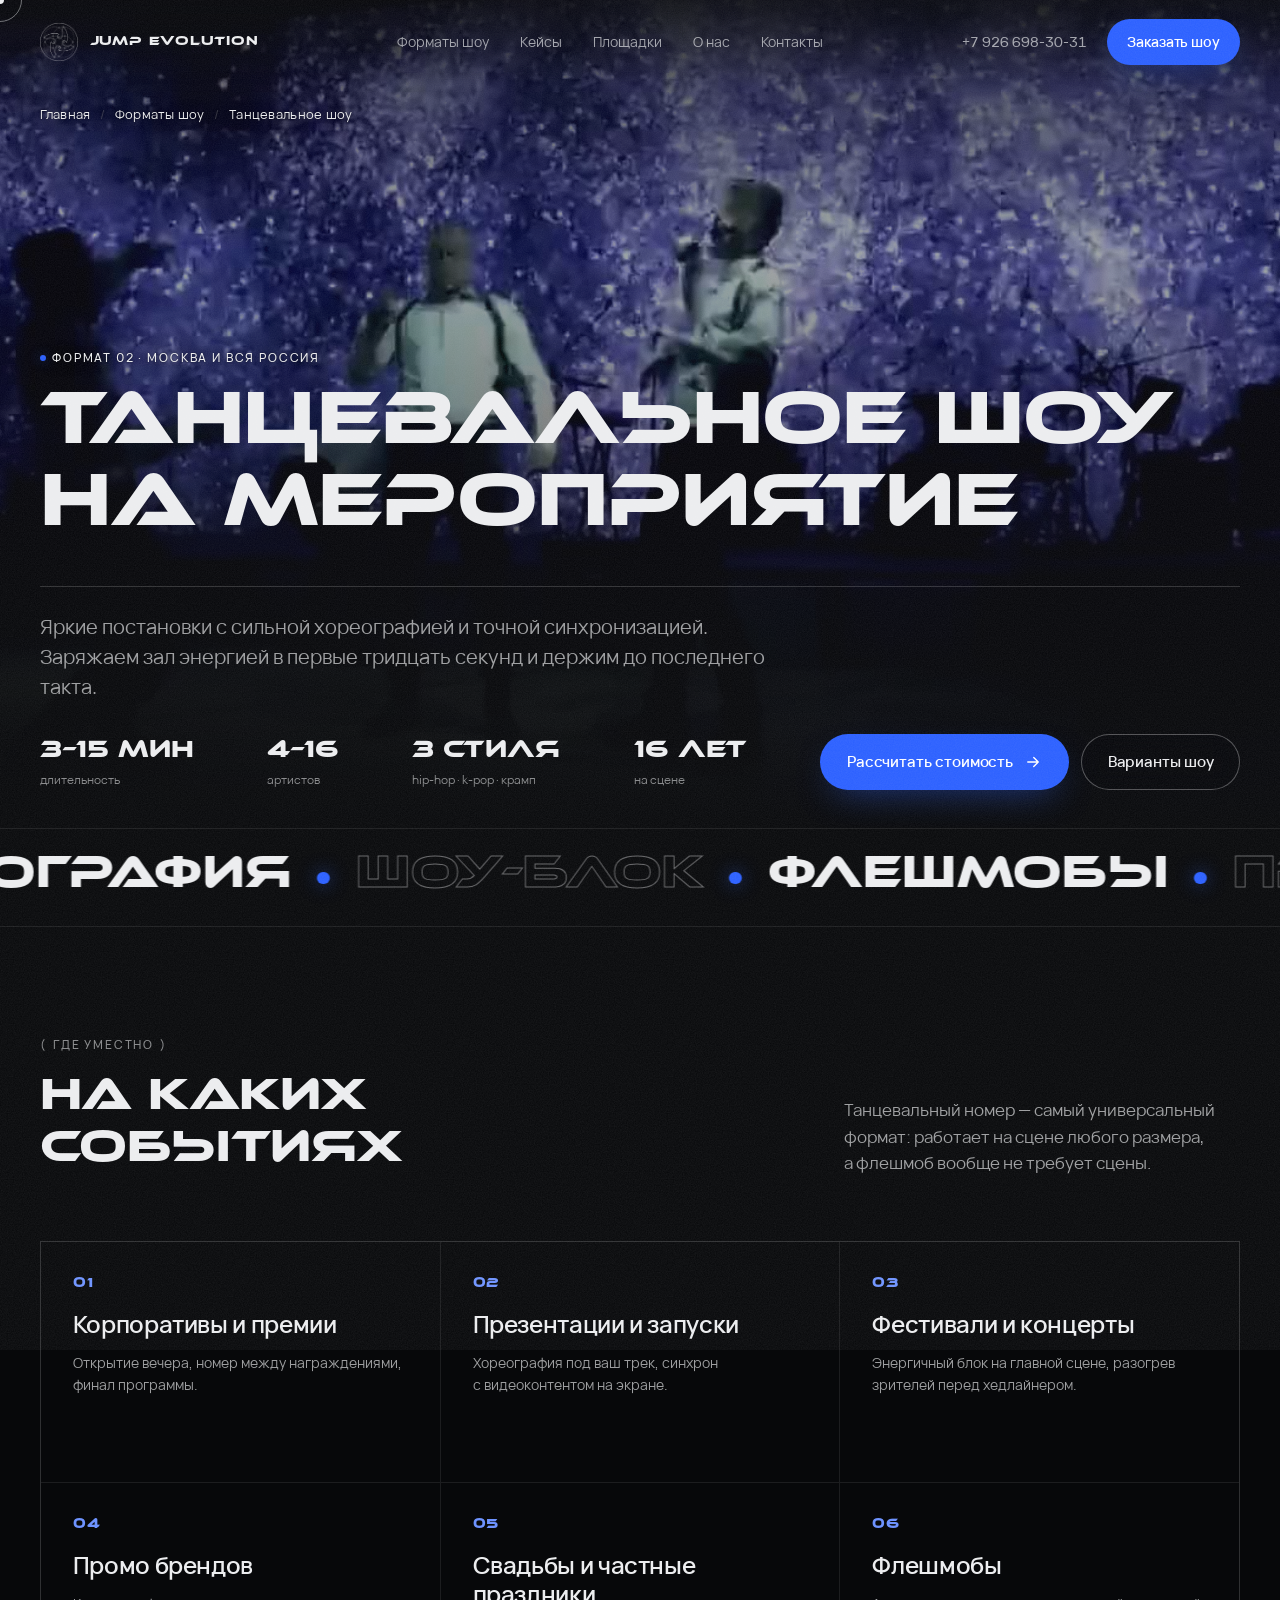
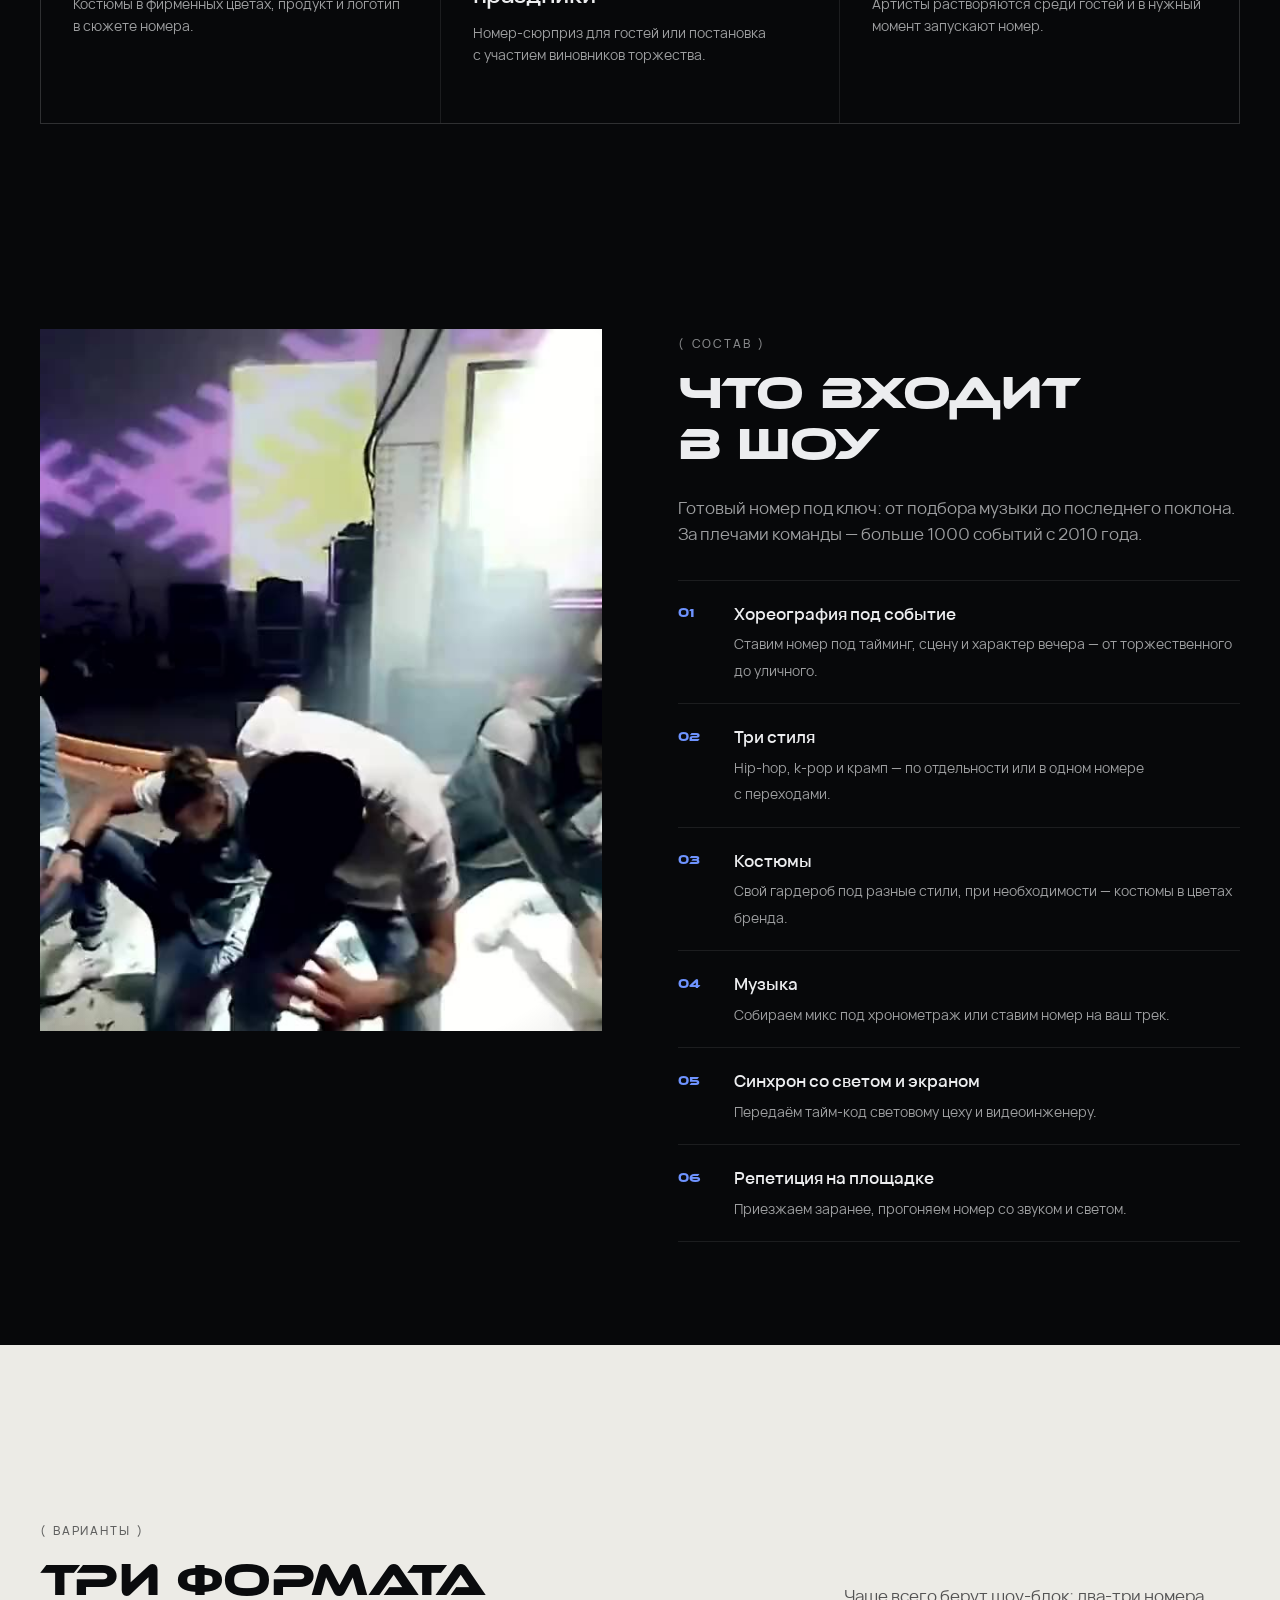
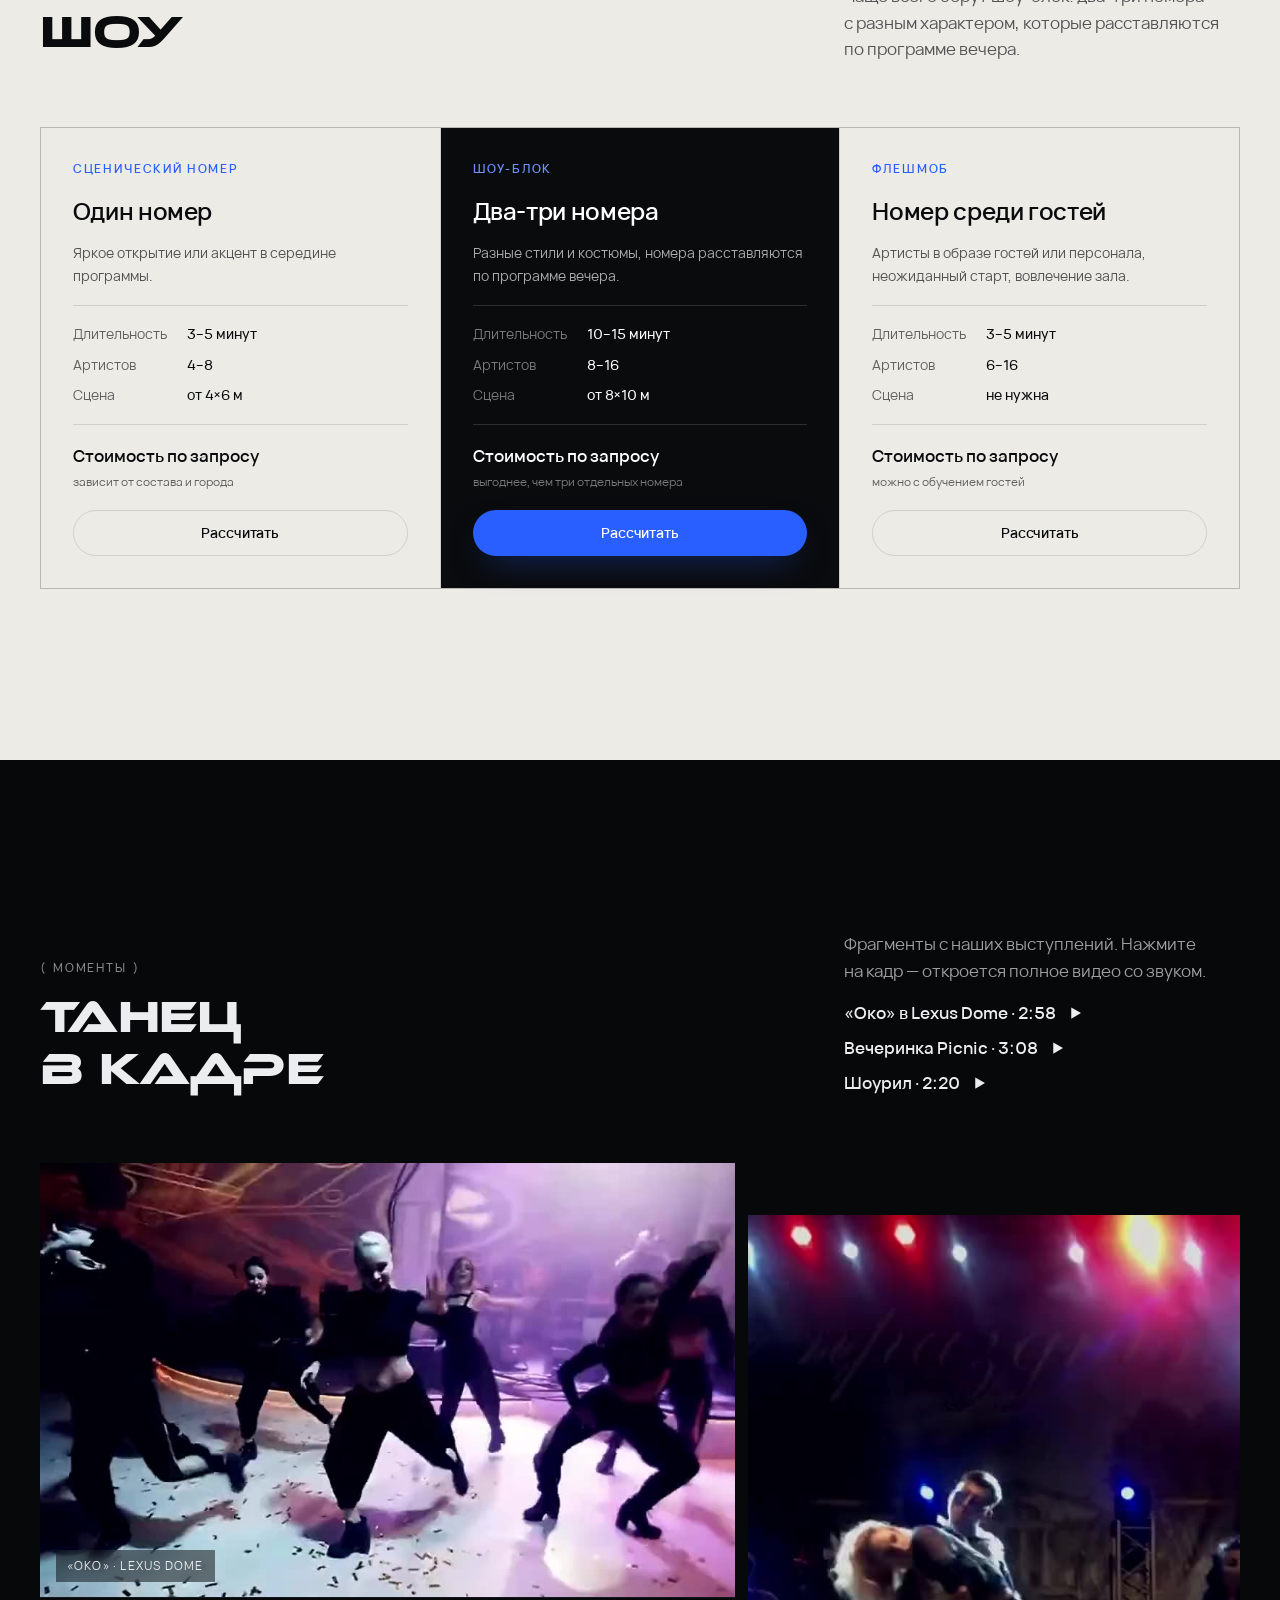
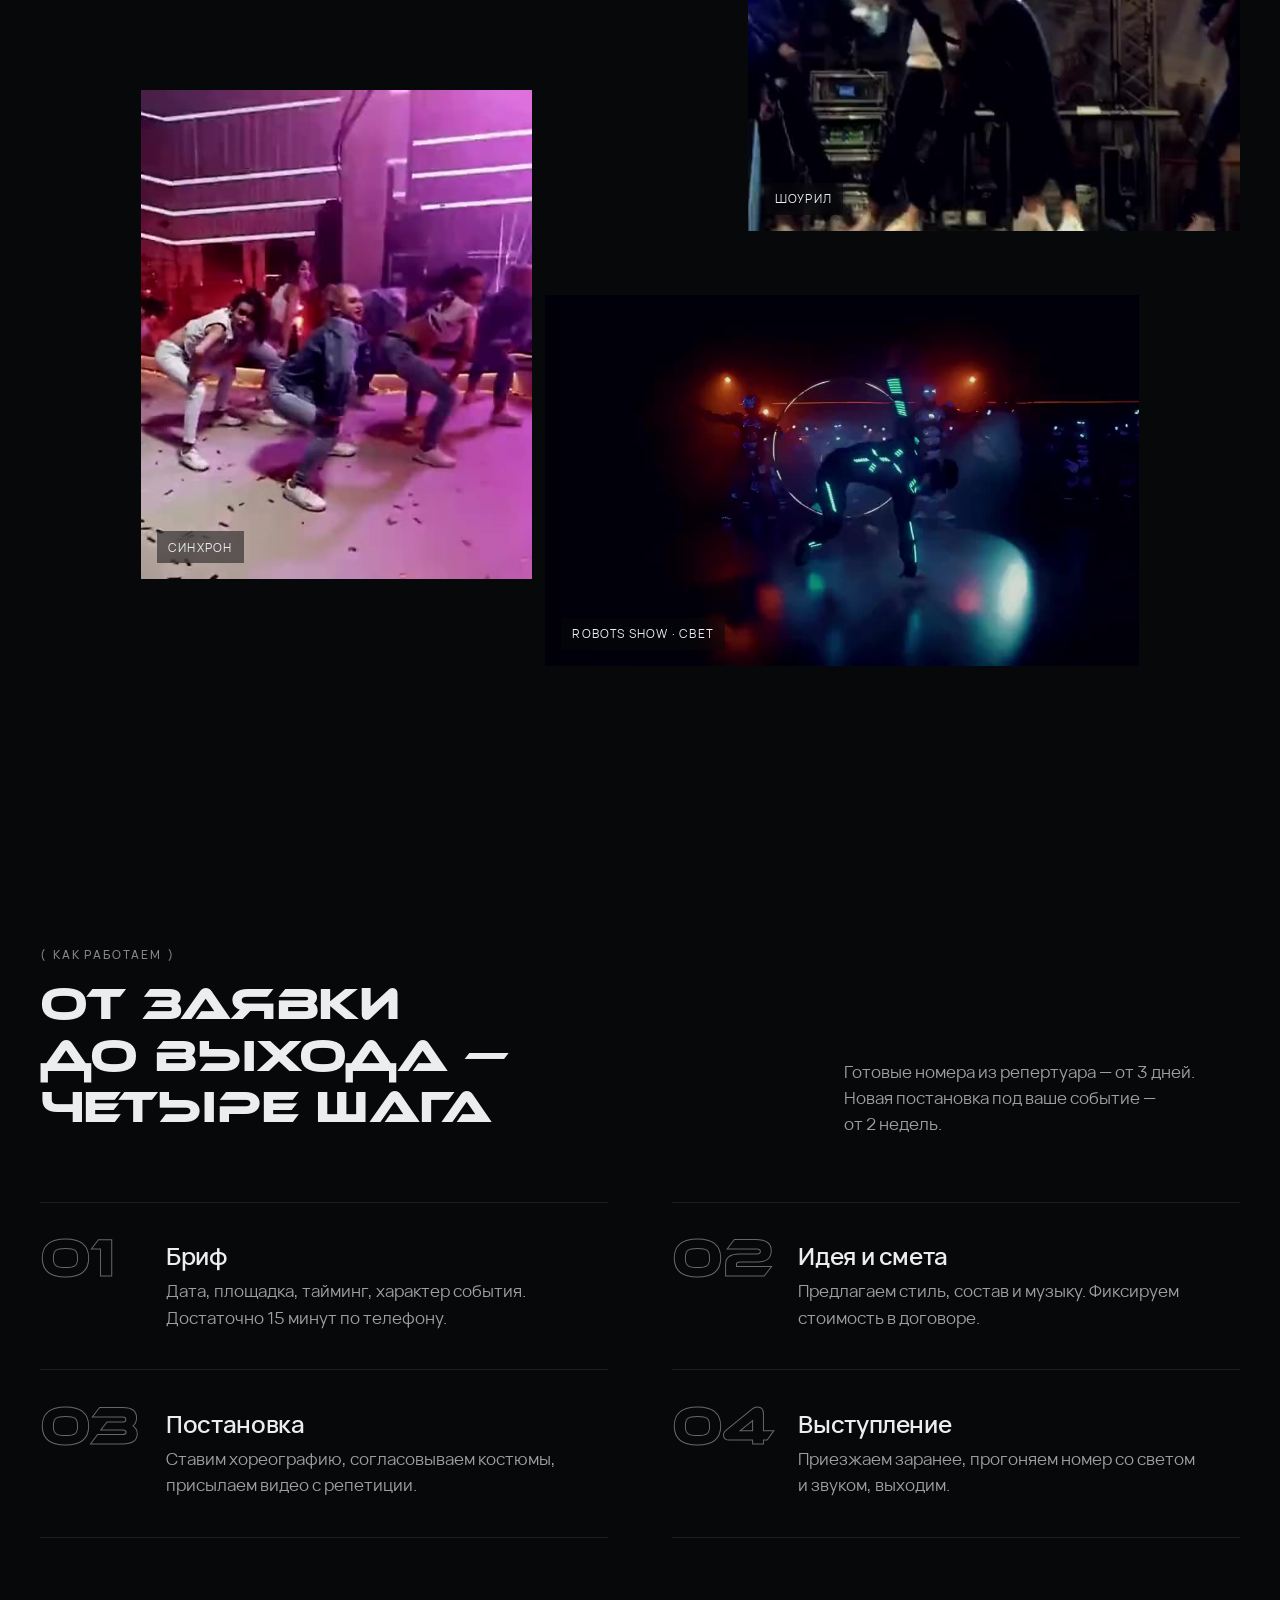
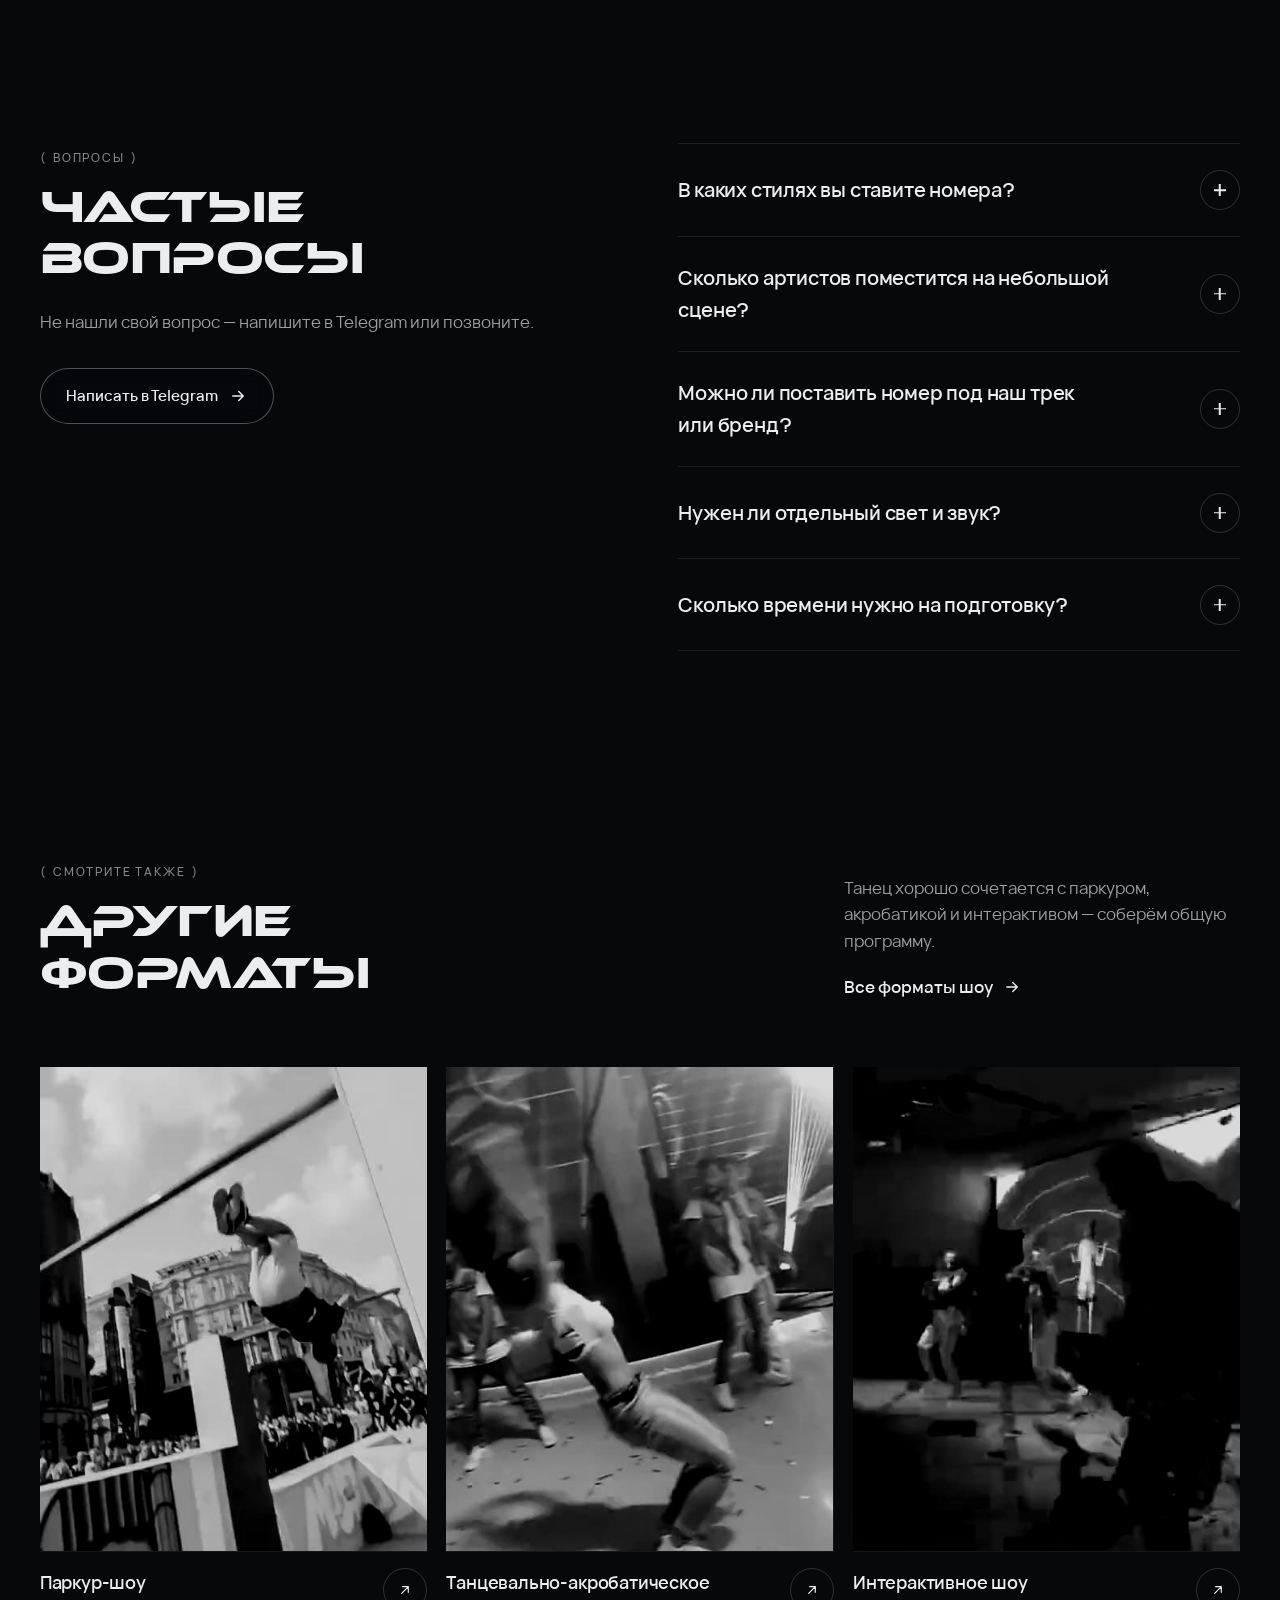
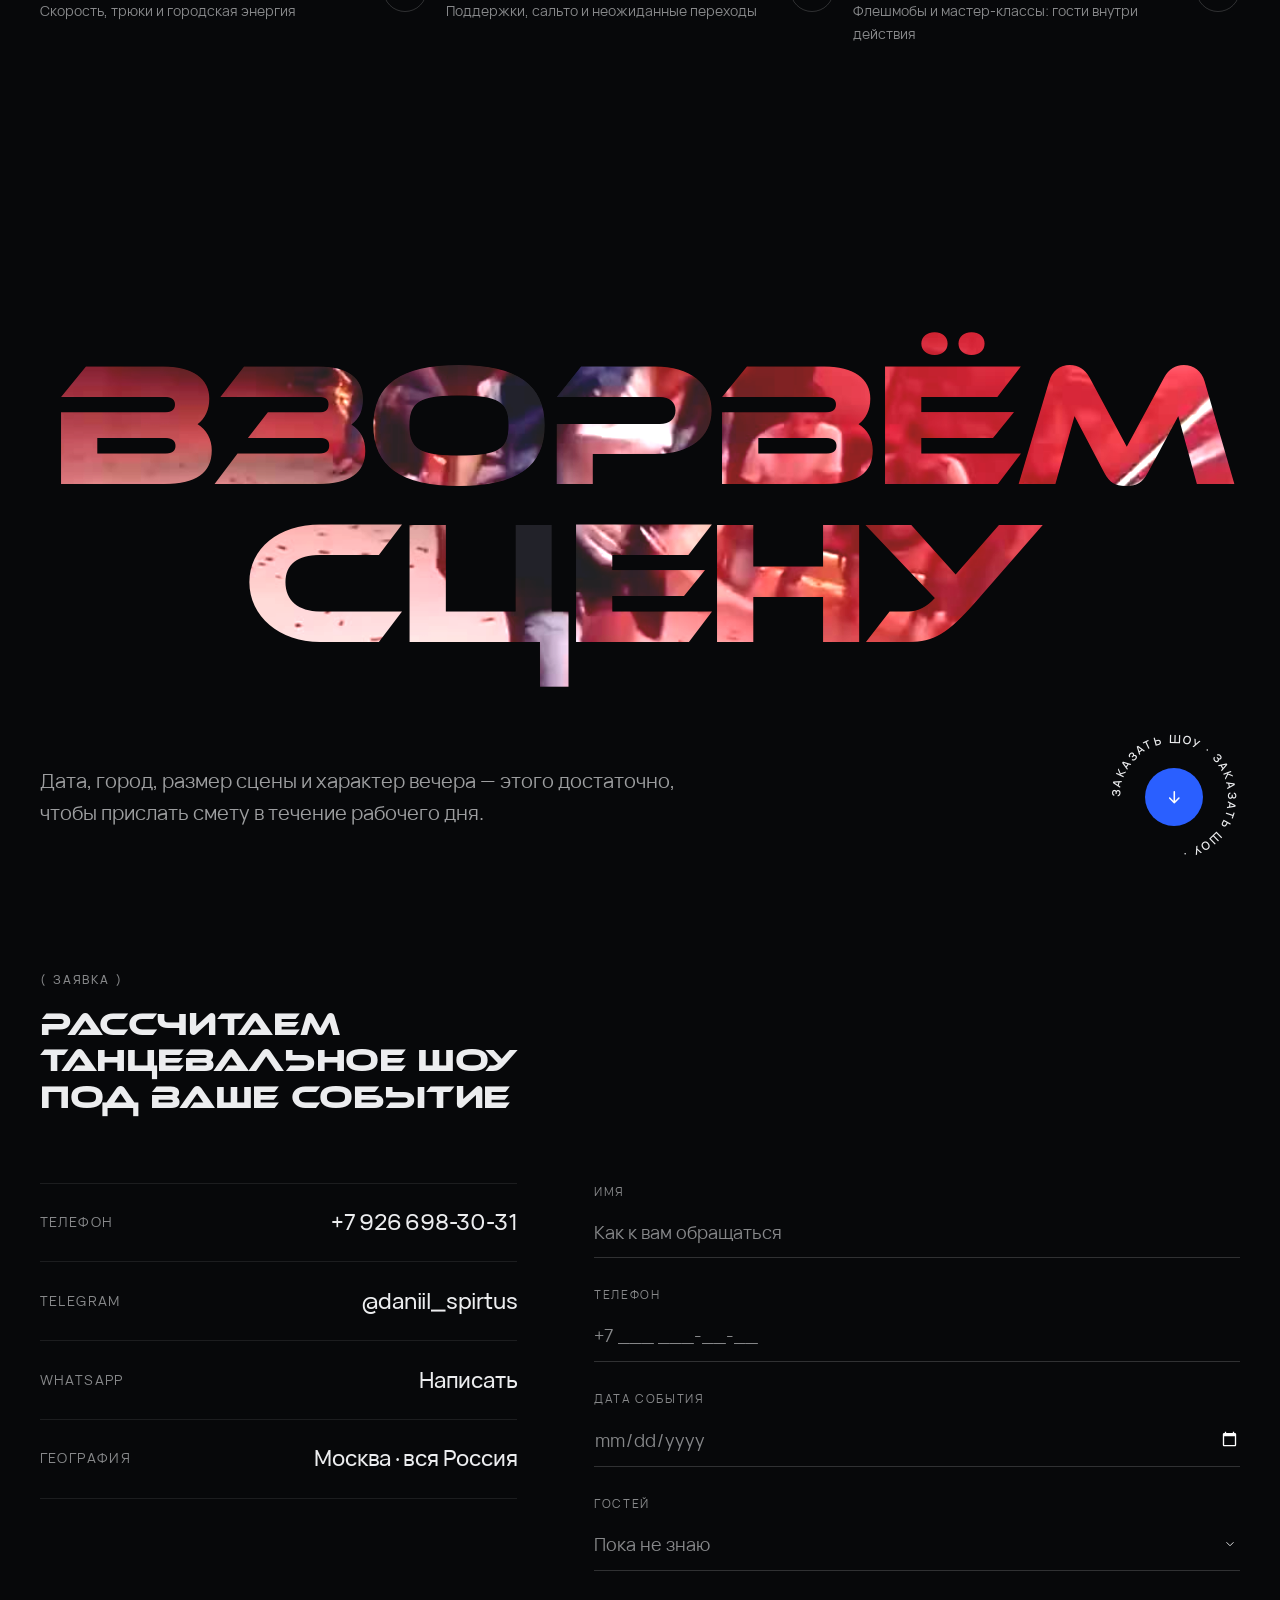
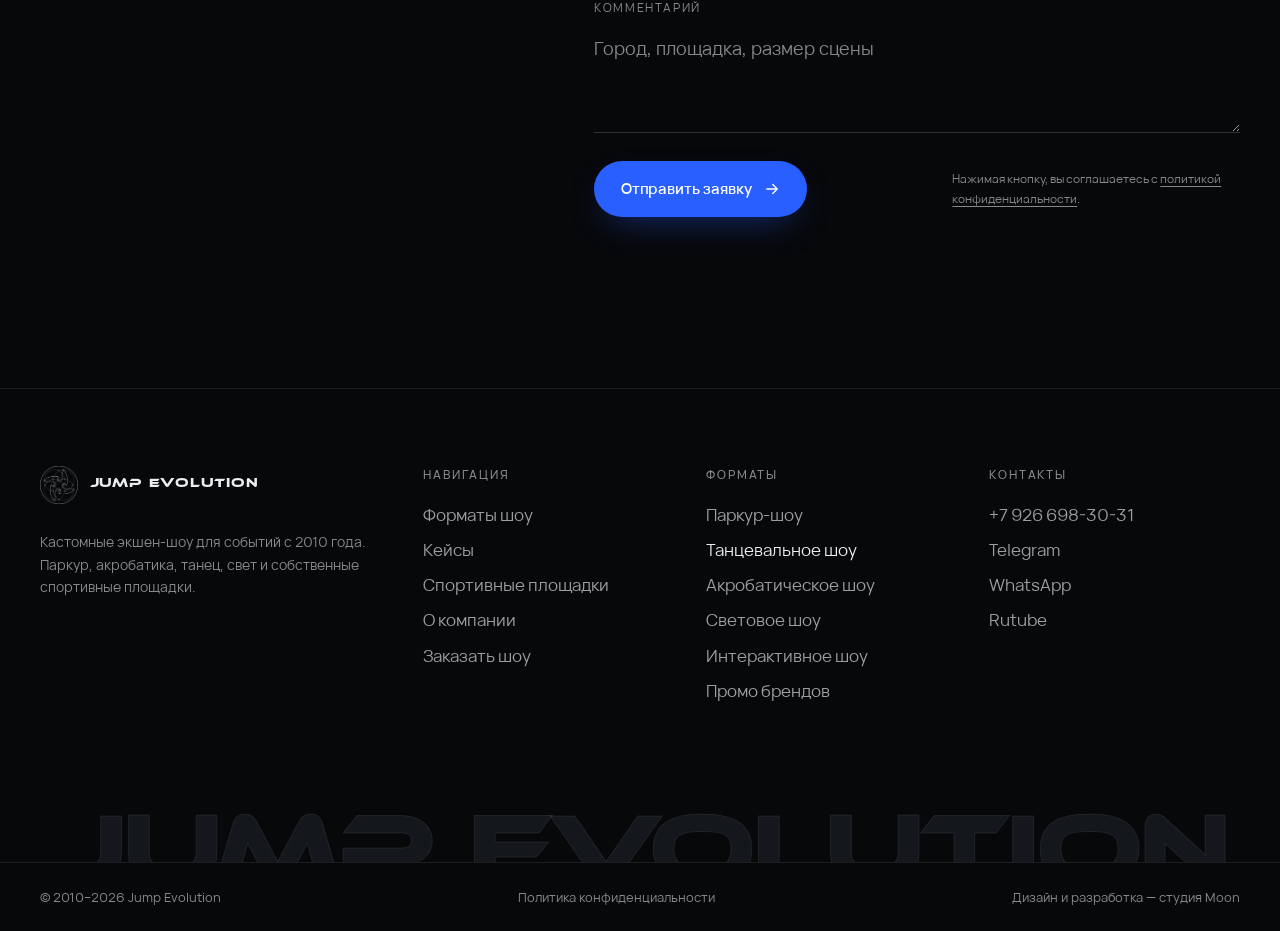
<file: shou/tancevalnoe-shou.html>
<!DOCTYPE html>
<html lang="ru">
<head>
<meta charset="utf-8">
<meta name="viewport" content="width=device-width, initial-scale=1, viewport-fit=cover">
<title>Танцевальное шоу на мероприятие — hip-hop, k-pop, крамп | Jump Evolution</title>
<meta name="description" content="Танцевальное шоу для корпоративов, презентаций, премий и фестивалей. Постановки в стилях hip-hop, k-pop и крамп, сильная хореография и синхрон, флешмобы с гостями. Команда Jump Evolution — 16 лет на сцене, Москва и вся Россия.">
<link rel="canonical" href="https://jumpevolution.ru/shou/tancevalnoe-shou.html">
<meta name="robots" content="index, follow">
<meta name="theme-color" content="#07080A">
<meta property="og:type" content="website">
<meta property="og:locale" content="ru_RU">
<meta property="og:site_name" content="Jump Evolution">
<meta property="og:title" content="Танцевальное шоу на мероприятие — Jump Evolution">
<meta property="og:description" content="Яркие постановки с сильной хореографией и точной синхронизацией. Hip-hop, k-pop, крамп и флешмобы с гостями.">
<meta property="og:url" content="https://jumpevolution.ru/shou/tancevalnoe-shou.html">
<meta property="og:image" content="https://jumpevolution.ru/assets/video/p-dance.jpg">
<meta name="twitter:card" content="summary_large_image">
<link rel="icon" href="../assets/img/logo-mark.png" type="image/png">
<link rel="preload" href="../assets/fonts/Ethnocentric-Regular.woff2" as="font" type="font/woff2" crossorigin>
<link rel="preload" href="../assets/fonts/VelaSans-Regular.woff2" as="font" type="font/woff2" crossorigin>
<link rel="preload" href="../assets/video/p-dance.jpg" as="image" fetchpriority="high">
<link rel="stylesheet" href="../assets/css/style.css">
<script>
  document.documentElement.classList.add('js');
</script>
<script type="application/ld+json">
{
  "@context": "https://schema.org",
  "@graph": [
    {"@type": "BreadcrumbList", "itemListElement": [
      {"@type": "ListItem", "position": 1, "name": "Главная", "item": "https://jumpevolution.ru/"},
      {"@type": "ListItem", "position": 2, "name": "Форматы шоу", "item": "https://jumpevolution.ru/uslugi.html"},
      {"@type": "ListItem", "position": 3, "name": "Танцевальное шоу", "item": "https://jumpevolution.ru/shou/tancevalnoe-shou.html"}
    ]},
    {"@type": "Service",
      "name": "Танцевальное шоу на мероприятие",
      "serviceType": "Танцевальное шоу",
      "description": "Постановочное танцевальное шоу в стилях hip-hop, k-pop и крамп для корпоративов, презентаций, премий и фестивалей. Флешмобы с гостями.",
      "provider": {"@type": "Organization", "name": "Jump Evolution", "url": "https://jumpevolution.ru/", "telephone": "+7 926 698-30-31"},
      "areaServed": {"@type": "Country", "name": "Россия"},
      "url": "https://jumpevolution.ru/shou/tancevalnoe-shou.html",
      "image": "https://jumpevolution.ru/assets/video/p-dance.jpg",
      "offers": {"@type": "Offer", "priceCurrency": "RUB", "availability": "https://schema.org/InStock", "description": "Стоимость рассчитывается по составу, длительности и городу"}
    },
    {"@type": "FAQPage", "mainEntity": [
      {"@type": "Question", "name": "В каких стилях вы ставите номера?", "acceptedAnswer": {"@type": "Answer", "text": "Основные стили — hip-hop, k-pop и крамп. Комбинируем их в одном номере или делаем блок из нескольких постановок с разным характером."}},
      {"@type": "Question", "name": "Сколько артистов поместится на небольшой сцене?", "acceptedAnswer": {"@type": "Answer", "text": "На сцене 4×6 м комфортно работают 4–6 танцоров. Для 8–16 артистов нужна сцена от 8×10 м. Если сцены нет, ставим номер в зале или делаем флешмоб среди гостей."}},
      {"@type": "Question", "name": "Можно ли поставить номер под наш трек или бренд?", "acceptedAnswer": {"@type": "Answer", "text": "Да. Ставим хореографию под ваш трек, гимн компании или джингл, делаем костюмы в фирменных цветах и добавляем продукт в сюжет номера."}},
      {"@type": "Question", "name": "Нужен ли отдельный свет и звук?", "acceptedAnswer": {"@type": "Answer", "text": "Достаточно штатного звука площадки и базового сценического света. Присылаем райдер заранее и работаем с вашим техническим цехом."}},
      {"@type": "Question", "name": "Сколько времени нужно на подготовку?", "acceptedAnswer": {"@type": "Answer", "text": "Готовые номера из репертуара — от 3 дней. Новая постановка под ваше событие — от 2 недель, включая подбор музыки, костюмы и репетиции."}}
    ]}
  ]
}
</script>
</head>
<body data-page="uslugi">
<a class="skip-link" href="#main">Перейти к содержанию</a>

<div class="grain" aria-hidden="true"></div>
<div class="cursor" aria-hidden="true"><div class="cursor-dot"></div><div class="cursor-ring"><span>Смотреть</span></div></div>

<header class="header">
  <div class="container">
    <a class="brand" href="../index.html" aria-label="Jump Evolution — на главную">
      <img src="../assets/img/logo-mark.png" alt="" width="38" height="38">
      <span>Jump Evolution</span>
    </a>
    <nav class="nav" aria-label="Основное меню">
      <a href="../uslugi.html">Форматы шоу</a>
      <a href="../index.html#keysy">Кейсы</a>
      <a href="../index.html#ploshchadki">Площадки</a>
      <a href="../index.html#o-nas">О нас</a>
      <a href="#kontakty">Контакты</a>
    </nav>
    <div class="header-actions">
      <a class="header-phone" href="tel:+79266983031">+7 926 698-30-31</a>
      <a class="btn btn-primary btn-sm" href="#zakazat">Заказать шоу</a>
      <button class="burger" type="button" aria-label="Открыть меню" aria-expanded="false" aria-controls="mobile-menu"><span></span><span></span></button>
    </div>
  </div>
</header>
<div class="mobile-menu" id="mobile-menu">
  <nav aria-label="Мобильное меню">
    <a href="../uslugi.html"><small>01</small>Форматы шоу</a>
    <a href="../index.html#keysy"><small>02</small>Кейсы</a>
    <a href="../index.html#ploshchadki"><small>03</small>Площадки</a>
    <a href="../index.html#o-nas"><small>04</small>О нас</a>
    <a href="#zakazat"><small>05</small>Заказать шоу</a>
  </nav>
  <div class="mm-contacts">
    <a href="tel:+79266983031">+7 926 698-30-31</a>
    <a href="https://t.me/daniil_spirtus" target="_blank" rel="noopener">Telegram</a>
    <a href="https://wa.me/79266983031" target="_blank" rel="noopener">WhatsApp</a>
  </div>
</div>

<main id="main">

<!-- ===== 1. Первый экран: видео-монтаж танцевальных номеров ===== -->
<section class="page-hero" aria-labelledby="page-title">
  <div class="hero-media" style="background-image:url(../assets/video/p-dance.jpg)" aria-hidden="true">
    <video data-src="../assets/video/p-dance.mp4" poster="../assets/video/p-dance.jpg" muted loop playsinline preload="none"></video>
  </div>
  <nav class="breadcrumbs" aria-label="Хлебные крошки">
    <div class="container">
      <ol>
        <li><a href="../index.html">Главная</a></li>
        <li><a href="../uslugi.html">Форматы шоу</a></li>
        <li aria-current="page">Танцевальное шоу</li>
      </ol>
    </div>
  </nav>
  <div class="container">
    <span class="label dot" data-reveal>Формат 02 · Москва и вся Россия</span>
    <h1 class="display t-h1" id="page-title" data-split="manual"><span class="line"><span>Танцевальное шоу</span></span> <span class="line"><span>на&nbsp;мероприятие</span></span></h1>
    <div class="page-hero-bottom">
      <div>
        <p class="lead">Яркие постановки с сильной хореографией и точной синхронизацией. Заряжаем зал энергией в первые тридцать секунд и держим до последнего такта.</p>
        <ul class="keyfacts" data-reveal style="transition-delay:.4s">
          <li><b>3–15 мин</b><span>длительность</span></li>
          <li><b>4–16</b><span>артистов</span></li>
          <li><b>3 стиля</b><span>hip-hop · k-pop · крамп</span></li>
          <li><b>16 лет</b><span>на сцене</span></li>
        </ul>
      </div>
      <div class="hero-actions" data-reveal style="transition-delay:.5s">
        <a class="btn btn-primary" href="#zakazat" data-magnetic=".25">Рассчитать стоимость <svg viewBox="0 0 24 24" fill="none" stroke="currentColor" stroke-width="1.8" stroke-linecap="round" stroke-linejoin="round" aria-hidden="true"><path d="M5 12h14M13 6l6 6-6 6"/></svg></a>
        <a class="btn btn-ghost" href="#varianty">Варианты шоу</a>
      </div>
    </div>
  </div>
</section>

<!-- ===== 2. Бегущая строка ===== -->
<div class="marquee" aria-hidden="true">
  <div class="marquee-track" data-speed="1.1">
    <span class="word">Hip-hop</span><span class="sep"></span>
    <span class="word">K-pop</span><span class="sep"></span>
    <span class="word">Крамп</span><span class="sep"></span>
    <span class="word">Синхрон</span><span class="sep"></span>
    <span class="word">Хореография</span><span class="sep"></span>
    <span class="word">Шоу-блок</span><span class="sep"></span>
    <span class="word">Флешмобы</span><span class="sep"></span>
    <span class="word">Промо брендов</span><span class="sep"></span>
  </div>
</div>

<!-- ===== 3. Для каких событий ===== -->
<section class="section section-tight" id="sobytiya" aria-labelledby="events-title">
  <div class="container">
    <div class="section-head">
      <div>
        <span class="label" data-reveal>Где уместно</span>
        <h2 class="display t-h2" id="events-title" data-split><span class="line"><span>На каких</span></span> <span class="line"><span>событиях</span></span></h2>
      </div>
      <p class="side" data-reveal>Танцевальный номер — самый универсальный формат: работает на сцене любого размера, а флешмоб вообще не требует сцены.</p>
    </div>
    <div class="hair-grid stagger">
      <div class="hair-cell" data-reveal><b>01</b><h3 class="t-h3">Корпоративы и премии</h3><p>Открытие вечера, номер между награждениями, финал программы.</p></div>
      <div class="hair-cell" data-reveal><b>02</b><h3 class="t-h3">Презентации и запуски</h3><p>Хореография под ваш трек, синхрон с видеоконтентом на экране.</p></div>
      <div class="hair-cell" data-reveal><b>03</b><h3 class="t-h3">Фестивали и концерты</h3><p>Энергичный блок на главной сцене, разогрев зрителей перед хедлайнером.</p></div>
      <div class="hair-cell" data-reveal><b>04</b><h3 class="t-h3">Промо брендов</h3><p>Костюмы в фирменных цветах, продукт и логотип в сюжете номера.</p></div>
      <div class="hair-cell" data-reveal><b>05</b><h3 class="t-h3">Свадьбы и частные праздники</h3><p>Номер-сюрприз для гостей или постановка с участием виновников торжества.</p></div>
      <div class="hair-cell" data-reveal><b>06</b><h3 class="t-h3">Флешмобы</h3><p>Артисты растворяются среди гостей и в нужный момент запускают номер.</p></div>
    </div>
  </div>
</section>

<!-- ===== 4. Что входит: видео + состав ===== -->
<section class="section section-tight" id="sostav" aria-labelledby="scope-title">
  <div class="container split">
    <div class="vframe" data-reveal>
      <video data-src="../assets/video/s-dance.mp4" data-poster="../assets/video/s-dance.jpg" muted loop playsinline preload="none"></video>
    </div>
    <div class="split-text">
      <span class="label" data-reveal>Состав</span>
      <h2 class="display t-h2" id="scope-title" data-split><span class="line"><span>Что входит</span></span> <span class="line"><span>в шоу</span></span></h2>
      <p data-reveal>Готовый номер под ключ: от подбора музыки до последнего поклона. За плечами команды — больше 1000 событий с&nbsp;2010&nbsp;года.</p>
      <ul class="checklist stagger">
        <li data-reveal><i>01</i><div><b>Хореография под событие</b><span>Ставим номер под тайминг, сцену и характер вечера — от торжественного до уличного.</span></div></li>
        <li data-reveal><i>02</i><div><b>Три стиля</b><span>Hip-hop, k-pop и крамп — по отдельности или в одном номере с переходами.</span></div></li>
        <li data-reveal><i>03</i><div><b>Костюмы</b><span>Свой гардероб под разные стили, при необходимости — костюмы в цветах бренда.</span></div></li>
        <li data-reveal><i>04</i><div><b>Музыка</b><span>Собираем микс под хронометраж или ставим номер на ваш трек.</span></div></li>
        <li data-reveal><i>05</i><div><b>Синхрон со светом и экраном</b><span>Передаём тайм-код световому цеху и видеоинженеру.</span></div></li>
        <li data-reveal><i>06</i><div><b>Репетиция на площадке</b><span>Приезжаем заранее, прогоняем номер со звуком и светом.</span></div></li>
      </ul>
    </div>
  </div>
</section>

<!-- ===== 5. Варианты (светлая сцена) ===== -->
<section class="section section-paper" id="varianty" aria-labelledby="variants-title">
  <div class="container">
    <div class="section-head">
      <div>
        <span class="label" data-reveal>Варианты</span>
        <h2 class="display t-h2" id="variants-title" data-split><span class="line"><span>Три формата</span></span> <span class="line"><span>шоу</span></span></h2>
      </div>
      <p class="side" data-reveal>Чаще всего берут шоу-блок: два-три номера с разным характером, которые расставляются по программе вечера.</p>
    </div>
    <div class="variants stagger">
      <article class="variant" data-reveal>
        <span class="tagline">Сценический номер</span>
        <h3 class="t-h3">Один номер</h3>
        <p>Яркое открытие или акцент в середине программы.</p>
        <dl><dt>Длительность</dt><dd>3–5 минут</dd><dt>Артистов</dt><dd>4–8</dd><dt>Сцена</dt><dd>от 4×6 м</dd></dl>
        <div class="price">Стоимость по запросу<small>зависит от состава и города</small></div>
        <a class="btn btn-line btn-sm" href="#zakazat">Рассчитать</a>
      </article>
      <article class="variant is-featured" data-reveal>
        <span class="tagline">Шоу-блок</span>
        <h3 class="t-h3">Два-три номера</h3>
        <p>Разные стили и костюмы, номера расставляются по программе вечера.</p>
        <dl><dt>Длительность</dt><dd>10–15 минут</dd><dt>Артистов</dt><dd>8–16</dd><dt>Сцена</dt><dd>от 8×10 м</dd></dl>
        <div class="price">Стоимость по запросу<small>выгоднее, чем три отдельных номера</small></div>
        <a class="btn btn-primary btn-sm" href="#zakazat">Рассчитать</a>
      </article>
      <article class="variant" data-reveal>
        <span class="tagline">Флешмоб</span>
        <h3 class="t-h3">Номер среди гостей</h3>
        <p>Артисты в образе гостей или персонала, неожиданный старт, вовлечение зала.</p>
        <dl><dt>Длительность</dt><dd>3–5 минут</dd><dt>Артистов</dt><dd>6–16</dd><dt>Сцена</dt><dd>не нужна</dd></dl>
        <div class="price">Стоимость по запросу<small>можно с обучением гостей</small></div>
        <a class="btn btn-line btn-sm" href="#zakazat">Рассчитать</a>
      </article>
    </div>
  </div>
</section>

<!-- ===== 6. Танец в кадре: видеогалерея ===== -->
<section class="section" id="video" aria-labelledby="gallery-title">
  <div class="container">
    <div class="section-head">
      <div>
        <span class="label" data-reveal>Моменты</span>
        <h2 class="display t-h2" id="gallery-title" data-split><span class="line"><span>Танец</span></span> <span class="line"><span>в кадре</span></span></h2>
      </div>
      <div class="side" data-reveal>
        <p>Фрагменты с наших выступлений. Нажмите на кадр — откроется полное видео со звуком.</p>
        <ul>
          <li><button class="link-arrow" type="button" data-video-id="9981eea87aa4077c61498c77a45a9b99" data-title="«Око» в Lexus Dome" data-sub="Корпоративное шоу · 2:58" data-cursor="play">«Око» в Lexus Dome · 2:58 <svg viewBox="0 0 24 24" fill="currentColor" aria-hidden="true"><path d="M7 4.5v15l13-7.5z"/></svg></button></li>
          <li><button class="link-arrow" type="button" data-video-id="db8fcde8f7d1f3bfae39dda9044f7119" data-title="Вечеринка Picnic" data-sub="Корпоратив бренда · 3:08" data-cursor="play">Вечеринка Picnic · 3:08 <svg viewBox="0 0 24 24" fill="currentColor" aria-hidden="true"><path d="M7 4.5v15l13-7.5z"/></svg></button></li>
          <li><button class="link-arrow" type="button" data-video-id="1180b93c9b32b67f5d0e3a216d26dd13" data-title="Jump Evolution Action Show" data-sub="Шоурил · 2:20" data-cursor="play">Шоурил · 2:20 <svg viewBox="0 0 24 24" fill="currentColor" aria-hidden="true"><path d="M7 4.5v15l13-7.5z"/></svg></button></li>
        </ul>
      </div>
    </div>
    <div class="vgallery stagger">
      <figure class="vframe" data-reveal data-video-id="9981eea87aa4077c61498c77a45a9b99" data-title="«Око» в Lexus Dome" data-sub="Корпоративное шоу · 2:58" data-cursor="play" tabindex="0" role="button" aria-label="Смотреть видео: «Око» в Lexus Dome">
        <video data-src="../assets/video/v-dance-1.mp4" data-poster="../assets/video/v-dance-1.jpg" muted loop playsinline preload="none"></video>
        <figcaption>«Око» · Lexus Dome</figcaption>
      </figure>
      <figure class="vframe" data-reveal data-video-id="1180b93c9b32b67f5d0e3a216d26dd13" data-title="Jump Evolution Action Show" data-sub="Шоурил · 2:20" data-cursor="play" tabindex="0" role="button" aria-label="Смотреть шоурил">
        <video data-src="../assets/video/v-dance-2.mp4" data-poster="../assets/video/v-dance-2.jpg" muted loop playsinline preload="none"></video>
        <figcaption>Шоурил</figcaption>
      </figure>
      <figure class="vframe" data-reveal data-video-id="9981eea87aa4077c61498c77a45a9b99" data-title="«Око» в Lexus Dome" data-sub="Корпоративное шоу · 2:58" data-cursor="play" tabindex="0" role="button" aria-label="Смотреть видео: «Око» в Lexus Dome">
        <video data-src="../assets/video/v-dance-3.mp4" data-poster="../assets/video/v-dance-3.jpg" muted loop playsinline preload="none"></video>
        <figcaption>Синхрон</figcaption>
      </figure>
      <figure class="vframe" data-reveal data-video-id="93881532f44b9938d118509d70222907" data-title="Robots Show" data-sub="Световое шоу на сцене · 1:56" data-cursor="play" tabindex="0" role="button" aria-label="Смотреть видео: Robots Show">
        <video data-src="../assets/video/v-dance-4.mp4" data-poster="../assets/video/v-dance-4.jpg" muted loop playsinline preload="none"></video>
        <figcaption>Robots Show · свет</figcaption>
      </figure>
    </div>
  </div>
</section>

<!-- ===== 7. Как работаем ===== -->
<section class="section section-tight" id="etapy" aria-labelledby="steps-title">
  <div class="container">
    <div class="section-head">
      <div>
        <span class="label" data-reveal>Как работаем</span>
        <h2 class="display t-h2" id="steps-title" data-split><span class="line"><span>От заявки</span></span> <span class="line"><span>до выхода —</span></span> <span class="line"><span>четыре шага</span></span></h2>
      </div>
      <p class="side" data-reveal>Готовые номера из репертуара — от&nbsp;3&nbsp;дней. Новая постановка под ваше событие — от&nbsp;2&nbsp;недель.</p>
    </div>
    <ol class="steps steps-dark stagger">
      <li class="step" data-reveal><b>01</b><div><h3 class="t-h3">Бриф</h3><p>Дата, площадка, тайминг, характер события. Достаточно 15&nbsp;минут по телефону.</p></div></li>
      <li class="step" data-reveal><b>02</b><div><h3 class="t-h3">Идея и смета</h3><p>Предлагаем стиль, состав и музыку. Фиксируем стоимость в договоре.</p></div></li>
      <li class="step" data-reveal><b>03</b><div><h3 class="t-h3">Постановка</h3><p>Ставим хореографию, согласовываем костюмы, присылаем видео с репетиции.</p></div></li>
      <li class="step" data-reveal><b>04</b><div><h3 class="t-h3">Выступление</h3><p>Приезжаем заранее, прогоняем номер со светом и звуком, выходим.</p></div></li>
    </ol>
  </div>
</section>

<!-- ===== 8. Частые вопросы ===== -->
<section class="section section-tight" id="voprosy" aria-labelledby="faq-title">
  <div class="container split">
    <div class="split-text">
      <span class="label" data-reveal>Вопросы</span>
      <h2 class="display t-h2" id="faq-title" data-split><span class="line"><span>Частые</span></span> <span class="line"><span>вопросы</span></span></h2>
      <p data-reveal>Не нашли свой вопрос — напишите в Telegram или позвоните.</p>
      <a class="btn btn-ghost" href="https://t.me/daniil_spirtus" target="_blank" rel="noopener" data-reveal>Написать в Telegram <svg viewBox="0 0 24 24" fill="none" stroke="currentColor" stroke-width="1.8" stroke-linecap="round" stroke-linejoin="round" aria-hidden="true"><path d="M5 12h14M13 6l6 6-6 6"/></svg></a>
    </div>
    <div class="faq" data-reveal>
      <details><summary>В каких стилях вы ставите номера?<i aria-hidden="true"></i></summary><div class="answer"><p>Основные стили — hip-hop, k-pop и крамп. Комбинируем их в одном номере или делаем блок из нескольких постановок с разным характером.</p></div></details>
      <details><summary>Сколько артистов поместится на небольшой сцене?<i aria-hidden="true"></i></summary><div class="answer"><p>На сцене 4×6 м комфортно работают 4–6 танцоров. Для 8–16 артистов нужна сцена от 8×10 м. Если сцены нет, ставим номер в зале или делаем флешмоб среди гостей.</p></div></details>
      <details><summary>Можно ли поставить номер под наш трек или бренд?<i aria-hidden="true"></i></summary><div class="answer"><p>Да. Ставим хореографию под ваш трек, гимн компании или джингл, делаем костюмы в фирменных цветах и добавляем продукт в сюжет номера.</p></div></details>
      <details><summary>Нужен ли отдельный свет и звук?<i aria-hidden="true"></i></summary><div class="answer"><p>Достаточно штатного звука площадки и базового сценического света. Присылаем райдер заранее и работаем с вашим техническим цехом.</p></div></details>
      <details><summary>Сколько времени нужно на подготовку?<i aria-hidden="true"></i></summary><div class="answer"><p>Готовые номера из репертуара — от 3 дней. Новая постановка под ваше событие — от 2 недель, включая подбор музыки, костюмы и репетиции.</p></div></details>
    </div>
  </div>
</section>

<!-- ===== 9. Другие форматы ===== -->
<section class="section section-tight" id="formaty" aria-labelledby="more-title">
  <div class="container">
    <div class="section-head">
      <div>
        <span class="label" data-reveal>Смотрите также</span>
        <h2 class="display t-h2" id="more-title" data-split><span class="line"><span>Другие</span></span> <span class="line"><span>форматы</span></span></h2>
      </div>
      <div class="side" data-reveal>
        <p>Танец хорошо сочетается с паркуром, акробатикой и интерактивом — соберём общую программу.</p>
        <a class="link-arrow" href="../uslugi.html">Все форматы шоу <svg viewBox="0 0 24 24" fill="none" stroke="currentColor" stroke-width="1.8" stroke-linecap="round" stroke-linejoin="round" aria-hidden="true"><path d="M5 12h14M13 6l6 6-6 6"/></svg></a>
      </div>
    </div>
    <div class="vcards stagger">
      <a class="vcard" href="parkur-shou.html" data-reveal>
        <div class="vframe bw"><video data-src="../assets/video/f-parkur.mp4" data-poster="../assets/video/f-parkur.jpg" muted loop playsinline preload="none"></video></div>
        <div class="vcard-meta"><div><h3>Паркур-шоу</h3><p>Скорость, трюки и городская энергия</p></div><span class="arr" aria-hidden="true"><svg viewBox="0 0 24 24" fill="none" stroke="currentColor" stroke-width="1.8" stroke-linecap="round" stroke-linejoin="round"><path d="M5 12h14M13 6l6 6-6 6"/></svg></span></div>
      </a>
      <a class="vcard" href="../uslugi.html#akrobaticheskoe" data-reveal>
        <div class="vframe bw"><video data-src="../assets/video/f-acro.mp4" data-poster="../assets/video/f-acro.jpg" muted loop playsinline preload="none"></video></div>
        <div class="vcard-meta"><div><h3>Танцевально-акробатическое</h3><p>Поддержки, сальто и неожиданные переходы</p></div><span class="arr" aria-hidden="true"><svg viewBox="0 0 24 24" fill="none" stroke="currentColor" stroke-width="1.8" stroke-linecap="round" stroke-linejoin="round"><path d="M5 12h14M13 6l6 6-6 6"/></svg></span></div>
      </a>
      <a class="vcard" href="../uslugi.html#interaktiv" data-reveal>
        <div class="vframe bw"><video data-src="../assets/video/f-interactive.mp4" data-poster="../assets/video/f-interactive.jpg" muted loop playsinline preload="none"></video></div>
        <div class="vcard-meta"><div><h3>Интерактивное шоу</h3><p>Флешмобы и мастер-классы: гости внутри действия</p></div><span class="arr" aria-hidden="true"><svg viewBox="0 0 24 24" fill="none" stroke="currentColor" stroke-width="1.8" stroke-linecap="round" stroke-linejoin="round"><path d="M5 12h14M13 6l6 6-6 6"/></svg></span></div>
      </a>
    </div>
  </div>
</section>

<!-- ===== 10. Финал: видео в буквах + заявка ===== -->
<section class="finale" id="kontakty" aria-labelledby="cta-title">
  <div class="vtext" aria-hidden="true">
    <video data-src="../assets/video/finale.mp4" data-poster="../assets/video/finale.jpg" muted loop playsinline preload="none"></video>
    <p class="vtext-mask"><span>Взорвём</span><span>сцену</span></p>
  </div>
  <div class="container">
    <div class="finale-sub" data-reveal>
      <p>Дата, город, размер сцены и характер вечера — этого достаточно, чтобы прислать смету в течение рабочего дня.</p>
      <a class="orb" href="#zakazat" data-magnetic=".35" style="--orb:132px" aria-label="К форме заявки">
        <svg class="orb-ring" viewBox="0 0 100 100" aria-hidden="true"><defs><path id="orb-path-cta" d="M50,50 m-41,0 a41,41 0 1,1 82,0 a41,41 0 1,1 -82,0"/></defs><text><textPath href="#orb-path-cta">Заказать шоу · Заказать шоу · </textPath></text></svg>
        <span class="orb-core"><svg viewBox="0 0 24 24" fill="none" stroke="currentColor" stroke-width="2" stroke-linecap="round" stroke-linejoin="round" aria-hidden="true" style="margin:0;transform:rotate(90deg)"><path d="M5 12h14M13 6l6 6-6 6"/></svg></span>
      </a>
    </div>
    <div id="zakazat">
      <span class="label" data-reveal>Заявка</span>
      <h2 class="display t-h2 cta-title" id="cta-title" data-split><span class="line"><span>Рассчитаем</span></span> <span class="line"><span>танцевальное шоу</span></span> <span class="line"><span>под ваше событие</span></span></h2>
    </div>
    <div class="cta-grid">
      <div>
        <div class="contact-list" data-reveal>
          <a href="tel:+79266983031"><span>Телефон</span><b>+7 926 698-30-31</b></a>
          <a href="https://t.me/daniil_spirtus" target="_blank" rel="noopener"><span>Telegram</span><b>@daniil_spirtus</b></a>
          <a href="https://wa.me/79266983031" target="_blank" rel="noopener"><span>WhatsApp</span><b>Написать</b></a>
          <div><span>География</span><b>Москва · вся Россия</b></div>
        </div>
      </div>
      <form class="form" method="post" data-reveal>
        <div class="form-row">
          <div class="field"><label for="d-name">Имя</label><input id="d-name" name="name" type="text" placeholder="Как к вам обращаться" required autocomplete="name"><span class="err">Укажите имя</span></div>
          <div class="field"><label for="d-phone">Телефон</label><input id="d-phone" name="phone" type="tel" placeholder="+7 ___ ___-__-__" required autocomplete="tel" inputmode="tel"><span class="err">Проверьте номер</span></div>
        </div>
        <div class="form-row">
          <div class="field"><label for="d-date">Дата события</label><input id="d-date" name="date" type="date"></div>
          <div class="field"><label for="d-guests">Гостей</label>
            <select id="d-guests" name="guests">
              <option value="">Пока не знаю</option>
              <option>до 100</option>
              <option>100–500</option>
              <option>500–2000</option>
              <option>больше 2000</option>
            </select>
          </div>
        </div>
        <div class="field"><label for="d-msg">Комментарий</label><textarea id="d-msg" name="message" placeholder="Город, площадка, размер сцены"></textarea></div>
        <div class="form-foot">
          <button class="btn btn-primary" type="submit" data-magnetic=".2">Отправить заявку <svg viewBox="0 0 24 24" fill="none" stroke="currentColor" stroke-width="1.8" stroke-linecap="round" stroke-linejoin="round" aria-hidden="true"><path d="M5 12h14M13 6l6 6-6 6"/></svg></button>
          <small>Нажимая кнопку, вы соглашаетесь с <a href="#">политикой конфиденциальности</a>.</small>
        </div>
        <div class="form-success" role="status" aria-live="polite"><b>Заявка у нас</b><p>Свяжемся в течение рабочего дня. Если срочно — напишите в Telegram или позвоните.</p></div>
      </form>
    </div>
  </div>
</section>

</main>

<footer class="footer">
  <div class="container">
    <div class="footer-grid">
      <div class="footer-brand">
        <a class="brand" href="../index.html"><img src="../assets/img/logo-mark.png" alt="" width="38" height="38"><span>Jump Evolution</span></a>
        <p>Кастомные экшен-шоу для событий с 2010 года. Паркур, акробатика, танец, свет и собственные спортивные площадки.</p>
      </div>
      <div>
        <h2 class="footer-h">Навигация</h2>
        <ul>
          <li><a href="../uslugi.html">Форматы шоу</a></li>
          <li><a href="../index.html#keysy">Кейсы</a></li>
          <li><a href="../index.html#ploshchadki">Спортивные площадки</a></li>
          <li><a href="../index.html#o-nas">О компании</a></li>
          <li><a href="#zakazat">Заказать шоу</a></li>
        </ul>
      </div>
      <div>
        <h2 class="footer-h">Форматы</h2>
        <ul>
          <li><a href="parkur-shou.html">Паркур-шоу</a></li>
          <li><a href="tancevalnoe-shou.html" aria-current="page">Танцевальное шоу</a></li>
          <li><a href="../uslugi.html#akrobaticheskoe">Акробатическое шоу</a></li>
          <li><a href="../uslugi.html#svetovoe">Световое шоу</a></li>
          <li><a href="../uslugi.html#interaktiv">Интерактивное шоу</a></li>
          <li><a href="../uslugi.html#promo">Промо брендов</a></li>
        </ul>
      </div>
      <div>
        <h2 class="footer-h">Контакты</h2>
        <ul>
          <li><a href="tel:+79266983031">+7 926 698-30-31</a></li>
          <li><a href="https://t.me/daniil_spirtus" target="_blank" rel="noopener">Telegram</a></li>
          <li><a href="https://wa.me/79266983031" target="_blank" rel="noopener">WhatsApp</a></li>
          <li><a href="https://rutube.ru/channel/16579936/" target="_blank" rel="noopener">Rutube</a></li>
        </ul>
      </div>
    </div>
  </div>
  <div class="footer-word" aria-hidden="true">Jump Evolution</div>
  <div class="footer-bottom"><div class="container" style="display:flex;justify-content:space-between;flex-wrap:wrap;gap:1rem">
    <span>© 2010–2026 Jump Evolution</span>
    <a href="#">Политика конфиденциальности</a>
    <span>Дизайн и разработка — студия Moon</span>
  </div></div>
</footer>

<div class="vmodal" role="dialog" aria-modal="true" aria-label="Видео" aria-hidden="true">
  <div class="vmodal-box">
    <div class="vmodal-head"><div><b>Jump Evolution</b><br><span></span></div><button class="vmodal-close" type="button" aria-label="Закрыть видео"><svg viewBox="0 0 24 24" fill="none" stroke="currentColor" stroke-width="1.6" stroke-linecap="round" aria-hidden="true"><path d="M6 6l12 12M18 6L6 18"/></svg></button></div>
    <div class="vmodal-player" data-lenis-prevent></div>
  </div>
</div>

<script src="../assets/js/vendor/lenis.min.js" defer></script>
<script src="../assets/js/vendor/gsap.min.js" defer></script>
<script src="../assets/js/vendor/ScrollTrigger.min.js" defer></script>
<script src="../assets/js/main.js" defer></script>
</body>
</html>
</file>
<file: assets/css/style.css>
/* =====================================================================
   JUMP EVOLUTION — дизайн-система v2
   Арт-дирекшн: «Луч в темноте».
   Сцена за секунду до выхода: полная темнота, один холодный луч
   выхватывает тело в полёте. Видео — главный материал, типографика
   работает как титры фильма, интерфейс почти исчезает.
   → палитра: тёплый-холодный чёрный + один синий луч (≤10% площади)
   → гарнитуры: Ethnocentric только для «титров», Vela Sans для всего остального
   → форма: кадр без скруглений (киноформат) + круг из фирменного знака
   → моушн: expo-out, маски, скролл-сцены, инерция
   ===================================================================== */

@font-face{font-family:'Ethnocentric';src:url('../fonts/Ethnocentric-Regular.woff2') format('woff2'),url('../fonts/Ethnocentric-Regular.woff') format('woff');font-weight:400;font-style:normal;font-display:swap}
@font-face{font-family:'Vela Sans';src:url('../fonts/VelaSans-Regular.woff2') format('woff2'),url('../fonts/VelaSans-Regular.woff') format('woff');font-weight:400;font-style:normal;font-display:swap}
@font-face{font-family:'Vela Sans';src:url('../fonts/VelaSans-Medium.woff2') format('woff2'),url('../fonts/VelaSans-Medium.woff') format('woff');font-weight:500;font-style:normal;font-display:swap}
@font-face{font-family:'Vela Sans';src:url('../fonts/VelaSans-SemiBold.woff2') format('woff2'),url('../fonts/VelaSans-SemiBold.woff') format('woff');font-weight:600;font-style:normal;font-display:swap}

:root{
  color-scheme:dark;
  /* нейтраль: чёрный с холодным подтоном, 9 ступеней */
  --bg:#07080A;--bg-2:#0D0F12;--bg-3:#14171B;--bg-4:#1C2025;--bg-5:#262B31;
  --line:rgba(236,237,239,.09);--line-2:rgba(236,237,239,.18);--line-3:rgba(236,237,239,.32);
  --text:#ECEDEF;--text-2:rgba(236,237,239,.66);--text-3:rgba(236,237,239,.56);--deco-3:rgba(236,237,239,.42);--text-4:rgba(236,237,239,.2);
  /* светлая сцена: «утро после шоу» */
  --paper:#ECEBE6;--paper-2:#E1DFD8;
  --ink:#0A0B0D;--ink-2:rgba(10,11,13,.68);--ink-3:rgba(10,11,13,.62);--ink-deco:rgba(10,11,13,.46);--ink-line:rgba(10,11,13,.12);
  /* один луч — фирменный синий клиента, чуть поднят для тёмного фона */
  --accent:#2A5FFF;--accent-hi:#6E93FF;--accent-soft:rgba(42,95,255,.14);--accent-glow:rgba(42,95,255,.5);
  /* гарнитуры */
  --f-display:'Ethnocentric','Arial Black',Impact,sans-serif;
  --f-body:'Vela Sans',Inter,system-ui,-apple-system,'Segoe UI',Roboto,Arial,sans-serif;
  /* типографическая шкала: контраст титров к тексту ~1:8 */
  --fs-mega:clamp(1.75rem,.2rem + 7.6vw,8.2rem);
  --fs-h1:clamp(1.7rem,.6rem + 5.2vw,6rem);
  --fs-h2:clamp(1.35rem,.5rem + 2.9vw,3.5rem);
  --fs-h3:clamp(1.12rem,.95rem + .7vw,1.6rem);
  --fs-xl:clamp(1.55rem,.9rem + 2.6vw,3.35rem);
  --fs-lead:clamp(1.02rem,.94rem + .38vw,1.3rem);
  --fs-body:clamp(.95rem,.92rem + .14vw,1.05rem);
  --fs-small:.875rem;--fs-label:.72rem;
  --fs-num:clamp(2.6rem,1.2rem + 5vw,6.5rem);
  /* пространство, база 8 */
  --s1:.5rem;--s2:1rem;--s3:1.5rem;--s4:2rem;--s5:3rem;--s6:4rem;--s7:6rem;--s8:8rem;
  --section:clamp(6rem,3.5rem + 9vw,13rem);
  --container:1520px;--gutter:clamp(1rem,.4rem + 2.6vw,3.5rem);
  --header-h:84px;
  /* форма: кадр + круг */
  --r-0:0;--r-1:3px;--r-pill:999px;
  /* глубина: составные тени с цветом фона */
  --shadow-1:0 1px 0 rgba(255,255,255,.04) inset,0 20px 40px -24px rgba(0,0,0,.9);
  --shadow-2:0 1px 0 rgba(255,255,255,.06) inset,0 40px 80px -40px rgba(0,0,0,.95),0 12px 24px -12px rgba(0,0,0,.6);
  /* моушн */
  --ease:cubic-bezier(.16,1,.3,1);--ease-q:cubic-bezier(.22,1,.36,1);--ease-io:cubic-bezier(.65,0,.35,1);--ease-in:cubic-bezier(.7,0,.84,0);
  --t1:.18s;--t2:.45s;--t3:.8s;--t4:1.2s;
}

/* ---------- база ---------- */
*,*::before,*::after{box-sizing:border-box}
html{-webkit-text-size-adjust:100%;scroll-padding-top:calc(var(--header-h) + 1rem);background:var(--bg)}
html:not(.lenis){scroll-behavior:smooth}
html.lenis,html.lenis body{height:auto}
.lenis.lenis-stopped{overflow:clip}
.lenis [data-lenis-prevent]{overscroll-behavior:contain}
.lenis.lenis-smooth iframe{pointer-events:none}
body{margin:0;background:var(--bg);color:var(--text);font-family:var(--f-body);font-size:var(--fs-body);line-height:1.6;-webkit-font-smoothing:antialiased;-moz-osx-font-smoothing:grayscale;overflow-x:clip;text-rendering:optimizeLegibility}
img,video,svg{display:block;max-width:100%}
img{height:auto}
a{color:inherit;text-decoration:none}
button{font:inherit;color:inherit;background:none;border:0;cursor:pointer;padding:0}
h1,h2,h3,h4,p,ul,ol,figure,dl,blockquote{margin:0}
ul,ol{padding:0;list-style:none}
::selection{background:var(--accent);color:#fff}
:focus-visible{outline:2px solid var(--accent-hi);outline-offset:3px}
html{scrollbar-color:var(--bg-5) var(--bg)}
::-webkit-scrollbar{width:10px;height:10px}
::-webkit-scrollbar-track{background:var(--bg)}
::-webkit-scrollbar-thumb{background:var(--bg-5);border:3px solid var(--bg);border-radius:10px}
::-webkit-scrollbar-thumb:hover{background:var(--accent)}
.container{width:min(100% - 2*var(--gutter),var(--container));margin-inline:auto}
.sr-only{position:absolute!important;width:1px;height:1px;overflow:hidden;clip:rect(0 0 0 0);white-space:nowrap}
.skip-link{position:fixed;left:1rem;top:-4rem;z-index:1000;background:var(--accent);color:#fff;padding:.75rem 1rem;transition:top var(--t2) var(--ease)}
.skip-link:focus{top:1rem}

/* зерно плёнки поверх всего: убирает «цифровую» плоскость видео */
.grain{position:fixed;inset:-50%;z-index:900;pointer-events:none;opacity:.07;background-image:url("data:image/svg+xml,%3Csvg xmlns='http://www.w3.org/2000/svg' width='220' height='220'%3E%3Cfilter id='n'%3E%3CfeTurbulence type='fractalNoise' baseFrequency='.85' numOctaves='3' stitchTiles='stitch'/%3E%3CfeColorMatrix values='0 0 0 0 1 0 0 0 0 1 0 0 0 0 1 0 0 0 1.1 0'/%3E%3C/filter%3E%3Crect width='100%25' height='100%25' filter='url(%23n)'/%3E%3C/svg%3E");animation:grain 1.2s steps(6) infinite}
@keyframes grain{0%{transform:translate(0,0)}20%{transform:translate(-3%,2%)}40%{transform:translate(2%,-3%)}60%{transform:translate(-2%,-1%)}80%{transform:translate(3%,3%)}100%{transform:translate(0,0)}}

/* ---------- типографика ---------- */
.display{font-family:var(--f-display);font-weight:400;text-transform:uppercase;line-height:1.02;letter-spacing:-.012em;font-kerning:normal}
.t-mega{font-size:var(--fs-mega);line-height:.98;letter-spacing:-.02em}
.t-h1{font-size:var(--fs-h1);line-height:1}
.t-h2{font-size:var(--fs-h2);line-height:1.06}
.t-h3{font-family:var(--f-body);font-weight:600;font-size:var(--fs-h3);line-height:1.2;letter-spacing:-.015em}
.t-xl{font-family:var(--f-body);font-weight:500;font-size:var(--fs-xl);line-height:1.14;letter-spacing:-.025em}
.lead{font-size:var(--fs-lead);line-height:1.5;color:var(--text-2);max-width:52ch}
.muted{color:var(--text-2)}
.accent{color:var(--accent-hi)}
.label{display:inline-flex;align-items:center;gap:.55em;font-size:var(--fs-label);letter-spacing:.16em;text-transform:uppercase;color:var(--text-3);font-weight:500;line-height:1.2}
.label::before{content:'( '}
.label::after{content:' )'}
.label.dot::before{content:'';width:6px;height:6px;border-radius:50%;background:var(--accent);box-shadow:0 0 12px var(--accent-glow);flex:none}
.label.dot::after{content:none}
.num{font-family:var(--f-display);font-variant-numeric:tabular-nums;letter-spacing:-.02em}

/* маска для раскрытия строк заголовка */
.line{display:block;overflow:hidden;padding:.16em 0 .08em;margin:-.16em 0 -.08em}
.line>span{display:block;will-change:transform}
html.js [data-split] .line>span{transform:translateY(118%)}
html.js [data-split].is-in .line>span{transform:none;transition:transform var(--t4) var(--ease)}
html.js [data-split].is-in .line:nth-child(2)>span{transition-delay:.07s}
html.js [data-split].is-in .line:nth-child(3)>span{transition-delay:.14s}
html.js [data-split].is-in .line:nth-child(4)>span{transition-delay:.21s}

/* ---------- кнопки ---------- */
.btn{position:relative;display:inline-flex;align-items:center;justify-content:center;gap:.7rem;height:56px;padding:0 1.6rem;border-radius:var(--r-pill);font-weight:600;font-size:.95rem;letter-spacing:-.005em;line-height:1;white-space:nowrap;border:1px solid transparent;overflow:hidden;isolation:isolate;transition:color var(--t2) var(--ease),border-color var(--t2) var(--ease),background-color var(--t2) var(--ease),box-shadow var(--t2) var(--ease)}
.btn svg{width:18px;height:18px;flex:none;transition:transform var(--t2) var(--ease)}
.btn:hover svg{transform:translateX(4px)}
.btn::before{content:'';position:absolute;inset:0;z-index:-1;border-radius:inherit;transform:translateY(101%);transition:transform var(--t2) var(--ease)}
.btn:hover::before{transform:none}
.btn-primary{background:var(--accent);color:#fff;box-shadow:0 14px 34px -14px var(--accent-glow)}
.btn-primary::before{background:#fff}
.btn-primary:hover{color:var(--ink);box-shadow:0 18px 40px -16px rgba(255,255,255,.35)}
.btn-ghost{border-color:var(--line-3);color:var(--text);background:rgba(7,8,10,.2);-webkit-backdrop-filter:blur(10px);backdrop-filter:blur(10px)}
.btn-ghost::before{background:var(--text)}
.btn-ghost:hover{color:var(--ink);border-color:var(--text)}
.btn-dark{background:var(--ink);color:#fff}
.btn-dark::before{background:var(--accent)}
.btn-line{border-color:var(--ink-line);color:var(--ink)}
.btn-line::before{background:var(--ink)}
.btn-line:hover{color:#fff}
.btn-sm{height:46px;padding:0 1.2rem;font-size:.875rem}
.btn-block{width:100%}
.link-arrow{display:inline-flex;align-items:center;gap:.6rem;font-weight:600;color:var(--text);background:linear-gradient(currentColor,currentColor) 0 100%/0 1px no-repeat;padding-bottom:3px;transition:background-size var(--t2) var(--ease),color var(--t1)}
.link-arrow svg{width:18px;height:18px;transition:transform var(--t2) var(--ease)}
.link-arrow:hover{background-size:100% 1px}
.link-arrow:hover svg{transform:translateX(4px)}

/* круглая кнопка-знак: отсылка к кругу логотипа */
.orb{position:relative;display:grid;place-items:center;width:var(--orb,148px);aspect-ratio:1;border-radius:50%;flex:none;color:var(--text)}
.orb-ring{position:absolute;inset:0;width:100%;height:100%}
.orb-spin{position:absolute;inset:0;display:block;animation:spin 18s linear infinite;will-change:transform}
html:not(.js) .orb-ring{animation:spin 18s linear infinite}
.orb-ring text{font-family:var(--f-body);font-size:8.6px;font-weight:600;letter-spacing:.22em;text-transform:uppercase;fill:currentColor}
.orb-core{position:relative;display:grid;place-items:center;width:44%;aspect-ratio:1;border-radius:50%;background:var(--accent);color:#fff;box-shadow:0 0 0 0 var(--accent-glow);transition:transform var(--t2) var(--ease),box-shadow var(--t3) var(--ease),background-color var(--t2)}
.orb-core svg{width:32%;height:auto;margin-left:6%}
.orb:hover .orb-core{transform:scale(1.12);box-shadow:0 0 0 18px var(--accent-soft)}
@keyframes spin{to{transform:rotate(360deg)}}

/* ---------- прелоадер ---------- */
.preloader{position:fixed;inset:0;z-index:1200;background:var(--bg);display:grid;place-items:center;pointer-events:none}
html:not(.is-loading) .preloader{display:none}
html:not(.js) .preloader{display:none}
/* страховка: если скрипт не загрузился, прелоадер уходит сам */
.preloader{animation:pre-out .6s 4.5s forwards}
@keyframes pre-out{to{opacity:0;visibility:hidden}}
.preloader-inner{display:grid;justify-items:center;gap:1.75rem}
.preloader img{width:84px;height:84px;opacity:.92;animation:spin 6s linear infinite}
.preloader .count{font-family:var(--f-display);font-size:.9rem;letter-spacing:.2em;color:var(--text-3);font-variant-numeric:tabular-nums}
.preloader .bar{width:180px;height:1px;background:var(--line-2);overflow:hidden}
.preloader .bar i{display:block;height:100%;background:var(--accent);transform-origin:left;transform:scaleX(0)}

/* ---------- курсор (только мышь) ---------- */
.cursor{display:none}
@media (hover:hover) and (pointer:fine){
  html.has-cursor .cursor{display:block;position:fixed;left:0;top:0;z-index:1100;pointer-events:none}
  .cursor-dot{position:fixed;left:-4px;top:-4px;width:8px;height:8px;border-radius:50%;background:var(--text);mix-blend-mode:difference;transition:opacity var(--t1)}
  .cursor-ring{position:fixed;left:-22px;top:-22px;width:44px;height:44px;border-radius:50%;border:1px solid rgba(236,237,239,.45);display:grid;place-items:center;transition:width var(--t2) var(--ease),height var(--t2) var(--ease),left var(--t2) var(--ease),top var(--t2) var(--ease),background-color var(--t2) var(--ease),border-color var(--t2) var(--ease),opacity var(--t2)}
  .cursor-ring span{font-size:.7rem;font-weight:600;letter-spacing:.14em;text-transform:uppercase;color:#fff;opacity:0;transition:opacity var(--t1)}
  .cursor.is-link .cursor-ring{width:64px;height:64px;left:-32px;top:-32px;border-color:var(--text)}
  .cursor.is-play .cursor-ring,.cursor.is-view .cursor-ring,.cursor.is-drag .cursor-ring{width:112px;height:112px;left:-56px;top:-56px;background:var(--accent);border-color:var(--accent)}
  .cursor.is-play .cursor-ring span,.cursor.is-view .cursor-ring span,.cursor.is-drag .cursor-ring span{opacity:1}
  .cursor.is-play .cursor-dot,.cursor.is-view .cursor-dot,.cursor.is-drag .cursor-dot{opacity:0}
  .cursor.is-hidden .cursor-ring,.cursor.is-hidden .cursor-dot{opacity:0}
  .cursor.on-light .cursor-dot{background:var(--ink);mix-blend-mode:normal}
  .cursor.on-light:not(.is-play):not(.is-view):not(.is-drag) .cursor-ring{border-color:rgba(10,11,13,.55)}
  html.has-cursor [data-cursor="play"],html.has-cursor [data-cursor="play"] *{cursor:none}
}

/* ---------- шапка ---------- */
.header{position:fixed;inset:0 0 auto;z-index:500;height:var(--header-h);transition:transform var(--t3) var(--ease),background-color var(--t2),border-color var(--t2),height var(--t2) var(--ease)}
.header::before{content:'';position:absolute;inset:0;background:linear-gradient(180deg,rgba(7,8,10,.72),rgba(7,8,10,0));pointer-events:none;transition:opacity var(--t2)}
.header.is-scrolled{background:rgba(7,8,10,.72);-webkit-backdrop-filter:blur(16px) saturate(1.2);backdrop-filter:blur(16px) saturate(1.2);border-bottom:1px solid var(--line);height:70px}
.header.is-scrolled::before{opacity:0}
.header.is-hidden{transform:translateY(calc(-100% - 48px))}
.header>.container{position:relative;height:100%;display:flex;align-items:center;justify-content:space-between;gap:2rem}
.brand{display:inline-flex;align-items:center;gap:.75rem;font-family:var(--f-display);font-size:.8rem;letter-spacing:.06em;text-transform:uppercase;white-space:nowrap}
.brand img{width:38px;height:38px;transition:transform 1.4s var(--ease)}
.brand:hover img{transform:rotate(180deg)}
.nav{display:flex;gap:.25rem}
.nav a{position:relative;padding:.5rem .85rem;font-size:.9rem;color:var(--text-2);transition:color var(--t1)}
.nav a::after{content:'';position:absolute;left:.85rem;right:.85rem;bottom:.2rem;height:1px;background:currentColor;transform:scaleX(0);transform-origin:right;transition:transform var(--t2) var(--ease)}
.nav a:hover,.nav a[aria-current="page"]{color:var(--text)}
.nav a:hover::after,.nav a[aria-current="page"]::after{transform:scaleX(1);transform-origin:left}
.header-actions{display:flex;align-items:center;gap:1.25rem}
.header-phone{font-size:.9rem;font-weight:500;color:var(--text-2);transition:color var(--t1);font-variant-numeric:tabular-nums}
.header-phone:hover{color:var(--text)}
.burger{display:none;width:48px;height:48px;border-radius:50%;border:1px solid var(--line-2);position:relative}
.burger span{position:absolute;left:14px;right:14px;height:1.5px;background:var(--text);transition:transform var(--t2) var(--ease),opacity var(--t1)}
.burger span:nth-child(1){top:19px}.burger span:nth-child(2){top:27px}
.burger[aria-expanded="true"] span:nth-child(1){transform:translateY(4px) rotate(45deg)}
.burger[aria-expanded="true"] span:nth-child(2){transform:translateY(-4px) rotate(-45deg)}
@media (max-width:1180px){.nav{display:none}.burger{display:block}}
@media (max-width:640px){.header-phone{display:none}.header .btn{display:none}.brand span{font-size:.72rem}}

.mobile-menu{position:fixed;inset:0;z-index:450;background:var(--bg);display:flex;flex-direction:column;justify-content:space-between;padding:calc(var(--header-h) + 2rem) var(--gutter) 2rem;clip-path:inset(0 0 100% 0);visibility:hidden;transition:clip-path var(--t3) var(--ease-io),visibility 0s var(--t3)}
.mobile-menu.is-open{clip-path:inset(0);visibility:visible;transition:clip-path var(--t3) var(--ease-io),visibility 0s}
.mobile-menu nav{display:grid;gap:.25rem}
.mobile-menu{overflow-y:auto;overscroll-behavior:contain}
.mobile-menu nav a{font-family:var(--f-display);text-transform:uppercase;font-size:clamp(1.3rem,min(7vw,6.5svh),3rem);line-height:1.25;display:flex;align-items:baseline;gap:1rem;padding:.35rem 0;min-height:48px}
.mobile-menu nav a small{font-family:var(--f-body);font-size:.75rem;color:var(--text-3);letter-spacing:.1em}
.mobile-menu .mm-contacts{display:flex;flex-wrap:wrap;gap:.75rem 1.5rem;color:var(--text-2);font-size:1rem}
.mobile-menu .mm-contacts a:hover{color:var(--text)}
.mobile-menu .mm-contacts a{display:inline-flex;align-items:center;min-height:44px}

/* ---------- видео-кадр: общая обработка ---------- */
.vframe{position:relative;overflow:hidden;background:var(--bg-3);isolation:isolate}
.vframe::after{content:'';position:absolute;inset:0;z-index:1;pointer-events:none;background:radial-gradient(130% 110% at 50% 45%,rgba(7,8,10,0) 55%,rgba(7,8,10,.42) 100%)}
html:not(.js) video[data-src]{display:none}
.vframe>video,.vframe>img{position:absolute;inset:0;width:100%;height:100%;object-fit:cover}
.vframe.bw>video,.vframe.bw>img{filter:grayscale(1) contrast(1.08) brightness(.85);transition:filter var(--t3) var(--ease),opacity var(--t3) var(--ease),transform 1.4s var(--ease)}
.vframe.bw:hover>video,.vframe.bw:hover>img,.is-active .vframe.bw>video,.is-active .vframe.bw>img{filter:none}
@media (hover:none){.vframe.bw>video,.vframe.bw>img{filter:contrast(1.04)}}

/* ---------- первый экран ---------- */
.hero{position:relative;min-height:100vh;min-height:100svh;display:flex;flex-direction:column;justify-content:flex-end;padding:calc(var(--header-h) + 2rem) 0 clamp(1.5rem,3vw,2.75rem);overflow:hidden;isolation:isolate}
.hero-media{position:absolute;inset:0;z-index:-2;background:var(--bg) center/cover no-repeat}
.hero-media video,.hero-media img{position:absolute;inset:0;width:100%;height:100%;object-fit:cover}
.hero-media video{opacity:0;transition:opacity 1.2s var(--ease)}
.hero-media video.is-playing{opacity:1}
.hero::after{content:'';position:absolute;inset:0;z-index:-1;pointer-events:none;background:
  linear-gradient(rgba(7,8,10,.2),rgba(7,8,10,.2)),
  linear-gradient(180deg,rgba(7,8,10,.55) 0%,rgba(7,8,10,0) 26%,rgba(7,8,10,0) 44%,rgba(7,8,10,.62) 72%,var(--bg) 100%),
  radial-gradient(120% 90% at 0% 100%,rgba(7,8,10,.72) 0%,rgba(7,8,10,0) 60%)}
.hero-top{position:absolute;top:calc(var(--header-h) + 1.5rem);left:0;right:0}
.hero-top .container{display:flex;justify-content:space-between;align-items:flex-start;gap:2rem;color:var(--text-2);font-size:var(--fs-small)}
.hero-top .label{color:var(--text)}
.hero-top,.page-hero .label,.page-hero .breadcrumbs,.reel-cap,.ground-panel .label,.ground-grid p{text-shadow:0 1px 14px rgba(7,8,10,.75),0 0 2px rgba(7,8,10,.5)}
.hero-top .meta{display:grid;gap:.35rem;text-align:right}
.hero-top .meta b{font-family:var(--f-display);font-weight:400;font-size:.78rem;letter-spacing:.12em;color:var(--text)}
.hero-title{margin:1.25rem 0 0;max-width:none}
.hero-title .line:nth-child(2){padding-left:clamp(0rem,9vw,11rem)}
.hero-title .blue{color:var(--accent-hi)}
.hero-bottom{margin-top:clamp(2rem,4vw,3.5rem);display:grid;grid-template-columns:minmax(0,1.2fr) minmax(0,1fr) auto;gap:clamp(1.5rem,3vw,3rem);align-items:end;padding-top:clamp(1.25rem,2vw,1.75rem);border-top:1px solid var(--line-2)}
.hero-bottom .lead{font-size:clamp(.98rem,.9rem + .3vw,1.15rem);max-width:46ch}
.hero-actions{display:flex;gap:.75rem;flex-wrap:wrap;align-items:center}
.hero-stats{display:flex;gap:clamp(1.25rem,3vw,3rem)}
.hero-stats li{display:grid;gap:.2rem}
.hero-stats b{font-family:var(--f-display);font-weight:400;font-size:clamp(1.25rem,.9rem + 1.2vw,2rem);line-height:1;font-variant-numeric:tabular-nums}
.hero-stats span{font-size:.78rem;color:var(--text-3);line-height:1.3}
.scroll-cue{display:inline-flex;align-items:center;gap:.75rem;font-size:.72rem;letter-spacing:.16em;text-transform:uppercase;color:var(--text-3)}
.scroll-cue i{position:relative;width:1px;height:44px;background:var(--line-2);overflow:hidden}
.scroll-cue i::after{content:'';position:absolute;left:0;top:-40%;width:1px;height:40%;background:var(--text);animation:cue 2.2s var(--ease-io) infinite}
@keyframes cue{to{top:100%}}
.hero .orb{--orb:clamp(96px,9vw,148px)}
@media (max-width:1100px){.hero-bottom{grid-template-columns:1fr 1fr}.hero-bottom .hero-stats{grid-column:1/-1;order:3}}
@media (max-width:720px){
  .hero{justify-content:flex-end;padding-bottom:1.25rem}
  .hero-top .meta{display:none}
  .hero-title .line:nth-child(2){padding-left:0}
  .hero-bottom{grid-template-columns:1fr;gap:1.25rem}
  .hero-actions .btn{flex:1 1 auto}
  .hero .orb{--orb:84px}
  .hero-stats{justify-content:space-between}
}

/* ---------- бегущая строка ---------- */
.marquee{position:relative;overflow:hidden;white-space:nowrap;border-block:1px solid var(--line);padding:clamp(1rem,2vw,1.6rem) 0;user-select:none}
.marquee-track{display:inline-flex;align-items:center;will-change:transform}
.marquee-track>*{flex:none}
.marquee .word{font-family:var(--f-display);text-transform:uppercase;font-size:clamp(1.4rem,.8rem + 2.6vw,3.4rem);line-height:1;padding:0 clamp(1rem,2vw,2rem);color:transparent;-webkit-text-stroke:1px var(--deco-3);transition:color var(--t2),-webkit-text-stroke-color var(--t2)}
.marquee .word:nth-child(4n+1){color:var(--text);-webkit-text-stroke-color:transparent}
.marquee .sep{width:clamp(10px,1vw,14px);height:clamp(10px,1vw,14px);border-radius:50%;background:var(--accent);box-shadow:0 0 18px var(--accent-glow)}
html:not(.js) .marquee-track,html.no-gsap .marquee-track{animation:marquee 40s linear infinite}
@keyframes marquee{to{transform:translateX(-50%)}}

/* ---------- секции ---------- */
.section{position:relative;padding:var(--section) 0}
.section-tight{padding:calc(var(--section)*.6) 0}
.section-flush-top{padding-top:0}
.section-head{display:grid;grid-template-columns:minmax(0,1.9fr) minmax(0,1fr);gap:clamp(1.5rem,4vw,5rem);align-items:end;margin-bottom:clamp(2.5rem,5vw,5.5rem)}
.section-head .label{margin-bottom:clamp(1rem,2vw,1.75rem)}
.section-head .side{color:var(--text-2);max-width:44ch;justify-self:end}
.section-head .side .link-arrow{margin-top:1.25rem}
.section-head .side ul{display:grid;gap:.35rem;margin-top:1rem}
.section-head .side ul .link-arrow{margin-top:0}
@media (max-width:900px){.section-head{grid-template-columns:1fr;align-items:start}.section-head .side{justify-self:start}}

.section-paper{background:var(--paper);color:var(--ink)}
.section-paper .label{color:var(--ink-3)}
.section-paper .lead,.section-paper .muted,.section-paper .side{color:var(--ink-2)}
.section-paper ::selection{background:var(--ink);color:#fff}

/* ---------- манифест ---------- */
.manifest{padding-top:calc(var(--section)*.8);padding-bottom:calc(var(--section)*.55)}
#formaty{padding-bottom:calc(var(--section)*.55)}
.manifest-grid{display:grid;grid-template-columns:minmax(180px,.28fr) minmax(0,1fr);gap:clamp(1.5rem,4vw,5rem)}
.manifest-text{max-width:30ch}
.manifest-text .w{color:var(--text-4);transition:color .4s linear}
.manifest-text .w.on{color:var(--text)}
html:not(.js) .manifest-text .w{color:var(--text)}
.nw{white-space:nowrap}
.pill-video{display:inline-block;vertical-align:middle;width:2.3em;height:1.05em;border-radius:var(--r-pill);overflow:hidden;position:relative;margin:0 .08em;transform:translateY(-.06em);background:var(--bg-4)}
.pill-video video{position:absolute;inset:0;width:100%;height:100%;object-fit:cover}
.counters{container-type:inline-size;display:grid;grid-template-columns:repeat(4,minmax(0,1fr));margin-top:clamp(4rem,8vw,8rem);border-top:1px solid var(--line)}
.counter{padding:clamp(1.25rem,2.5vw,2.25rem) clamp(0rem,1.5vw,1.5rem) 0 0;display:grid;gap:.6rem;align-content:start}
.counter+.counter{padding-left:clamp(1rem,2vw,2rem);border-left:1px solid var(--line)}
.counter b{font-family:var(--f-display);font-weight:400;font-size:clamp(2.4rem,5.5cqi,6.5rem);line-height:.9;letter-spacing:-.03em;font-variant-numeric:tabular-nums;white-space:nowrap}
.counter b sup{font-size:.42em;vertical-align:top;margin-left:.08em;color:var(--accent-hi);position:relative;top:.1em}
.counter>span{font-size:var(--fs-small);color:var(--text-2);max-width:22ch}
@media (max-width:1200px){.counters{grid-template-columns:1fr 1fr}.counter b{font-size:clamp(2.4rem,10cqi,6rem)}.counter:nth-child(3){padding-left:0;border-left:0}.counter:nth-child(n+3){border-top:1px solid var(--line);margin-top:1.25rem}}
@media (max-width:900px){.manifest-grid{grid-template-columns:1fr}}

/* ---------- шоурил (скролл-сцена) ---------- */
.reel{position:relative;background:var(--bg);overflow-x:clip}
.reel-sticky{position:relative;height:100vh;height:100svh;overflow:hidden}
.reel-frame{position:absolute;inset:0;will-change:clip-path}
@media (min-width:721px) and (prefers-reduced-motion:no-preference){html.js:not(.no-gsap) .reel{height:240vh}html.js:not(.no-gsap) .reel-sticky{position:sticky;top:0}html.js:not(.no-gsap) .reel-frame{clip-path:inset(18% 26% 18% 26%)}}
.reel-frame video,.reel-frame img{position:absolute;inset:0;width:100%;height:100%;object-fit:cover}
.reel-frame::after{content:'';position:absolute;inset:0;background:linear-gradient(180deg,rgba(7,8,10,.3) 0%,rgba(7,8,10,.12) 45%,rgba(7,8,10,.7) 100%)}
.reel-title{position:absolute;inset:0;display:flex;align-items:center;justify-content:center;gap:clamp(1rem,30vw,32rem);pointer-events:none;z-index:2;color:var(--text);text-shadow:0 2px 30px rgba(7,8,10,.6)}
.reel-title span{font-family:var(--f-display);font-size:var(--fs-h1);text-transform:uppercase;line-height:1;will-change:transform}
.reel-play{position:absolute;inset:0;z-index:3;display:grid;place-items:center}
.reel-play .orb{--orb:clamp(110px,10vw,160px)}
.reel-cap{position:absolute;left:0;right:0;bottom:clamp(1.25rem,3vw,2.5rem);z-index:3}
.reel-cap .container{display:flex;justify-content:space-between;gap:1rem;font-size:var(--fs-small);color:var(--text)}
@media (max-width:720px){.reel-sticky{height:auto;aspect-ratio:4/5}.reel-title{display:none}.reel-cap .container span:last-child{display:none}}

/* ---------- форматы: индекс-лист с превью за курсором ---------- */
.formats-list{border-top:1px solid var(--line)}
.f-row{position:relative;display:grid;grid-template-columns:4.5rem minmax(0,1.6fr) minmax(0,.9fr) 3rem;gap:clamp(1rem,2.5vw,2.5rem);align-items:center;padding:clamp(1.25rem,2.4vw,2.25rem) 0;border-bottom:1px solid var(--line);transition:padding var(--t3) var(--ease)}
.f-row::before{content:'';position:absolute;inset:0 calc(var(--gutter)*-1);background:var(--bg-2);transform:scaleY(0);transform-origin:bottom;transition:transform var(--t2) var(--ease);z-index:-1}
.f-row .n{font-family:var(--f-display);font-size:.8rem;color:var(--text-3);letter-spacing:.08em;transition:color var(--t2)}
.f-row h3{font-family:var(--f-display);font-weight:400;text-transform:uppercase;font-size:clamp(1.1rem,.5rem + 1.7vw,2.2rem);line-height:1.05;letter-spacing:-.01em;color:var(--text-2);transition:color var(--t2) var(--ease),transform var(--t3) var(--ease)}
.f-row p{color:var(--text-3);font-size:var(--fs-small);max-width:40ch;transition:color var(--t2)}
.f-row .arr{width:48px;height:48px;border-radius:50%;border:1px solid var(--line-2);display:grid;place-items:center;transition:background-color var(--t2) var(--ease),border-color var(--t2),transform var(--t2) var(--ease)}
.f-row .arr svg{width:18px;height:18px;transform:rotate(-45deg);transition:transform var(--t2) var(--ease)}
.f-row .thumb{display:none}
.formats-list:hover .f-row h3{color:var(--text-3)}
.f-row:hover h3,.formats-list .f-row:hover h3,.f-row:focus-visible h3{color:var(--text);transform:translateX(clamp(.5rem,1.2vw,1.25rem))}
.f-row:hover .n{color:var(--accent-hi)}
.f-row:hover p{color:var(--text-2)}
.f-row:hover .arr{background:var(--accent);border-color:var(--accent)}
.f-row:hover .arr svg{transform:none}
.f-preview{position:fixed;left:0;top:0;z-index:400;width:clamp(240px,21vw,380px);aspect-ratio:4/5;pointer-events:none;opacity:0;transform:translate3d(2.5rem,-50%,0) scale(.6);transform-origin:0 50%;transition:opacity var(--t2) var(--ease),transform var(--t3) var(--ease);overflow:hidden;background:var(--bg-3);box-shadow:var(--shadow-2)}
.f-preview.is-on{opacity:1;transform:translate3d(2.5rem,-50%,0) scale(1)}
.f-preview video,.f-preview img{position:absolute;inset:0;width:100%;height:100%;object-fit:cover;opacity:0;transform:scale(1.15);transition:opacity var(--t2) var(--ease),transform 1s var(--ease)}
.f-preview .is-cur{opacity:1;transform:none}
.f-preview-wrap{position:fixed;left:0;top:0;z-index:400;pointer-events:none;will-change:transform}
@media (hover:none),(max-width:900px){
  .f-preview-wrap{display:none}
  .f-row{grid-template-columns:minmax(0,1fr) auto;grid-template-areas:"thumb thumb" "name arr" "desc desc";gap:.9rem 1rem;padding:1.5rem 0}
  .f-row .n{display:none}
  .f-row h3{grid-area:name;color:var(--text);font-size:1.25rem}
  .f-row p{grid-area:desc;color:var(--text-2)}
  .f-row .arr{grid-area:arr}
  .f-row .thumb{display:block;grid-area:thumb;aspect-ratio:16/9}
  .formats-list:hover .f-row h3{color:var(--text)}
  .f-row:hover h3{transform:none}
}

/* ---------- кейсы: горизонтальная лента ---------- */
.cases{position:relative;overflow-x:clip}
.cases-pin{position:relative;padding:var(--section) 0}
.cases.is-pinned .cases-pin{position:sticky;top:0;height:100vh;height:100svh;display:flex;flex-direction:column;justify-content:center;padding:calc(var(--header-h) - .5rem) 0 1.75rem;overflow:hidden}
.cases .section-head{margin-bottom:clamp(1.25rem,2.4vh,2.25rem)}
.cases-track{display:flex;gap:clamp(1rem,1.6vw,1.75rem);padding:0 var(--gutter) 1rem;overflow-x:auto;scroll-snap-type:x proximity;scroll-padding-inline:var(--gutter);overscroll-behavior-x:contain;scrollbar-width:thin;scrollbar-color:var(--bg-5) transparent}
.cases-track>*{scroll-snap-align:start}
.cases.is-pinned .cases-track{overflow:visible;width:max-content;scroll-snap-type:none;padding-bottom:0;will-change:transform}
.case{position:relative;flex:none;width:clamp(240px,min(28vw,40vh),520px);display:grid;gap:.9rem;align-content:start}
.case:nth-child(even){margin-top:clamp(0rem,3.5vh,3rem)}
.case .vframe{aspect-ratio:4/5}
.case:nth-child(3n+1){width:clamp(300px,min(40vw,58vh),720px)}
.case:nth-child(3n+1) .vframe{aspect-ratio:16/11}
.case .vframe>video,.case .vframe>img{transform:scale(1.02)}
.case:hover .vframe>video,.case:hover .vframe>img{transform:scale(1.07)}
.case-meta{display:flex;justify-content:space-between;gap:1rem;align-items:baseline}
.case h3{font-weight:600;font-size:clamp(1rem,.9rem + .4vw,1.25rem);letter-spacing:-.01em;line-height:1.25}
.case .where{font-size:var(--fs-small);color:var(--text-3);margin-top:.2rem}
.case .yr{font-family:var(--f-display);font-size:.75rem;color:var(--text-3);letter-spacing:.06em}
.case .play-chip{position:absolute;left:1rem;top:1rem;z-index:2;display:inline-flex;align-items:center;gap:.5rem;padding:.45rem .8rem;border-radius:var(--r-pill);background:rgba(7,8,10,.55);-webkit-backdrop-filter:blur(8px);backdrop-filter:blur(8px);font-size:.72rem;letter-spacing:.1em;text-transform:uppercase;color:var(--text)}
.case .play-chip i{width:6px;height:6px;border-radius:50%;background:#FF3B3B;box-shadow:0 0 10px #FF3B3B;animation:blink 1.6s steps(2) infinite}
@keyframes blink{50%{opacity:.2}}
.case-end{flex:none;width:clamp(260px,26vw,420px);display:flex;flex-direction:column;justify-content:center;gap:1.5rem;padding:2rem;border:1px solid var(--line)}
.case-end p{color:var(--text-2)}
.cases-progress{margin-top:clamp(1rem,2vh,2rem);height:1px;background:var(--line-2);position:relative}
.cases-progress i{position:absolute;inset:0;background:var(--accent);transform-origin:left;transform:scaleX(0)}
.cases-progress-row{display:none;align-items:center;gap:1.5rem;font-size:.75rem;color:var(--text-3);letter-spacing:.12em;text-transform:uppercase}
.cases-progress-row .cases-progress{flex:1;margin:0}
.cases.is-pinned .cases-progress-row{display:flex}
@media (max-width:900px){
  .cases-track{scroll-snap-type:x mandatory;scrollbar-width:none;padding-bottom:.5rem}
  .cases-track::-webkit-scrollbar{display:none}
  .case,.case:nth-child(3n+1){width:min(78vw,420px)}
  .case:nth-child(even){margin-top:0}
  .case .vframe,.case:nth-child(3n+1) .vframe{aspect-ratio:4/5}
  .case-end{width:min(70vw,380px)}
}

/* ---------- площадки: стопка экранов ---------- */
.grounds-intro{padding-bottom:clamp(2rem,4vw,4rem)}
.ground-stack{position:relative;--dwell:75vh;padding-bottom:var(--dwell)}
.ground-panel:not(:last-child){margin-bottom:var(--dwell)}
.ground-panel{position:sticky;top:0;height:100vh;height:100svh;overflow:hidden;display:flex;align-items:flex-start;isolation:isolate}
.ground-panel .vframe{position:absolute;inset:0;z-index:-2}
.ground-panel::after{content:'';position:absolute;inset:0;z-index:-1;background:radial-gradient(90% 70% at 0% 0%,rgba(7,8,10,.72) 0%,rgba(7,8,10,0) 70%),linear-gradient(180deg,rgba(7,8,10,.94) 0%,rgba(7,8,10,.62) 34%,rgba(7,8,10,.12) 64%,rgba(7,8,10,.5) 100%)}
.ground-panel .label{color:var(--text)}
.ground-panel .shade{position:absolute;inset:0;z-index:1;background:var(--bg);opacity:0;pointer-events:none}
.ground-inner{width:100%;padding-top:calc(var(--header-h) + clamp(1rem,4vh,3rem))}
.ground-grid{display:grid;grid-template-columns:clamp(5.5rem,10vw,10rem) minmax(0,1fr) minmax(0,.8fr);gap:clamp(1.25rem,4vw,5rem);align-items:start}
.ground-grid .idx{font-family:var(--f-display);font-size:var(--fs-num);line-height:.85;color:transparent;-webkit-text-stroke:1px rgba(236,237,239,.55)}
.ground-grid h3{font-family:var(--f-display);font-weight:400;text-transform:uppercase;font-size:var(--fs-h1);line-height:.98;margin-top:1rem}
.ground-grid p{color:var(--text-2);max-width:44ch}
.specs{display:flex;flex-wrap:wrap;gap:.5rem;margin-top:1.25rem}
.specs span{font-size:.78rem;padding:.45rem .85rem;border-radius:var(--r-pill);border:1px solid var(--line-2);color:var(--text);background:rgba(7,8,10,.35);-webkit-backdrop-filter:blur(8px);backdrop-filter:blur(8px)}
@media (max-width:900px){.ground-stack{--dwell:55vh}.ground-grid{grid-template-columns:1fr;gap:1rem}.ground-grid .idx{font-size:3rem}.ground-panel::after{background:linear-gradient(180deg,rgba(7,8,10,.95) 0%,rgba(7,8,10,.78) 42%,rgba(7,8,10,.2) 72%,rgba(7,8,10,.45) 100%)}}

/* ---------- клиенты ---------- */
.logo-rows{display:grid;gap:clamp(.75rem,1.5vw,1.25rem);mask-image:linear-gradient(90deg,transparent,#000 12%,#000 88%,transparent);-webkit-mask-image:linear-gradient(90deg,transparent,#000 12%,#000 88%,transparent)}
.logo-row{overflow:hidden}
.logo-row .marquee-track{gap:clamp(.75rem,1.5vw,1.25rem)}
.logo-cell{width:clamp(150px,14vw,230px);aspect-ratio:16/8;display:grid;place-items:center;border:1px solid var(--line);background:var(--bg-2);padding:1.5rem;transition:border-color var(--t2),background-color var(--t2)}
.logo-cell img{max-height:56px;width:auto;max-width:100%;object-fit:contain;filter:brightness(0) invert(1);opacity:.58;transition:opacity var(--t2)}
.logo-cell:hover{border-color:var(--line-2);background:var(--bg-3)}
.logo-cell:hover img{opacity:1}
@media (hover:none){.logo-cell img{opacity:.8}}
.clients-note{display:flex;justify-content:space-between;gap:1.5rem;flex-wrap:wrap;align-items:baseline;margin-top:clamp(2rem,4vw,3.5rem);color:var(--text-2)}
.clients-note b{font-family:var(--f-display);font-weight:400;font-size:var(--fs-h2);color:var(--text)}

/* ---------- как работаем (светлая) ---------- */
.process-grid{display:grid;grid-template-columns:minmax(0,.9fr) minmax(0,1.1fr);gap:clamp(2rem,6vw,8rem);align-items:start}
.process-sticky{position:sticky;top:calc(var(--header-h) + 2rem)}
.process-sticky .t-h2{margin:1.25rem 0 1.5rem}
.process-sticky p{color:var(--ink-2);max-width:40ch}
.steps{counter-reset:s}
.step{display:grid;grid-template-columns:clamp(4rem,8vw,8rem) 1fr;gap:1.5rem;padding:clamp(1.5rem,3vw,2.5rem) 0;border-top:1px solid var(--ink-line)}
.step:last-child{border-bottom:1px solid var(--ink-line)}
.step b{font-family:var(--f-display);font-weight:400;font-size:clamp(2rem,1rem + 3vw,3.75rem);line-height:.9;color:transparent;-webkit-text-stroke:1px var(--ink-deco);transition:color var(--t3) var(--ease),-webkit-text-stroke-color var(--t3)}
.step:hover b{color:var(--accent);-webkit-text-stroke-color:var(--accent)}
.step h3{margin-bottom:.5rem}
.step p{color:var(--ink-2);max-width:48ch}
.principles{display:grid;grid-template-columns:repeat(3,1fr);gap:1px;background:var(--ink-line);margin-top:clamp(4rem,8vw,7rem);border:1px solid var(--ink-line)}
.principle{background:var(--paper);padding:clamp(1.5rem,2.5vw,2.5rem);display:grid;gap:.9rem;align-content:start;transition:background-color var(--t2)}
.principle:hover{background:#fff}
.principle p{color:var(--ink-2);font-size:var(--fs-small)}
@media (max-width:900px){.process-grid{grid-template-columns:1fr}.process-sticky{position:static}.principles{grid-template-columns:1fr}}
/* тёмный вариант шагов на страницах услуг */
.steps-dark .step{border-color:var(--line)}
.steps-dark .step b{-webkit-text-stroke-color:var(--deco-3)}
.steps-dark .step p{color:var(--text-2)}
@media (min-width:1101px){.section-head+.steps-dark{display:grid;grid-template-columns:1fr 1fr;column-gap:clamp(2rem,5vw,6rem)}.section-head+.steps-dark .step:nth-last-child(2){border-bottom:1px solid var(--line)}}

/* ---------- финальный призыв: видео в буквах ---------- */
.finale{position:relative;overflow:hidden;padding-top:var(--section)}
.vtext{position:relative;isolation:isolate;overflow:hidden;line-height:0}
.vtext video,.vtext img{position:absolute;inset:0;width:100%;height:100%;object-fit:cover;z-index:-1;filter:brightness(1.3) contrast(1.05) saturate(1.1)}
.vtext::before{content:'';position:absolute;inset:0;z-index:0;background:rgba(236,237,239,.14);mix-blend-mode:screen;pointer-events:none}
.vtext::after{content:'';position:absolute;inset:0;z-index:2;background:var(--bg);mix-blend-mode:lighten;pointer-events:none}
.vtext-mask{position:relative;z-index:1;margin:0;background:var(--bg);color:#fff;mix-blend-mode:multiply;font-family:var(--f-display);text-transform:uppercase;font-size:min(calc((100vw - 2*var(--gutter))/6.85),20rem);line-height:.9;letter-spacing:-.035em;text-align:center;padding:.34em 0 .04em;white-space:nowrap}
.vtext-mask span{display:block}
.finale-sub{display:flex;justify-content:space-between;align-items:center;gap:2rem;flex-wrap:wrap;margin:clamp(1.5rem,3vw,2.5rem) 0 clamp(4rem,8vw,7rem)}
.finale-sub p{color:var(--text-2);max-width:48ch;font-size:var(--fs-lead)}

.cta-title{margin:1.25rem 0 clamp(2.5rem,5vw,4.5rem);font-size:clamp(1.25rem,.8rem + 1.5vw,2.2rem)}
.cta-grid{display:grid;grid-template-columns:minmax(0,.85fr) minmax(0,1.15fr);gap:clamp(2rem,6vw,7rem);align-items:start;padding-bottom:var(--section)}
.contact-list{display:grid;border-top:1px solid var(--line)}
.contact-list a,.contact-list div{display:flex;justify-content:space-between;align-items:center;gap:1rem;padding:1.35rem 0;border-bottom:1px solid var(--line);transition:padding var(--t2) var(--ease),color var(--t1)}
.contact-list a span:first-child{font-size:var(--fs-small);color:var(--text-3);letter-spacing:.1em;text-transform:uppercase}
.contact-list a b,.contact-list div b{font-weight:500;font-size:clamp(1.05rem,.95rem + .5vw,1.4rem);letter-spacing:-.01em}
.contact-list a:hover{padding-left:.75rem;color:var(--accent-hi)}
.contact-list div span{font-size:var(--fs-small);color:var(--text-3);letter-spacing:.1em;text-transform:uppercase}

.form{display:grid;gap:1.75rem;position:relative}
.form-row{display:grid;grid-template-columns:1fr;gap:1.75rem}
.field{position:relative;display:grid}
.field label{font-size:.72rem;letter-spacing:.14em;text-transform:uppercase;color:var(--text-3);margin-bottom:.35rem}
.field input,.field select,.field textarea{font:inherit;font-size:1.1rem;color:var(--text);background:transparent;border:0;border-bottom:1px solid var(--line-2);border-radius:0;padding:.7rem 0;outline:none;transition:border-color var(--t2);-webkit-appearance:none;appearance:none;width:100%}
.field select{background-image:url("data:image/svg+xml,%3Csvg xmlns='http://www.w3.org/2000/svg' width='14' height='14' fill='none' stroke='%23ECEDEF' stroke-width='1.6' viewBox='0 0 24 24'%3E%3Cpath d='M6 9l6 6 6-6'/%3E%3C/svg%3E");background-repeat:no-repeat;background-position:right .2rem center;padding-right:1.75rem}
.field select option{background:var(--bg-3);color:var(--text)}
.field input[type="date"]{color-scheme:dark}
.field textarea{min-height:110px;resize:vertical}
.field input::placeholder,.field textarea::placeholder{color:var(--text-3)}
.field select.is-empty,.field input[type="date"].is-empty{color:var(--text-3)}
.field::after{content:'';position:absolute;left:0;right:0;bottom:0;height:1px;background:var(--accent-hi);transform:scaleX(0);transform-origin:left;transition:transform var(--t3) var(--ease)}
.field:focus-within::after{transform:scaleX(1)}
.field.is-error input{border-bottom-color:#FF5A5A}
.field .err{position:absolute;left:0;top:100%;font-size:.75rem;color:#FF7A7A;margin-top:.35rem;display:none}
.field.is-error .err{display:block}
.form-foot{display:flex;align-items:center;justify-content:space-between;gap:1.5rem;flex-wrap:wrap}
.form-foot small{color:var(--text-3);font-size:.78rem;max-width:36ch}
.form-foot small a{text-decoration:underline;text-underline-offset:3px}
.form .btn[aria-busy="true"]{pointer-events:none;opacity:.7}
.form-success{position:absolute;inset:0;display:grid;place-content:center;justify-items:start;gap:1rem;background:var(--bg);opacity:0;visibility:hidden;transition:opacity var(--t3) var(--ease),visibility 0s var(--t3)}
.form.is-sent .form-success{opacity:1;visibility:visible;transition:opacity var(--t3) var(--ease)}
.form.is-sent>:not(.form-success){visibility:hidden;transition:visibility 0s var(--t3)}
.form-success b{font-family:var(--f-display);font-weight:400;font-size:var(--fs-h2);text-transform:uppercase;line-height:1}
.form-success p{color:var(--text-2);max-width:40ch}
@media (max-width:900px){.cta-grid{grid-template-columns:1fr}}

/* ---------- подвал ---------- */
.footer{position:relative;border-top:1px solid var(--line);padding-top:clamp(3rem,6vw,5rem);overflow:hidden}
.footer-grid{display:grid;grid-template-columns:1.4fr repeat(3,1fr);gap:2rem}
.footer-brand p{color:var(--text-3);font-size:var(--fs-small);max-width:34ch;margin-top:1.25rem}
.footer .footer-h{font-size:.72rem;letter-spacing:.16em;text-transform:uppercase;color:var(--text-3);font-weight:500;margin-bottom:1.1rem}
.footer ul{display:grid;gap:.55rem}
.footer ul a{color:var(--text-2);transition:color var(--t1)}
.footer ul a:hover,.footer ul a[aria-current="page"]{color:var(--text)}
.footer-word{font-family:var(--f-display);text-transform:uppercase;font-size:min(calc((100vw - 2*var(--gutter))/11.9),12.5rem);line-height:.8;letter-spacing:-.04em;white-space:nowrap;text-align:center;margin-top:clamp(3rem,6vw,6rem);color:var(--bg-3);-webkit-text-stroke:1px var(--line);user-select:none;transform:translateY(12%)}
.footer-bottom{display:flex;justify-content:space-between;flex-wrap:wrap;gap:1rem;padding:1.5rem 0;border-top:1px solid var(--line);font-size:.8rem;color:var(--text-3);position:relative;z-index:1;background:var(--bg)}
.footer-bottom a:hover{color:var(--text)}
@media (max-width:900px){.footer-grid{grid-template-columns:1fr 1fr}.footer-brand{grid-column:1/-1}.footer-grid>div:last-child{grid-column:1/-1}.footer-grid>div:last-child ul{display:flex;flex-wrap:wrap;gap:.5rem 1.5rem}}

/* ---------- модальное окно видео ---------- */
.vmodal{position:fixed;inset:0;z-index:1000;display:grid;place-items:center;padding:clamp(1rem,4vw,4rem);background:rgba(4,5,6,.94);opacity:0;visibility:hidden;transition:opacity var(--t2) var(--ease),visibility 0s var(--t2)}
.vmodal.is-open{opacity:1;visibility:visible;transition:opacity var(--t2) var(--ease)}
.vmodal-box{width:min(100%,1280px);display:grid;gap:1rem;transform:translateY(24px) scale(.97);transition:transform var(--t3) var(--ease)}
.vmodal.is-open .vmodal-box{transform:none}
.vmodal-head{display:flex;justify-content:space-between;align-items:center;gap:1rem}
.vmodal-head b{font-weight:600}
.vmodal-head span{color:var(--text-3);font-size:var(--fs-small)}
.vmodal-close{width:52px;height:52px;border-radius:50%;border:1px solid var(--line-2);display:grid;place-items:center;flex:none;transition:background-color var(--t2),border-color var(--t2),transform var(--t2) var(--ease)}
.vmodal-close:hover{background:var(--text);color:var(--ink);transform:rotate(90deg)}
.vmodal-close svg{width:20px;height:20px}
.vmodal-player{position:relative;aspect-ratio:16/9;background:#000;box-shadow:var(--shadow-2)}
.vmodal-player iframe{position:absolute;inset:0;width:100%;height:100%;border:0}

/* ---------- внутренние страницы ---------- */
.breadcrumbs{font-size:.8rem;color:var(--text-3);letter-spacing:.02em}
.breadcrumbs ol{display:flex;gap:.6rem;flex-wrap:wrap}
.breadcrumbs li+li::before{content:'/';margin-right:.6rem;color:var(--text-4)}
.breadcrumbs a{transition:color var(--t1)}
.breadcrumbs a:hover{color:var(--text)}
.breadcrumbs li[aria-current]{color:var(--text-2)}

.page-hero{position:relative;min-height:92vh;min-height:92svh;display:flex;flex-direction:column;justify-content:flex-end;padding:calc(var(--header-h) + 3.75rem) 0 clamp(1.5rem,3vw,2.5rem);overflow:hidden;isolation:isolate}
.page-hero .hero-media::after{content:'';position:absolute;inset:0;background:rgba(7,8,10,.16)}
.page-hero::after{content:'';position:absolute;inset:0;z-index:-1;pointer-events:none;background:radial-gradient(120% 90% at 0% 100%,rgba(7,8,10,.72) 0%,rgba(7,8,10,0) 60%),linear-gradient(180deg,rgba(7,8,10,.7) 0%,rgba(7,8,10,.25) 30%,rgba(7,8,10,.45) 55%,rgba(7,8,10,.9) 85%,var(--bg) 100%)}
.page-hero .breadcrumbs{position:absolute;top:calc(var(--header-h) + 1.25rem);left:0;right:0}
.page-hero .t-h1{margin:1.25rem 0 0;max-width:none}
.page-hero .label{color:var(--text)}
.page-hero .breadcrumbs{color:var(--text)}
.page-hero .breadcrumbs li[aria-current]{color:var(--text)}
.page-hero-bottom{margin-top:clamp(1.75rem,3vw,3rem);display:grid;grid-template-columns:minmax(0,1fr) auto;gap:clamp(1.5rem,3vw,3rem);align-items:end;padding-top:clamp(1.25rem,2vw,1.75rem);border-top:1px solid var(--line-2)}
.keyfacts{display:grid;grid-template-columns:repeat(4,auto);gap:clamp(1.25rem,3vw,3.5rem);margin-top:clamp(1.75rem,3vw,2.5rem)}
.keyfacts li{display:grid;gap:.25rem;align-content:start}
.keyfacts b{font-family:var(--f-display);font-weight:400;font-size:clamp(1.05rem,.8rem + .9vw,1.6rem);line-height:1.05;white-space:nowrap}
.keyfacts span{font-size:.78rem;color:var(--text-3)}
@media (max-width:1180px){.page-hero-bottom{grid-template-columns:1fr}}
@media (max-width:900px){.keyfacts{grid-template-columns:1fr 1fr}}
@media (max-width:720px){.page-hero::after{background:linear-gradient(180deg,rgba(7,8,10,.7) 0%,rgba(7,8,10,.35) 22%,rgba(7,8,10,.7) 48%,rgba(7,8,10,.92) 80%,var(--bg) 100%)}}
@media (max-width:480px){.page-hero .t-h1{font-size:calc((100vw - 2*var(--gutter))/13.4)}}

.page-intro{padding:calc(var(--header-h) + clamp(3rem,8vw,7rem)) 0 clamp(3rem,6vw,6rem)}
.page-intro .breadcrumbs{margin-bottom:clamp(2.5rem,6vw,5rem)}
.page-intro .t-h1{margin:1.25rem 0 1.75rem;max-width:18ch}

/* сетка с волосяными линиями */
.hair-grid{display:grid;grid-template-columns:repeat(3,1fr);gap:1px;background:var(--line);border:1px solid var(--line)}
.hair-cell{background:var(--bg);padding:clamp(1.5rem,2.5vw,2.5rem);display:grid;gap:.85rem;align-content:start;min-height:15rem;transition:background-color var(--t2) var(--ease)}
.hair-cell:hover{background:var(--bg-2)}
.hair-cell:hover .link-arrow,.hair-cell:focus-visible .link-arrow{background-size:100% 1px}
.hair-cell:hover .link-arrow svg,.hair-cell:focus-visible .link-arrow svg{transform:translateX(4px)}
.hair-cell b{font-family:var(--f-display);font-weight:400;font-size:.85rem;color:var(--accent-hi);letter-spacing:.06em}
.hair-cell p{color:var(--text-2);font-size:var(--fs-small)}
@media (max-width:900px){.hair-grid{grid-template-columns:1fr 1fr}}
@media (max-width:560px){.hair-grid{grid-template-columns:1fr}.hair-cell{min-height:0}}

.split{display:grid;grid-template-columns:minmax(0,1fr) minmax(0,1fr);gap:clamp(2rem,6vw,7rem);align-items:start}
.split .vframe{aspect-ratio:4/5;position:sticky;top:calc(var(--header-h) + 1.5rem)}
.split .t-h2{margin:1.25rem 0 1.25rem}
.split-text>p{color:var(--text-2);margin-bottom:2rem;max-width:50ch}
.checklist li{display:grid;grid-template-columns:2.5rem 1fr;gap:1rem;padding:1.25rem 0;border-top:1px solid var(--line)}
.checklist li:last-child{border-bottom:1px solid var(--line)}
.checklist i{font-style:normal;font-family:var(--f-display);font-size:.75rem;color:var(--accent-hi);padding-top:.3rem}
.checklist b{display:block;font-weight:600;margin-bottom:.2rem}
.checklist span{font-size:var(--fs-small);color:var(--text-2)}
@media (max-width:900px){.split{grid-template-columns:1fr}.split .vframe{position:relative;top:0;aspect-ratio:16/11}}

.variants{display:grid;grid-template-columns:repeat(3,1fr);gap:1px;background:var(--ink-line);border:1px solid var(--ink-line)}
.variant{background:var(--paper);padding:clamp(1.75rem,2.5vw,2.5rem);display:flex;flex-direction:column;gap:1.1rem;transition:background-color var(--t2)}
.variant:hover{background:#fff}
.variant .tagline{font-size:.72rem;letter-spacing:.16em;text-transform:uppercase;color:var(--accent);font-weight:600}
.variant p{color:var(--ink-2);font-size:var(--fs-small)}
.variant dl{display:grid;grid-template-columns:auto 1fr;gap:.5rem 1.25rem;font-size:var(--fs-small);padding:1.1rem 0;border-block:1px solid var(--ink-line)}
.variant dt{color:var(--ink-3)}
.variant dd{margin:0;font-weight:500}
.variant .price{margin-top:auto;font-weight:600}
.variant .price small{display:block;font-weight:400;color:var(--ink-3);font-size:.78rem;margin-top:.2rem}
.variant.is-featured{background:var(--ink);color:#fff}
.variant.is-featured p{color:rgba(255,255,255,.66)}
.variant.is-featured dl{border-color:rgba(255,255,255,.14)}
.variant.is-featured dt,.variant.is-featured .price small{color:rgba(255,255,255,.45)}
.variant.is-featured .tagline{color:var(--accent-hi)}
.variant.is-featured:hover{background:#000}
@media (max-width:900px){.variants{grid-template-columns:1fr}}

.vgallery{display:grid;grid-template-columns:repeat(12,1fr);gap:clamp(.5rem,1vw,1rem);align-items:start}
.vgallery .vframe:nth-child(1){grid-column:span 7;aspect-ratio:16/10}
.vgallery .vframe:nth-child(2){grid-column:span 5;aspect-ratio:4/5;margin-top:clamp(1rem,4vw,4rem)}
.vgallery .vframe:nth-child(3){grid-column:2/span 4;aspect-ratio:4/5;margin-top:calc(-1*clamp(3rem,12vw,12rem))}
.vgallery .vframe:nth-child(4){grid-column:span 6;aspect-ratio:16/10;margin-top:clamp(1rem,4vw,4rem)}
.vgallery figcaption{position:absolute;left:1rem;bottom:1rem;z-index:2;font-size:.75rem;letter-spacing:.1em;text-transform:uppercase;color:var(--text);padding:.4rem .7rem;background:rgba(7,8,10,.5);-webkit-backdrop-filter:blur(8px);backdrop-filter:blur(8px)}
@media (max-width:720px){.vgallery{grid-template-columns:1fr 1fr}.vgallery .vframe:nth-child(n){grid-column:auto;aspect-ratio:4/5;margin-top:0}.vgallery .vframe:nth-child(1),.vgallery .vframe:nth-child(4){grid-column:1/-1;aspect-ratio:16/10}}

.faq{max-width:980px}
.faq details{border-top:1px solid var(--line)}
.faq details:last-of-type{border-bottom:1px solid var(--line)}
.faq summary{cursor:pointer;list-style:none;display:flex;justify-content:space-between;align-items:center;gap:1.5rem;padding:1.6rem 0;font-weight:600;font-size:clamp(1.02rem,.95rem + .35vw,1.25rem);letter-spacing:-.01em;transition:color var(--t1)}
.faq summary:hover{color:var(--accent-hi)}
.faq summary::-webkit-details-marker{display:none}
.faq summary i{position:relative;width:40px;height:40px;border-radius:50%;border:1px solid var(--line-2);flex:none;transition:background-color var(--t2),border-color var(--t2),transform var(--t3) var(--ease)}
.faq summary i::before,.faq summary i::after{content:'';position:absolute;left:50%;top:50%;width:12px;height:1.5px;background:currentColor;transform:translate(-50%,-50%)}
.faq summary i::after{transform:translate(-50%,-50%) rotate(90deg)}
.faq details[open] summary i{transform:rotate(135deg);background:var(--accent);border-color:var(--accent);color:#fff}
.faq .answer{overflow:hidden}
.faq .answer p{color:var(--text-2);padding-bottom:1.6rem;max-width:68ch}

/* связанные форматы / карточки с видео */
.vcards{display:grid;grid-template-columns:repeat(3,1fr);gap:clamp(1rem,1.5vw,1.5rem)}
.vcard{display:grid;gap:1rem;align-content:start}
.vcard .vframe{aspect-ratio:4/5}
.vcard .vframe>video,.vcard .vframe>img{transition:transform 1.4s var(--ease),filter var(--t3) var(--ease),opacity var(--t3)}
.vcard:hover .vframe>video,.vcard:hover .vframe>img{transform:scale(1.06)}
.vcard-meta{display:flex;justify-content:space-between;align-items:flex-start;gap:1rem}
.vcard h3{font-weight:600;font-size:1.15rem;letter-spacing:-.01em}
.vcard p{color:var(--text-3);font-size:var(--fs-small);margin-top:.2rem}
.vcard .arr{width:44px;height:44px;border-radius:50%;border:1px solid var(--line-2);display:grid;place-items:center;flex:none;transition:background-color var(--t2),border-color var(--t2)}
.vcard .arr svg{width:16px;height:16px;transform:rotate(-45deg);transition:transform var(--t2) var(--ease)}
.vcard:hover .arr{background:var(--accent);border-color:var(--accent)}
.vcard:hover .arr svg{transform:none}
@media (max-width:900px){.vcards{grid-template-columns:1fr 1fr}}
@media (min-width:561px) and (max-width:900px){.vcard:last-child:nth-child(odd){grid-column:1/-1}.vcard:last-child:nth-child(odd) .vframe{aspect-ratio:16/9}}
@media (max-width:560px){.vcards{grid-template-columns:1fr}.vcard .vframe{aspect-ratio:16/11}}

/* хаб форматов */
.svc-list{display:grid;gap:clamp(4rem,9vw,9rem)}
.svc{display:grid;grid-template-columns:minmax(0,1.15fr) minmax(0,.85fr);gap:clamp(2rem,5vw,6rem);align-items:center;scroll-margin-top:calc(var(--header-h) + 2rem)}
.svc:nth-child(even){grid-template-columns:minmax(0,.85fr) minmax(0,1.15fr)}
.svc:nth-child(even) .svc-media{order:2}
.svc-media{position:relative;aspect-ratio:16/11;display:block}
.svc-media .vframe{position:absolute;inset:0}
.svc-media .idx{position:absolute;right:-.1em;bottom:-.42em;z-index:2;font-family:var(--f-display);font-size:clamp(3rem,2rem + 6vw,9rem);line-height:1;color:transparent;-webkit-text-stroke:1px var(--line-3);pointer-events:none}
.svc:nth-child(even) .svc-media .idx{right:auto;left:-.1em}
.svc-media .vframe>video{transition:transform 1.4s var(--ease)}
.svc-media:hover .vframe>video{transform:scale(1.04)}
.svc h2{font-family:var(--f-display);font-weight:400;text-transform:uppercase;font-size:clamp(1.35rem,.5rem + 2.4vw,3rem);line-height:1.05;margin:1.1rem 0 1.1rem}
.svc p{color:var(--text-2);max-width:48ch;margin-bottom:1.5rem}
.tags{display:flex;flex-wrap:wrap;gap:.45rem;margin-bottom:1.75rem}
.svc .hero-actions,.svc-actions{display:flex;flex-wrap:wrap;align-items:center;gap:1rem 1.75rem}
.tags span{font-size:.78rem;padding:.4rem .8rem;border-radius:var(--r-pill);border:1px solid var(--line-2);color:var(--text-2)}
@media (max-width:900px){.svc,.svc:nth-child(even){grid-template-columns:1fr}.svc:nth-child(even) .svc-media{order:0}.svc-media .idx{font-size:3.5rem}}


/* ---------- хаб: каждый третий формат — широкий кадр с текстом поверх ---------- */
@media (min-width:901px){
  .svc-list .svc:nth-child(3){grid-template-columns:1fr;position:relative}
  .svc-list .svc:nth-child(3) .svc-media{aspect-ratio:21/9;order:0}
  .svc-list .svc:nth-child(3) .svc-media::after{content:'';position:absolute;inset:0;z-index:1;pointer-events:none;background:radial-gradient(80% 90% at 0% 100%,rgba(7,8,10,.85) 0%,rgba(7,8,10,0) 70%),linear-gradient(0deg,rgba(7,8,10,.8),rgba(7,8,10,0) 60%)}
  .svc-list .svc:nth-child(3)>div:last-child{position:absolute;left:0;bottom:0;z-index:3;max-width:min(640px,60%);padding:clamp(1.5rem,3vw,3.25rem);text-shadow:0 1px 14px rgba(7,8,10,.6)}
  .svc-list .svc:nth-child(3) p{color:var(--text)}
  .svc-list .svc:nth-child(3) .svc-media .idx{left:auto;right:-.1em}
}
/* планшеты с тачем: строка формата — превью слева, текст справа */
@media (hover:none) and (min-width:600px){
  .f-row{grid-template-columns:minmax(0,.9fr) minmax(0,1.1fr) auto;grid-template-areas:"thumb name arr" "thumb desc desc";align-items:center;column-gap:1.5rem}
  .f-row .thumb{aspect-ratio:16/10}
}
/* светлая секция: заметное кольцо фокуса */
.section-paper :focus-visible{outline-color:var(--ink)}
.section-paper .is-featured :focus-visible{outline-color:var(--accent-hi)}
/* тач: ссылки со стрелкой — зона касания не меньше 44px */
@media (pointer:coarse){.link-arrow{padding-block:.75rem;background-position:0 calc(100% - .55rem)}}


/* ---------- попап заявки ---------- */
.fmodal{position:fixed;inset:0;z-index:1000;display:grid;place-items:center;padding:clamp(1rem,3vw,3rem);background:rgba(4,5,6,.82);-webkit-backdrop-filter:blur(12px);backdrop-filter:blur(12px);opacity:0;visibility:hidden;transition:opacity var(--t2) var(--ease),visibility 0s var(--t2)}
.fmodal.is-open{opacity:1;visibility:visible;transition:opacity var(--t2) var(--ease)}
.fmodal-box{position:relative;width:min(100%,1120px);max-height:100%;display:grid;grid-template-columns:minmax(0,.8fr) minmax(0,1.2fr);background:var(--bg-2);border:1px solid var(--line);box-shadow:var(--shadow-2);overflow:hidden;outline:none;transform:translateY(32px) scale(.98);transition:transform var(--t3) var(--ease)}
.fmodal.is-open .fmodal-box{transform:none}
.fmodal-aside{position:relative;isolation:isolate;display:flex;flex-direction:column;justify-content:flex-end;gap:1.1rem;padding:clamp(1.75rem,3vw,3rem);min-height:min(78vh,720px)}
.fmodal-aside .vframe{position:absolute;inset:0;z-index:-2}
.fmodal-aside::after{content:'';position:absolute;inset:0;z-index:-1;background:linear-gradient(0deg,rgba(7,8,10,.96) 0%,rgba(7,8,10,.5) 55%,rgba(7,8,10,.35) 100%)}
.fmodal-title{font-size:clamp(1.6rem,1rem + 2.2vw,2.8rem);line-height:1.02}
.fmodal-aside p{color:var(--text-2);max-width:34ch}
.fmodal-contacts{display:flex;flex-wrap:wrap;gap:0 1.25rem;font-size:var(--fs-small);padding-top:.5rem;border-top:1px solid var(--line-2)}
.fmodal-contacts a{display:inline-flex;align-items:center;min-height:44px;color:var(--text);transition:color var(--t1)}
.fmodal-contacts a:hover{color:var(--accent-hi)}
.fmodal-body{overflow-y:auto;overscroll-behavior:contain;padding:clamp(1.75rem,3vw,3rem) clamp(1.5rem,3vw,3rem);max-height:calc(100vh - 2*clamp(1rem,3vw,3rem))}
.fmodal .form{gap:1.4rem}
.fmodal .form-success{background:var(--bg-2)}
.fmodal .form-success .btn{margin-top:.5rem}
.fmodal-close{position:absolute;top:.9rem;right:.9rem;z-index:5;width:48px;height:48px;border-radius:50%;border:1px solid var(--line-2);background:rgba(13,15,18,.6);display:grid;place-items:center;transition:background-color var(--t2),color var(--t2),transform var(--t2) var(--ease)}
.fmodal-close:hover{background:var(--text);color:var(--ink);transform:rotate(90deg)}
.fmodal-close svg{width:18px;height:18px}
@media (max-width:820px){
  .fmodal{padding:0;place-items:stretch}
  .fmodal-box{display:flex;flex-direction:column;width:100%;height:100%;border:0;overflow-y:auto;overscroll-behavior:contain;transform:translateY(100%)}
  .fmodal-aside,.fmodal-body{flex:none}
  .fmodal-aside{min-height:0;justify-content:flex-start;padding:1.25rem calc(var(--gutter) + 56px) 1.25rem var(--gutter);gap:.75rem}
  .fmodal-aside .vframe{opacity:.5}
  .fmodal-aside p{font-size:var(--fs-small)}
  .fmodal-body{overflow:visible;max-height:none;padding:1.5rem var(--gutter) calc(2rem + env(safe-area-inset-bottom))}
}

/* ---------- появление при скролле ---------- */
html.js [data-reveal]{opacity:0;transform:translateY(28px);transition:opacity var(--t3) var(--ease),transform var(--t4) var(--ease)}
html.js [data-reveal].is-in{opacity:1;transform:none}
html.js .stagger>[data-reveal]:nth-child(2){transition-delay:.06s}
html.js .stagger>[data-reveal]:nth-child(3){transition-delay:.12s}
html.js .stagger>[data-reveal]:nth-child(4){transition-delay:.18s}
html.js .stagger>[data-reveal]:nth-child(5){transition-delay:.24s}
html.js .stagger>[data-reveal]:nth-child(6){transition-delay:.3s}
html.js .stagger>[data-reveal]:nth-child(n+7){transition-delay:.36s}

/* ---------- переходы между страницами ---------- */
@view-transition{navigation:auto}
::view-transition-old(root){animation:vt-out .45s var(--ease-in) both}
::view-transition-new(root){animation:vt-in .7s var(--ease) both}
@keyframes vt-out{to{opacity:0;transform:translateY(-2%)}}
@keyframes vt-in{from{opacity:0;transform:translateY(3%)}}

/* ---------- доступность: без движения ---------- */
@media (prefers-reduced-motion:reduce){
  *,*::before,*::after{animation-duration:.01ms!important;animation-iteration-count:1!important;transition-duration:.01ms!important;transition-delay:0s!important;scroll-behavior:auto!important}
  html.js [data-reveal],html.js [data-split] .line>span{opacity:1;transform:none}
  .grain{display:none}
  .reel-frame{clip-path:none}
  .manifest-text .w{color:var(--text)}
  ::view-transition-old(root),::view-transition-new(root){animation:none}
}
</file>
